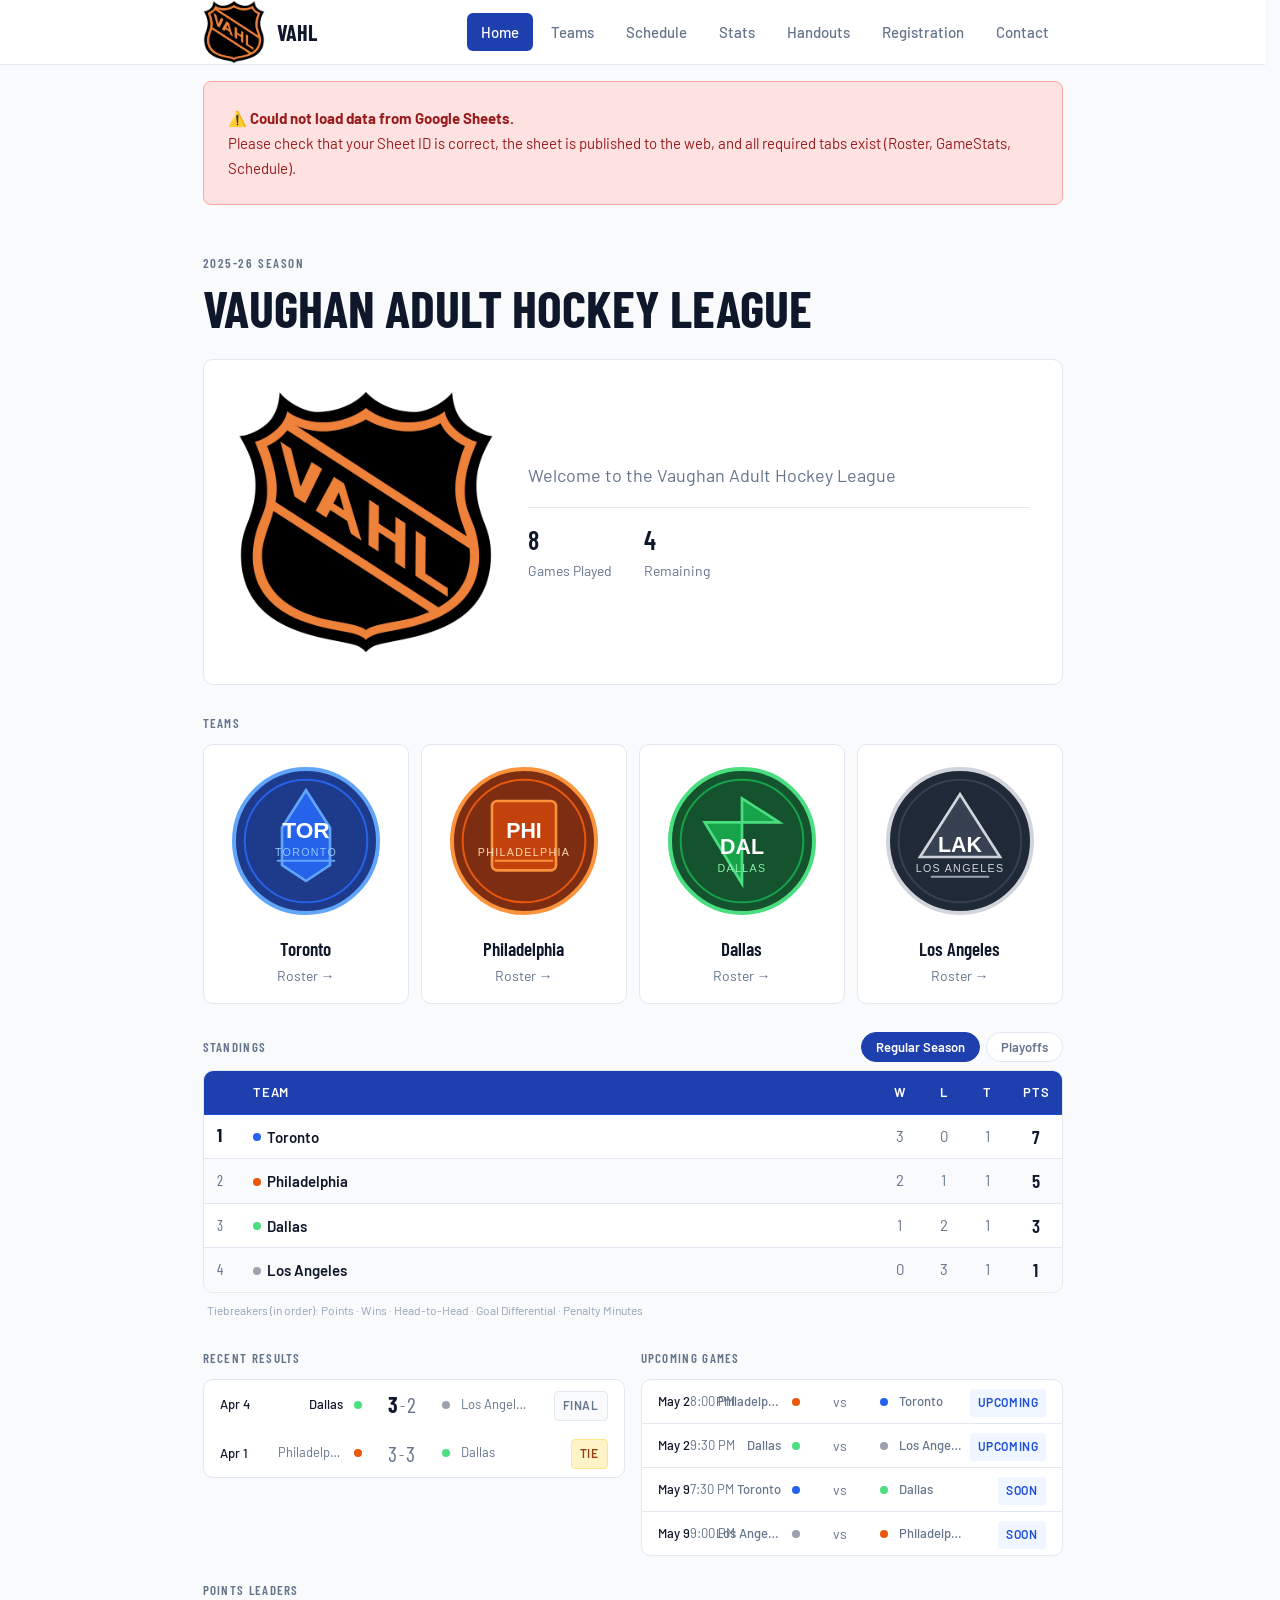
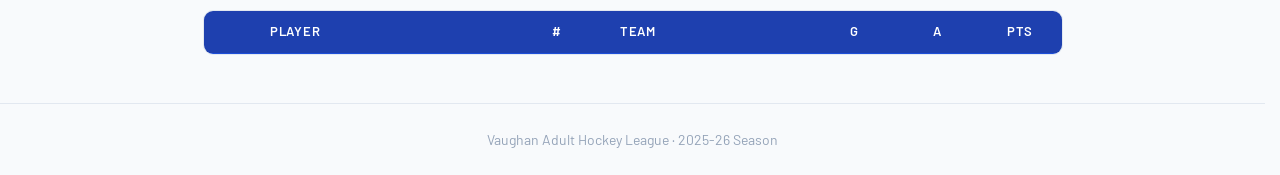
<file: index.html>
<!DOCTYPE html>
<html lang="en">
<head>
  <meta charset="UTF-8"/>
  <meta name="viewport" content="width=device-width, initial-scale=1.0"/>
  <title>Vaughan Adult Hockey League</title>
    <link rel="icon" type="image/x-icon" href="favicon.ico"/>
  <link rel="icon" type="image/png" sizes="32x32" href="icons/icon-32x32.png"/>
  <link rel="icon" type="image/png" sizes="16x16" href="icons/icon-16x16.png"/>
  <link rel="apple-touch-icon" sizes="180x180" href="icons/icon-180x180.png"/>
  <link rel="apple-touch-icon" sizes="167x167" href="icons/icon-167x167.png"/>
  <link rel="apple-touch-icon" sizes="152x152" href="icons/icon-152x152.png"/>
  <link rel="apple-touch-icon" sizes="120x120" href="icons/icon-120x120.png"/>
  <link rel="manifest" href="site.webmanifest"/>
  <meta name="theme-color" content="#1e40af"/>
  <!-- SEO Meta Tags -->
  <meta name="description" content="Official website of the Vaughan Adult Hockey League (VAHL) — standings, stats, schedules, rosters, and more."/>
  <meta name="keywords" content="Vaughan Adult Hockey League, VAHL, adult hockey, hockey league, Vaughan, Ontario, hockey standings, hockey stats, hockey schedule"/>
  <meta name="author" content="Vaughan Adult Hockey League"/>
  <meta name="robots" content="index, follow"/>

  <!-- Open Graph / Social Media -->
  <meta property="og:type" content="website"/>
  <meta property="og:site_name" content="Vaughan Adult Hockey League"/>
  <meta property="og:title" content="Vaughan Adult Hockey League"/>
  <meta property="og:description" content="Official website of the Vaughan Adult Hockey League (VAHL) — standings, stats, schedules, rosters, and more."/>
  <meta property="og:image" content="https://vaughan-adult-hockey-league.github.io/logos/vahl-logo.svg"/>
  <meta property="og:url" content="https://vaughan-adult-hockey-league.github.io/index.html"/>

  <!-- Twitter Card -->
  <meta name="twitter:card" content="summary"/>
  <meta name="twitter:title" content="Vaughan Adult Hockey League"/>
  <meta name="twitter:description" content="Official website of the Vaughan Adult Hockey League (VAHL) — standings, stats, schedules, rosters, and more."/>
  <meta name="twitter:image" content="https://vaughan-adult-hockey-league.github.io/logos/vahl-logo.svg"/>

  <!-- Canonical URL -->
  <link rel="canonical" href="https://vaughan-adult-hockey-league.github.io/index.html"/>
  <meta name="msapplication-TileColor" content="#1e40af"/>
  <meta name="msapplication-TileImage" content="icons/icon-144x144.png"/>
  <link rel="stylesheet" href="css/style.css"/>
  <script>
    // vahl_awards_show_inline
    // Synchronously hide Awards link ONLY if explicitly set to '0'
    // If '1' → stays visible. If null (first load) → stays visible, applyAwardsVisibility will correct if needed
    if (sessionStorage.getItem('vahl_awards_show') === '0') {
      document.addEventListener('DOMContentLoaded', function() {
        var link = document.getElementById('awards-nav-link');
        if (link) link.style.display = 'none';
      });
    }
  </script>

</head>
<body>

<nav class="site-nav">
  <div class="container nav-inner">
    <a class="nav-logo" href="index.html">
      <img src="logos/vahl-logo.svg" alt="VAHL"/>
      VAHL
    </a>
    <button class="nav-burger" onclick="toggleNav()" aria-label="Menu">
      <span></span><span></span><span></span>
    </button>
    <div class="nav-links" id="nav-links">
      <a class="nav-link active" href="index.html">Home</a>
      <a class="nav-link" href="teams.html">Teams</a>
      <a class="nav-link" href="schedule.html">Schedule</a>
      <a class="nav-link" href="stats.html">Stats</a>
      <a class="nav-link" id="awards-nav-link" href="awards.html"><span style="display:inline-flex;align-items:center;gap:4px;">🏆 Awards</span></a>
      <a class="nav-link" href="handouts.html">Handouts</a>
      <a class="nav-link" href="registration.html">Registration</a>
      <a class="nav-link" href="contact.html">Contact</a>
    </div>
  </div>
</nav>

<main class="container">
  <div class="page-header">
    <p class="eyebrow"><span class="season-label">VAHL Season</span><script>(function(){var s=sessionStorage.getItem('vahl_season_label');if(s){var els=document.querySelectorAll('.season-label');els[els.length-1].textContent=s;}})()</script></p>
    <h1 class="hero-league-name">VAUGHAN ADULT HOCKEY LEAGUE</h1>
  </div>

  <div class="hero-block" style="display:flex;align-items:center;gap:2rem;flex-wrap:wrap;">
    <img src="logos/vahl-logo.svg" alt="VAHL Logo" style="width:260px;height:260px;flex-shrink:0;"/>
    <div style="flex:1;min-width:200px;">
      <p style="font-size:18px;color:var(--text-muted);margin-bottom:1rem;">Welcome to the Vaughan Adult Hockey League</p>
      <div class="hero-meta" style="margin-top:0;padding-top:1rem;border-top:1px solid var(--border);">
        <div class="hero-meta-item"><strong id="stat-gp">–</strong><span>Games Played</span></div>
        <div class="hero-meta-item"><strong id="stat-remaining">–</strong><span>Remaining</span></div>
      </div>
    </div>
  </div>

  <!-- ANNOUNCEMENT BANNER -->
  <div id="announcement-banner" style="display:none;margin-bottom:1.5rem;"></div>

  <!-- TEAM GRID -->
  <p class="section-label" style="margin-top:1.75rem;">Teams</p>
  <div style="display:grid;grid-template-columns:repeat(4,1fr);gap:0.75rem;margin-bottom:1.75rem;" id="teams-grid"></div>

  <!-- STANDINGS -->
  <div style="display:flex;align-items:center;justify-content:space-between;flex-wrap:wrap;gap:0.5rem;margin-bottom:0.5rem;">
    <p class="section-label" style="margin:0;">Standings</p>
    <div class="season-toggle" style="margin:0;" id="home-season-toggle">
      <button class="s-btn active" onclick="setHomeSeason('regular',this)">Regular Season</button>
      <button class="s-btn" onclick="setHomeSeason('playoff',this)">Playoffs</button>
    </div>
  </div>
  <div class="standings-card" style="margin-bottom:0.5rem;">
    <table class="data-table" style="width:100%;">
      <thead id="standings-head">
        <tr>
          <th class="left" style="width:36px;"></th>
          <th class="left">Team</th>
          <th style="width:44px;">W</th>
          <th style="width:44px;">L</th>
          <th style="width:44px;">T</th>
          <th style="width:52px;">PTS</th>
        </tr>
      </thead>
      <tbody id="standings-body"></tbody>
    </table>
  </div>
  <p id="tiebreaker-text" style="font-size:12px;color:var(--text-faint);margin-bottom:1.75rem;padding:0 0.25rem;">
    Tiebreakers (in order): Points · Wins · Head-to-Head · Goal Differential · Penalty Minutes
  </p>

  <!-- RESULTS + UPCOMING -->
  <div class="two-col">
    <div>
      <p class="section-label">Recent Results</p>
      <div class="card" id="recent-results"></div>
    </div>
    <div>
      <p class="section-label">Upcoming Games</p>
      <div class="card" id="upcoming-games"></div>
    </div>
  </div>

  <!-- POINTS LEADERS -->
  <div style="display:flex;align-items:center;justify-content:space-between;flex-wrap:wrap;gap:0.5rem;margin-bottom:0.5rem;">
    <p class="section-label" style="margin:0;">Points Leaders</p>
  </div>
  <div class="card" style="margin-bottom:2rem;overflow-x:auto;">
    <table class="data-table" style="min-width:420px;">
      <thead>
        <tr>
          <th class="left" style="width:28px;"></th>
          <th class="left" style="width:150px;">Player</th>
          <th class="left" style="width:36px;">#</th>
          <th class="left" style="width:110px;">Team</th>
          <th style="width:44px;">G</th>
          <th style="width:44px;">A</th>
          <th style="width:44px;">PTS</th>
        </tr>
      </thead>
      <tbody id="leaders-body"></tbody>
    </table>
  </div>
</main>

<footer class="site-footer">
  <div class="container">Vaughan Adult Hockey League · <span class="season-label">VAHL Season</span><script>(function(){var s=sessionStorage.getItem('vahl_season_label');if(s){var els=document.querySelectorAll('.season-label');els[els.length-1].textContent=s;}})()</script></div>
</footer>

<script src="js/data.js"></script>
<script>
function toggleNav() {
  document.getElementById('nav-links').classList.toggle('open');
}

function teamLogo(team) {
  const map = { 'Toronto':'toronto','Philadelphia':'philadelphia','Los Angeles':'losangeles','Dallas':'dallas' };
  return `logos/${map[team]}.svg`;
}


  function shortDate(d) {
    if (!d) return d;
    // Remove ", YYYY" or " YYYY" from end
    return String(d).replace(/,?\s*\d{4}$/, '').trim();
  }

let _homeData = null;
let _homeSeason = 'regular';
let _roundRobin = {};

function setHomeSeason(type, btn) {
  _homeSeason = type;
  document.querySelectorAll('#home-season-toggle .s-btn').forEach(b => {
    b.className = 's-btn' + (b === btn ? (type === 'playoff' ? ' active-playoff' : ' active') : '');
  });
  const tb = document.getElementById('tiebreaker-text');
  if (tb) {
    tb.textContent = type === 'playoff'
      ? 'Tiebreakers (in order): Points Won in Round Robin · Wins · Head-to-Head · Goal Differential · Penalty Minutes'
      : 'Tiebreakers (in order): Points · Wins · Head-to-Head · Goal Differential · Penalty Minutes';
  }
  renderHomeStandings();
  renderHomeLeaders();
}

function renderHomeStandings() {
  const { roster, gameStats, schedule } = _homeData;
  const teams = buildTeams(schedule, _homeSeason);
  const skaterRoster = (roster||[]).filter(p => (p.Pos||"").toUpperCase() !== "G");
  const skaters = aggregateSkaters(skaterRoster, gameStats, schedule, _homeSeason);
  const goalieRoster = (roster||[]).filter(p => (p.Pos||"").toUpperCase() === "G");
  const goalies = aggregateGoalies(goalieRoster, gameStats, schedule, _homeSeason);
  const isPlayoff = _homeSeason === 'playoff';

  // For playoffs, sort by RPTS then W then PTS; for regular use standingsSort
  let sorted;
  if (isPlayoff && Object.keys(_roundRobin).length) {
    sorted = [...teams].map(t => ({
      ...t,
      RPTS: Number(_roundRobin[t.Team] || 0),
      DIFF: (t.GF||0) - (t.GA||0),
    })).sort((a,b) => b.RPTS - a.RPTS || b.W - a.W || b.PTS - a.PTS || b.DIFF - a.DIFF);
  } else {
    sorted = standingsSort(teams, schedule, skaters, goalies);
  }

  // Update standings table header for playoff RPTS column
  const standingsHead = document.getElementById('standings-head');
  if (standingsHead) {
    standingsHead.innerHTML = isPlayoff
      ? `<tr>
          <th class="left" style="width:36px;"></th>
          <th class="left">Team</th>
          <th style="width:44px;">W</th>
          <th style="width:44px;">L</th>
          <th style="width:44px;">T</th>
          <th style="width:68px;padding-right:1rem;" title="Round Robin Points">RR PTS</th>
        </tr>`
      : `<tr>
          <th class="left" style="width:36px;"></th>
          <th class="left">Team</th>
          <th style="width:44px;">W</th>
          <th style="width:44px;">L</th>
          <th style="width:44px;">T</th>
          <th style="width:52px;">PTS</th>
        </tr>`;
  }

  document.getElementById('standings-body').innerHTML = sorted.map((t,i) => {
    const rpts = Number(_roundRobin[t.Team] || 0);
    return `<tr>
      <td class="left"><span class="rank-num ${i===0?'rank-1':''}">${i+1}</span></td>
      <td class="left"><a href="roster.html?team=${encodeURIComponent(t.Team)}" style="display:inline-flex;align-items:center;color:var(--text);text-decoration:none;font-weight:600;" onmouseover="this.style.color='#1e40af'" onmouseout="this.style.color='var(--text)'">${teamDot(t.Team)}${t.Team}</a></td>
      <td>${t.W}</td><td>${t.L}</td><td>${t.T ?? 0}</td>
      ${isPlayoff ? `<td style="padding-right:1rem;"><span class="stat-hi">${rpts}</span></td>` : `<td><span class="stat-hi">${t.PTS}</span></td>`}
    </tr>`;
  }).join('');
}

function renderHomeLeaders() {
  const { roster, gameStats, schedule } = _homeData;
  const skaterRoster = (roster||[]).filter(p => (p.Pos||"").toUpperCase() !== "G");
  const skaters = aggregateSkaters(skaterRoster, gameStats, schedule, _homeSeason);
  const topSkaters = [...skaters].sort((a,b) => {
    if (Number(b.PTS||0) !== Number(a.PTS||0)) return Number(b.PTS||0) - Number(a.PTS||0);
    if (Number(b.G||0) !== Number(a.G||0)) return Number(b.G||0) - Number(a.G||0);
    return Number(a.PIM||0) - Number(b.PIM||0);
  }).slice(0,5);
  document.getElementById('leaders-body').innerHTML = topSkaters.map((p,i) => `
    <tr style="${i%2===1?'background:var(--bg);':''}">
      <td class="left" style="padding-top:0.3rem;padding-bottom:0.3rem;"><span class="${i===0?'rank-1':'rank-num'}">${i+1}</span></td>
      <td class="left" style="padding-top:0.3rem;padding-bottom:0.3rem;"><a href="player.html?name=${encodeURIComponent(p.Name)}&team=${encodeURIComponent(p.Team)}" style="font-weight:500;color:var(--text);text-decoration:none;" onmouseover="this.style.color='#1e40af'" onmouseout="this.style.color='var(--text)'">${p.Name}</a></td>
      <td class="left" style="padding-top:0.3rem;padding-bottom:0.3rem;"><span class="jersey-num">${p.Jersey||'–'}</span></td>
      <td class="left" style="padding-top:0.3rem;padding-bottom:0.3rem;font-size:13px;"><a href="roster.html?team=${encodeURIComponent(p.Team)}" style="display:inline-flex;align-items:center;gap:5px;color:var(--text);text-decoration:none;" onmouseover="this.style.color='#1e40af'" onmouseout="this.style.color='var(--text)'">${teamDot(p.Team)}${p.Team}</a></td>
      <td style="padding-top:0.3rem;padding-bottom:0.3rem;">${p.G}</td>
      <td style="padding-top:0.3rem;padding-bottom:0.3rem;">${p.A}</td>
      <td style="padding-top:0.3rem;padding-bottom:0.3rem;"><span class="stat-hi">${p.PTS}</span></td>
    </tr>
  `).join('');
}

async function init() {
  const [data, announcement] = await Promise.all([loadData(), fetchAnnouncement()]);
  applyAwardsVisibility(data);
  _homeData = data;
  _roundRobin = data.roundRobin || {};

  // Show announcement if present
  if (announcement.text) {
    const banner = document.getElementById('announcement-banner');
    const fontSize = Number(announcement.fontSize) || 15;
    const align = ['left','center','right'].includes(announcement.align) ? announcement.align : 'left';
    // Convert \n literal in sheet text to <br> for line breaks
    const formattedText = announcement.text.replace(/\\n/g, '<br>').replace(/\n/g, '<br>');
    const imgHtml = announcement.image
      ? `<img src="images/${announcement.image}" alt="Announcement" class="announcement-img" onerror="this.style.display='none'"/>`
      : '';
    banner.innerHTML = `
      <div style="background:var(--surface);border:1px solid var(--border);border-radius:var(--radius);padding:1.25rem 1.5rem;">
        <p style="font-size:${fontSize}px;color:var(--text);margin:0;line-height:1.6;text-align:${align};">${formattedText}</p>
        ${imgHtml}
      </div>`;
    banner.style.display = '';
  }

  const { teams, skaters, schedule } = data;

  // Played / remaining
  const played = schedule.filter(g => g.Status !== 'Upcoming').length;
  const remaining = schedule.filter(g => g.Status === 'Upcoming').length;
  document.getElementById('stat-gp').textContent = played;
  document.getElementById('stat-remaining').textContent = remaining;

  // Team grid (always all games)
  const sorted = standingsSort(teams, schedule, data.skaters, data.goalies);
  document.getElementById('teams-grid').innerHTML = sorted.map(t => `
    <a href="roster.html?team=${encodeURIComponent(t.Team)}" style="text-decoration:none;">
      <div style="background:var(--surface);border:1px solid var(--border);border-radius:var(--radius);padding:1rem;text-align:center;transition:border-color 0.15s;" onmouseover="this.style.borderColor='#94a3b8'" onmouseout="this.style.borderColor='var(--border)'">
        <img src="${teamLogo(t.Team)}" alt="${t.Team}" style="width:160px;height:160px;margin:0 auto 0.75rem;display:block;"/>
        <div style="font-family:'Barlow Condensed',sans-serif;font-size:19px;font-weight:600;">${t.Team}</div>
        <div style="font-size:14px;color:var(--text-muted);">Roster →</div>
      </div>
    </a>
  `).join('');

  // Standings and leaders (filtered by season type)
  renderHomeStandings();
  renderHomeLeaders();

  // Recent results
  const playedGames = schedule.filter(g => g.Status !== 'Upcoming');
  const seenDates = [];
  playedGames.forEach(g => { if (!seenDates.includes(g.Date)) seenDates.push(g.Date); });
  const lastTwoDates = seenDates.slice(-2);
  const results = playedGames.filter(g => lastTwoDates.includes(g.Date));
  document.getElementById('recent-results').innerHTML = results.map(g => {
    const isTie = g.Status === 'Tie' || (Number(g.HomeScore) === Number(g.AwayScore) && g.HomeScore !== '');
    const awayWin = !isTie && Number(g.AwayScore) > Number(g.HomeScore);
    const homeWin = !isTie && Number(g.HomeScore) > Number(g.AwayScore);
    const boxUrl = `boxscore.html?date=${encodeURIComponent(g.Date)}&home=${encodeURIComponent(g.Home)}&away=${encodeURIComponent(g.Away)}`;
    const dot = (team, side) => `<span style="width:8px;height:8px;border-radius:50%;background:${TEAM_COLORS[team]?.primary || '#999'};display:inline-block;margin-${side}:6px;flex-shrink:0;"></span>`;
    return `<a href="${boxUrl}" style="text-decoration:none;display:block;" class="game-row-link">
      <div class="game-row" style="cursor:pointer;">
        <div class="game-date-col"><strong>${shortDate(g.Date)}</strong></div>
        <div class="game-team-col away"><span class="${awayWin?'winner':'loser'}" style="font-size:13px;">${g.Away}</span>${dot(g.Away,'left')}</div>
        <div class="game-score"><span class="${awayWin?'winner':'loser'}">${g.AwayScore}</span><span class="score-sep">–</span><span class="${homeWin?'winner':'loser'}">${g.HomeScore}</span></div>
        <div class="game-team-col">${dot(g.Home,'right')}<span class="${homeWin?'winner':'loser'}" style="font-size:13px;">${g.Home}</span></div>
        <div class="game-status"><span class="badge badge-${isTie?'tie':'final'}">${isTie?'Tie':g.Status}</span></div>
      </div>
    </a>`;
  }).join('');

  // Upcoming
  const upcoming = schedule.filter(g => g.Status === 'Upcoming').slice(0,4);
  const firstDate = upcoming.length ? upcoming[0].Date : null;
  document.getElementById('upcoming-games').innerHTML = upcoming.map((g) => {
    const dot = (team, side) => `<span style="width:8px;height:8px;border-radius:50%;background:${TEAM_COLORS[team]?.primary || '#999'};display:inline-block;margin-${side}:6px;flex-shrink:0;"></span>`;
    return `<div class="game-row">
      <div class="game-date-col"><strong>${shortDate(g.Date)}</strong>${g.Time}</div>
      <div class="game-team-col away"><a href="roster.html?team=${encodeURIComponent(g.Away)}" style="font-size:13px;color:var(--text-muted);text-decoration:none;" onmouseover="this.style.color='#1e40af'" onmouseout="this.style.color='var(--text-muted)'">${g.Away}</a>${dot(g.Away,'left')}</div>
      <div class="game-score" style="font-size:14px;color:var(--text-muted);font-weight:400;font-family:'Barlow',sans-serif;">vs</div>
      <div class="game-team-col">${dot(g.Home,'right')}<a href="roster.html?team=${encodeURIComponent(g.Home)}" style="font-size:13px;color:var(--text-muted);text-decoration:none;" onmouseover="this.style.color='#1e40af'" onmouseout="this.style.color='var(--text-muted)'">${g.Home}</a></div>
      <div class="game-status"><span class="badge badge-upcoming">${g.Date === firstDate ? 'Upcoming' : 'Soon'}</span></div>
    </div>`;
  }).join('');
}

init();

  // Apply dynamic season label from Google Sheet
  fetchSeason().then(s => {
    const label = s + ' Season';
    document.querySelectorAll('.season-label').forEach(el => el.textContent = label);
  });

</script>
</body>
</html>
</file>
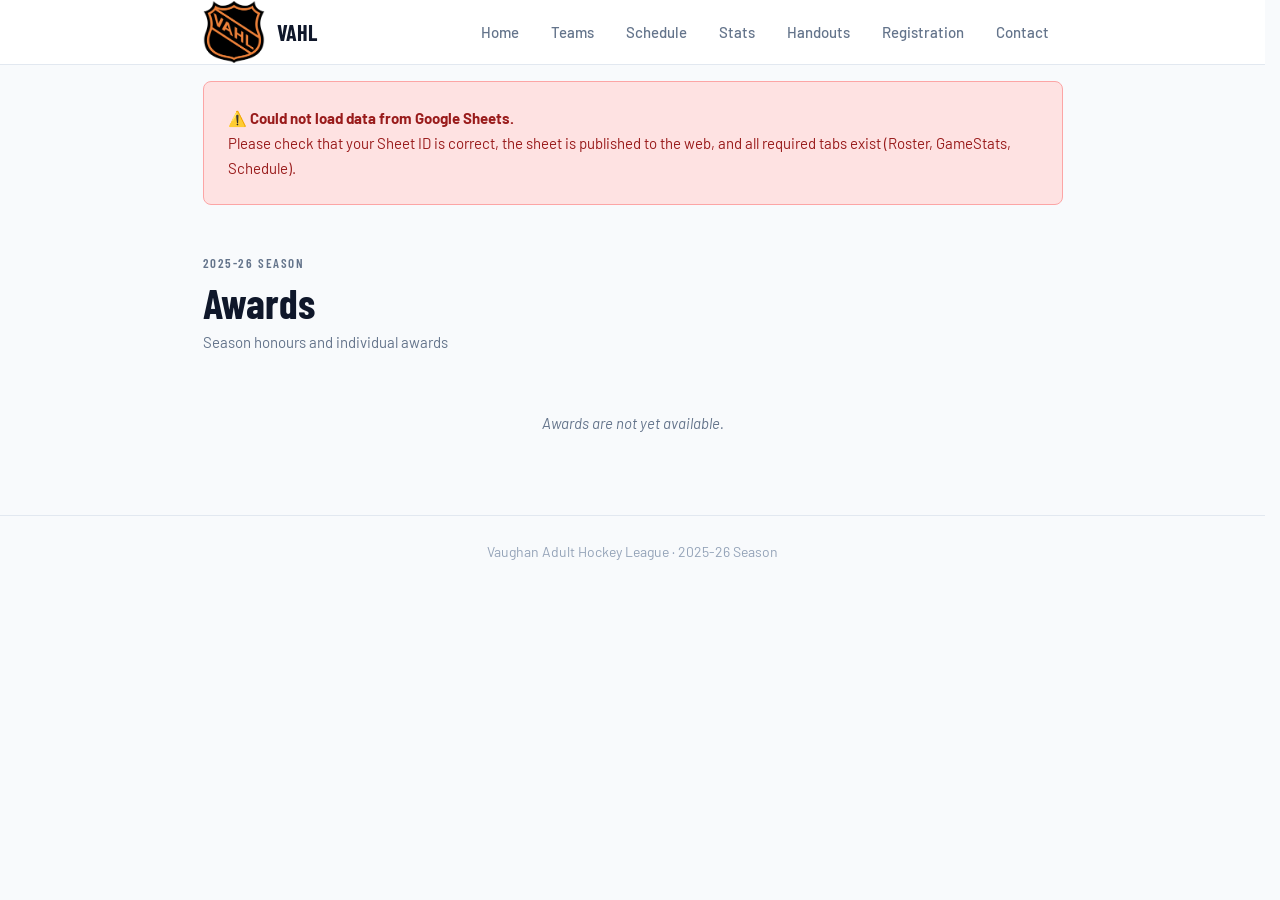
<file: awards.html>
<!DOCTYPE html>
<html lang="en">
<head>
  <meta charset="UTF-8"/>
  <meta name="viewport" content="width=device-width, initial-scale=1.0"/>
  <title>Awards — VAHL</title>
  <link rel="icon" type="image/x-icon" href="favicon.ico"/>
  <link rel="icon" type="image/png" sizes="32x32" href="icons/icon-32x32.png"/>
  <link rel="icon" type="image/png" sizes="16x16" href="icons/icon-16x16.png"/>
  <link rel="apple-touch-icon" sizes="180x180" href="icons/icon-180x180.png"/>
  <link rel="manifest" href="site.webmanifest"/>
  <meta name="theme-color" content="#1e40af"/>
  <!-- SEO Meta Tags -->
  <meta name="description" content="Season and playoff awards for the Vaughan Adult Hockey League — trophies, top scorers, and more."/>
  <meta name="keywords" content="Vaughan Adult Hockey League, VAHL, adult hockey, hockey league, Vaughan, Ontario, hockey standings, hockey stats, hockey schedule"/>
  <meta name="author" content="Vaughan Adult Hockey League"/>
  <meta name="robots" content="index, follow"/>

  <!-- Open Graph / Social Media -->
  <meta property="og:type" content="website"/>
  <meta property="og:site_name" content="Vaughan Adult Hockey League"/>
  <meta property="og:title" content="Awards — Vaughan Adult Hockey League"/>
  <meta property="og:description" content="Season and playoff awards for the Vaughan Adult Hockey League — trophies, top scorers, and more."/>
  <meta property="og:image" content="https://vaughan-adult-hockey-league.github.io/logos/vahl-logo.svg"/>
  <meta property="og:url" content="https://vaughan-adult-hockey-league.github.io/awards.html"/>

  <!-- Twitter Card -->
  <meta name="twitter:card" content="summary"/>
  <meta name="twitter:title" content="Awards — Vaughan Adult Hockey League"/>
  <meta name="twitter:description" content="Season and playoff awards for the Vaughan Adult Hockey League — trophies, top scorers, and more."/>
  <meta name="twitter:image" content="https://vaughan-adult-hockey-league.github.io/logos/vahl-logo.svg"/>

  <!-- Canonical URL -->
  <link rel="canonical" href="https://vaughan-adult-hockey-league.github.io/awards.html"/>
  <link rel="stylesheet" href="css/style.css"/>
  <style>
    .award-card {
      background: var(--surface);
      border: 1px solid var(--border);
      border-radius: var(--radius);
      padding: 1.5rem;
      margin-bottom: 1.25rem;
      display: flex;
      align-items: flex-start;
      gap: 1.25rem;
    }
    .award-icon {
      font-size: 36px;
      flex-shrink: 0;
      line-height: 1;
      margin-top: 2px;
    }
    .award-body { flex: 1; min-width: 0; }
    .award-name {
      font-family: 'Barlow Condensed', sans-serif;
      font-size: 20px;
      font-weight: 700;
      color: var(--text);
      margin-bottom: 2px;
    }
    .award-desc {
      font-size: 13px;
      color: var(--text-muted);
      margin-bottom: 0.75rem;
    }
    .award-winner {
      font-family: 'Barlow Condensed', sans-serif;
      font-size: 28px;
      font-weight: 700;
      color: #1e40af;
      line-height: 1.1;
    }
    .award-winner-sub {
      font-size: 13px;
      color: var(--text-muted);
      margin-top: 3px;
    }
    .award-winner a {
      color: #1e40af;
      text-decoration: none;
    }
    .award-winner a:hover { text-decoration: underline; }
    .award-team-dot {
      display: inline-block;
      width: 10px;
      height: 10px;
      border-radius: 50%;
      margin-right: 6px;
      vertical-align: middle;
      flex-shrink: 0;
    }
    .lady-byng-list {
      display: flex;
      flex-wrap: wrap;
      gap: 8px;
      margin-top: 4px;
    }
    .lady-byng-player {
      background: #eff6ff;
      border: 1px solid #bfdbfe;
      border-radius: 20px;
      padding: 4px 12px;
      font-size: 13px;
      font-weight: 500;
      color: #1e40af;
    }
    .not-available {
      color: var(--text-muted);
      font-size: 15px;
      font-style: italic;
      padding: 2rem 0;
      text-align: center;
    }
    @media (max-width: 640px) {
      .award-card { flex-direction: column; gap: 0.75rem; }
      .award-icon { font-size: 28px; }
      .award-winner { font-size: 22px; }
    }
  </style>

</head>
<body>

<nav class="site-nav">
  <div class="container nav-inner">
    <a class="nav-logo" href="index.html"><img src="logos/vahl-logo.svg" alt="VAHL"/>VAHL</a>
    <button class="nav-burger" onclick="toggleNav()" aria-label="Menu"><span></span><span></span><span></span></button>
    <div class="nav-links" id="nav-links">
      <a class="nav-link" href="index.html">Home</a>
      <a class="nav-link" href="teams.html">Teams</a>
      <a class="nav-link" href="schedule.html">Schedule</a>
      <a class="nav-link" href="stats.html">Stats</a>
      <a class="nav-link active" id="awards-nav-link" href="awards.html"><span style="display:inline-flex;align-items:center;gap:4px;">🏆 Awards</span></a>
      <a class="nav-link" href="handouts.html">Handouts</a>
      <a class="nav-link" href="registration.html">Registration</a>
      <a class="nav-link" href="contact.html">Contact</a>
    </div>
  </div>
</nav>

<main class="container">
  <div class="page-header">
    <p class="eyebrow"><span class="season-label">2025-26 Season</span><script>(function(){var s=sessionStorage.getItem('vahl_season_label');if(s){var els=document.querySelectorAll('.season-label');els[els.length-1].textContent=s;}})()</script></p>
    <h1 class="page-title">Awards</h1>
    <p class="page-sub">Season honours and individual awards</p>
  </div>

  <div id="loading" style="padding:2rem 0;color:var(--text-muted);">Loading awards data…</div>
  <div id="content" style="display:none;">

    <!-- SEASON TOGGLE -->
    <div class="season-toggle" id="awards-toggle">
      <button class="s-btn active" onclick="setAwardsSeason('regular',this)">Regular Season</button>
      <button class="s-btn" onclick="setAwardsSeason('playoff',this)">Playoffs</button>
    </div>

    <!-- REGULAR SEASON AWARDS -->
    <div id="regular-awards"></div>

    <!-- PLAYOFF AWARDS -->
    <div id="playoff-awards" style="display:none;"></div>

  </div>
  <div id="no-data" style="display:none;" class="not-available">Awards are not yet available.</div>
</main>

<footer class="site-footer">
  <div class="container">Vaughan Adult Hockey League · <span class="season-label">2025-26 Season</span><script>(function(){var s=sessionStorage.getItem('vahl_season_label');if(s){var els=document.querySelectorAll('.season-label');els[els.length-1].textContent=s;}})()</script></div>
</footer>

<script src="js/data.js"></script>
<script>
function toggleNav() { document.getElementById('nav-links').classList.toggle('open'); }

let _awardsData = null;
let _awardsSeason = 'regular';

function setAwardsSeason(type, btn) {
  _awardsSeason = type;
  document.querySelectorAll('#awards-toggle .s-btn').forEach(b => {
    b.className = 's-btn' + (b === btn ? (type === 'playoff' ? ' active-playoff' : ' active') : '');
  });
  document.getElementById('regular-awards').style.display = type === 'regular' ? '' : 'none';
  document.getElementById('playoff-awards').style.display  = type === 'playoff'  ? '' : 'none';
}

function playerLink(name, team) {
  return `<a href="player.html?name=${encodeURIComponent(name)}&team=${encodeURIComponent(team)}">${name}</a>`;
}

function teamDotHtml(team) {
  const color = TEAM_COLORS[team]?.primary || '#999';
  return `<span class="award-team-dot" style="background:${color};"></span>`;
}

function awardCard(icon, name, desc, winnerHtml, subHtml) {
  return `
    <div class="award-card">
      <div class="award-icon">${icon}</div>
      <div class="award-body">
        <div class="award-name">${name}</div>
        <div class="award-desc">${desc}</div>
        <div class="award-winner">${winnerHtml}</div>
        ${subHtml ? `<div class="award-winner-sub">${subHtml}</div>` : ''}
      </div>
    </div>`;
}

function buildRegularAwards(data) {
  const { roster, gameStats, schedule } = data;

  const skaterRoster = (roster||[]).filter(p => (p.Pos||"").toUpperCase() !== "G");
  const skaters = aggregateSkaters(skaterRoster, gameStats, schedule, 'regular');
  const goalieRoster = (roster||[]).filter(p => (p.Pos||"").toUpperCase() === "G");
  const goalies = aggregateGoalies(goalieRoster, gameStats, schedule, 'regular');
  const teams   = buildTeams(schedule, 'regular');
  const sorted  = standingsSort(teams, schedule, skaters, goalies);

  let html = '';

  // 1. President's Trophy — 1st place team
  const first = sorted[0];
  if (first) {
    html += awardCard('🏆', "President's Trophy",
      'Awarded to the team that finishes first overall in the regular season standings.',
      `${teamDotHtml(first.Team)}<a href="roster.html?team=${encodeURIComponent(first.Team)}">${first.Team}</a>`,
      `${first.W}W · ${first.L}L · ${first.T}T · ${first.PTS} pts`
    );
  }

  // Helper: render one or more winners
  function winnersHtml(winners, statLine) {
    if (winners.length === 1) {
      const p = winners[0];
      return { winner: `${teamDotHtml(p.Team)}${playerLink(p.Name, p.Team)}`, sub: statLine(p) };
    }
    const winnerStr = winners.map(p =>
      `<div style="margin-bottom:4px;">${teamDotHtml(p.Team)}${playerLink(p.Name, p.Team)}<span style="font-size:13px;color:var(--text-muted);margin-left:6px;">${statLine(p)}</span></div>`
    ).join('');
    return { winner: winnerStr, sub: 'Tied award — shared by ' + winners.length + ' players' };
  }

  // Helper: apply PIM tiebreaker then return all still-tied players
  function breakTieByPIM(candidates) {
    const minPIM = Math.min(...candidates.map(p => Number(p.PIM || 0)));
    return candidates.filter(p => Number(p.PIM || 0) === minPIM);
  }

  // 2. Maurice "Rocket" Richard Trophy — Most goals, tiebreaker: fewest PIM
  const sortedGoals = [...skaters].sort((a,b) => b.G - a.G);
  const topGoalsVal = sortedGoals[0]?.G || 0;
  const topGoalsTied = sortedGoals.filter(p => p.G === topGoalsVal && topGoalsVal > 0);
  const topGoalsWinners = breakTieByPIM(topGoalsTied);
  if (topGoalsWinners.length) {
    const w = winnersHtml(topGoalsWinners, p => `${p.G}G · ${p.PIM} PIM · ${p.Team}`);
    html += awardCard('🎯', 'Maurice "Rocket" Richard Trophy',
      'Awarded to the player(s) with the most goals. Tiebreaker: fewest penalty minutes.',
      w.winner, w.sub);
  }

  // 3. Art Ross Trophy — Most points, tiebreaker: most goals then fewest PIM
  const sortedPts = [...skaters].sort((a,b) => b.PTS - a.PTS);
  const topPtsVal = sortedPts[0]?.PTS || 0;
  const topPtsTied = sortedPts.filter(p => p.PTS === topPtsVal && topPtsVal > 0);
  // Tiebreaker 1: most goals
  const topPtsMaxG = Math.max(...topPtsTied.map(p => p.G));
  const topPtsAfterG = topPtsTied.filter(p => p.G === topPtsMaxG);
  // Tiebreaker 2: fewest PIM
  const topPtsWinners = breakTieByPIM(topPtsAfterG);
  if (topPtsWinners.length) {
    const w = winnersHtml(topPtsWinners, p => `${p.PTS} pts (${p.G}G + ${p.A}A) · ${p.PIM} PIM · ${p.Team}`);
    html += awardCard('📊', 'Art Ross Trophy',
      'Awarded to the player(s) with the most points. Tiebreaker: most goals, then fewest penalty minutes.',
      w.winner, w.sub);
  }

  // 4. James Norris Memorial Trophy — D-man most points, tiebreaker: most goals then fewest PIM
  const defencemen = skaters.filter(p => p.Pos === 'D');
  const sortedDef = [...defencemen].sort((a,b) => b.PTS - a.PTS);
  const topDefVal = sortedDef[0]?.PTS || 0;
  const topDefTied = sortedDef.filter(p => p.PTS === topDefVal && topDefVal > 0);
  const topDefMaxG = Math.max(...topDefTied.map(p => p.G));
  const topDefAfterG = topDefTied.filter(p => p.G === topDefMaxG);
  const topDefWinners = breakTieByPIM(topDefAfterG);
  if (topDefWinners.length) {
    const w = winnersHtml(topDefWinners, p => `${p.PTS} pts (${p.G}G + ${p.A}A) · ${p.PIM} PIM · Defence · ${p.Team}`);
    html += awardCard('🛡️', 'James Norris Memorial Trophy',
      'Awarded to the defenceman(s) with the most points. Tiebreaker: most goals, then fewest penalty minutes.',
      w.winner, w.sub);
  } else {
    html += awardCard('🛡️', 'James Norris Memorial Trophy',
      'Awarded to the defenceman with the most points in the regular season.',
      '<span style="color:var(--text-muted);">No defencemen found in roster</span>', '');
  }

  // 5. Vezina Trophy — Lowest GAA (min 12 GP), tiebreaker: W then SO then fewest PIM
  // GAA is compared rounded to 2 decimal places to avoid float precision issues
  // (e.g. 59/20=2.9500 and 56/19=2.9473 both display as 2.95 but differ as floats)
  const eligibleGoalies = goalies.filter(g => (g.W + g.L + g.T) >= 12);
  if (eligibleGoalies.length === 0) {
    html += awardCard('🥅', 'Vezina Trophy',
      'Awarded to the goalie with the lowest GAA (minimum 12 games played). Tiebreaker: most wins, most shutouts, fewest PIM.',
      '<span style="color:var(--text-muted);">No goalies have played the minimum 12 games yet</span>', '');
  } else {
    const sortedGoalies = [...eligibleGoalies].sort((a,b) => {
      const aGAA = Math.round(a.GAA * 100);
      const bGAA = Math.round(b.GAA * 100);
      if (aGAA !== bGAA) return aGAA - bGAA;
      if (b.W !== a.W) return b.W - a.W;
      if (b.SO !== a.SO) return b.SO - a.SO;
      return Number(a.PIM||0) - Number(b.PIM||0);
    });
    const topGAA = Math.round(sortedGoalies[0].GAA * 100);
    let vezinaWinners = sortedGoalies.filter(g => Math.round(g.GAA * 100) === topGAA);
    if (vezinaWinners.length > 1) {
      const maxW = Math.max(...vezinaWinners.map(g => g.W));
      vezinaWinners = vezinaWinners.filter(g => g.W === maxW);
    }
    if (vezinaWinners.length > 1) {
      const maxSO = Math.max(...vezinaWinners.map(g => g.SO));
      vezinaWinners = vezinaWinners.filter(g => g.SO === maxSO);
    }
    if (vezinaWinners.length > 1) {
      const minPIM = Math.min(...vezinaWinners.map(g => Number(g.PIM||0)));
      vezinaWinners = vezinaWinners.filter(g => Number(g.PIM||0) === minPIM);
    }
    if (vezinaWinners.length === 1) {
      const g = vezinaWinners[0];
      html += awardCard('🥅', 'Vezina Trophy',
        'Awarded to the goalie with the lowest GAA (minimum 12 games played). Tiebreaker: most wins, most shutouts, fewest PIM.',
        `${teamDotHtml(g.Team)}<a href="player.html?name=${encodeURIComponent(g.Name)}&team=${encodeURIComponent(g.Team)}&type=goalie">${g.Name}</a>`,
        `${g.GAA.toFixed(2)} GAA · ${g.W}W · ${g.SO} SO · ${g.Team}`
      );
    } else {
      const winnerStr = vezinaWinners.map(g =>
        `<div style="margin-bottom:4px;">${teamDotHtml(g.Team)}<a href="player.html?name=${encodeURIComponent(g.Name)}&team=${encodeURIComponent(g.Team)}&type=goalie">${g.Name}</a><span style="font-size:13px;color:var(--text-muted);margin-left:6px;">${g.GAA.toFixed(2)} GAA · ${g.W}W · ${g.SO} SO · ${g.Team}</span></div>`
      ).join('');
      html += awardCard('🥅', 'Vezina Trophy',
        'Awarded to the goalie with the lowest GAA (minimum 12 games played). Tiebreaker: most wins, most shutouts, fewest PIM.',
        winnerStr, 'Tied award — shared by ' + vezinaWinners.length + ' goalies'
      );
    }
  }

  // 6. Lady Byng — All players with 0 PIM
  const ladyByng = [...skaters].filter(p => Number(p.PIM) === 0 && (p.G > 0 || p.A > 0))
    .sort((a,b) => b.PTS - a.PTS || a.Name.localeCompare(b.Name));
  const ladyByngAll = [...skaters].filter(p => Number(p.PIM) === 0)
    .sort((a,b) => b.PTS - a.PTS || a.Name.localeCompare(b.Name));
  const listed = ladyByngAll.length > 0 ? ladyByngAll : [];
  const ladyByngHtml = listed.length > 0
    ? `<div class="lady-byng-list">${listed.map(p =>
        `<span class="lady-byng-player">${teamDotHtml(p.Team)}${p.Name}</span>`
      ).join('')}</div>`
    : '<span style="color:var(--text-muted);">No players with zero penalty minutes</span>';

  html += awardCard('🤝', 'Lady Byng Trophy',
    'Awarded to all players who played the regular season with zero penalty minutes.',
    ladyByngHtml,
    listed.length > 0 ? `${listed.length} player${listed.length !== 1 ? 's' : ''} with 0 PIM this season` : ''
  );

  document.getElementById('regular-awards').innerHTML = html;
}

async function buildPlayoffAwards(data, rrData) {
  const { roster, gameStats, schedule } = data;

  const playoffGames = schedule.filter(g => Number(g.Playoff||0) === 1);
  const allPlayoffPlayed = playoffGames.length > 0 && playoffGames.every(g => g.Status !== 'Upcoming');

  if (!allPlayoffPlayed) {
    document.getElementById('playoff-awards').innerHTML =
      '<p class="not-available">Playoff awards will be available once all playoff games have been played.</p>';
    return;
  }

  let html = '';

  // Fetch champion from Misc tab
  let champTeam = await fetchChampion();

  // 1. VAHL Champions
  if (champTeam) {
    html += awardCard('🏒', 'VAHL Champions',
      'Awarded to the team that wins the championship final.',
      `${teamDotHtml(champTeam)}<a href="roster.html?team=${encodeURIComponent(champTeam)}">${champTeam}</a>`,
      'VAHL Champions'
    );
  } else {
    html += awardCard('🏒', 'VAHL Champions',
      'Awarded to the team that wins the championship final.',
      '<span style="color:var(--text-muted);">Not yet determined — update Champions tab in Google Sheet</span>', '');
  }

  // 2. Conn Smythe — Most playoff points, tiebreaker: most goals then fewest PIM
  const playoffSkaters = aggregateSkaters(roster, gameStats, schedule, 'playoff');
  const sortedConn = [...playoffSkaters].sort((a,b) => b.PTS - a.PTS);
  const connVal = sortedConn[0]?.PTS || 0;
  const connTied = sortedConn.filter(p => p.PTS === connVal && connVal > 0);
  const connMaxG = connTied.length ? Math.max(...connTied.map(p => p.G)) : 0;
  const connAfterG = connTied.filter(p => p.G === connMaxG);
  const connMinPIM = connAfterG.length ? Math.min(...connAfterG.map(p => Number(p.PIM||0))) : 0;
  const connWinners = connAfterG.filter(p => Number(p.PIM||0) === connMinPIM);
  if (connWinners.length) {
    const w = connWinners.length === 1
      ? { winner: `${teamDotHtml(connWinners[0].Team)}${playerLink(connWinners[0].Name, connWinners[0].Team)}`,
          sub: `${connWinners[0].PTS} playoff pts (${connWinners[0].G}G + ${connWinners[0].A}A) · ${connWinners[0].PIM} PIM · ${connWinners[0].Team}` }
      : { winner: connWinners.map(p => `<div style="margin-bottom:4px;">${teamDotHtml(p.Team)}${playerLink(p.Name, p.Team)}<span style="font-size:13px;color:var(--text-muted);margin-left:6px;">${p.PTS} pts (${p.G}G + ${p.A}A) · ${p.PIM} PIM · ${p.Team}</span></div>`).join(''),
          sub: 'Tied award — shared by ' + connWinners.length + ' players' };
    html += awardCard('🌟', 'Conn Smythe Trophy',
      'Awarded to the most valuable player of the playoffs with the most points. Tiebreaker: most goals, then fewest penalty minutes.',
      w.winner, w.sub);
  } else {
    html += awardCard('🌟', 'Conn Smythe Trophy',
      'Awarded to the most valuable player of the playoffs.',
      '<span style="color:var(--text-muted);">No playoff stats recorded yet</span>', '');
  }

  // 3. Prince of Wales — 1st in Round Robin (most RRPTS)
  if (rrData && Object.keys(rrData).length) {
    const rrSorted = Object.entries(rrData)
      .map(([team, pts]) => ({ team, pts: Number(pts) }))
      .sort((a,b) => b.pts - a.pts);
    const wales = rrSorted[0];
    if (wales) {
      html += awardCard('👑', 'Prince of Wales Trophy',
        'Awarded to the team that finishes first in the round robin standings.',
        `${teamDotHtml(wales.team)}<a href="roster.html?team=${encodeURIComponent(wales.team)}">${wales.team}</a>`,
        `${wales.pts} round robin pts`
      );
    }
  } else {
    html += awardCard('👑', 'Prince of Wales Trophy',
      'Awarded to the team that finishes first in the round robin standings.',
      '<span style="color:var(--text-muted);">Round Robin points not yet available</span>', '');
  }

  document.getElementById('playoff-awards').innerHTML = html;
}

async function init() {
  try {
    const data = await loadData();
  applyAwardsVisibility(data);
  const rrData = data.roundRobin || {};
    _awardsData = data;

    const { schedule } = data;
    const regularGames = schedule.filter(g => Number(g.Playoff||0) === 0);
    const regularDone  = regularGames.length > 0 && regularGames.every(g => g.Status !== 'Upcoming');

    document.getElementById('loading').style.display = 'none';

    if (!regularDone) {
      document.getElementById('no-data').style.display = '';
      return;
    }

    document.getElementById('content').style.display = '';
    buildRegularAwards(data);
    await buildPlayoffAwards(data, rrData);

    // Show/hide playoff toggle based on whether any playoff games exist
    const playoffGames = schedule.filter(g => Number(g.Playoff||0) === 1);
    if (playoffGames.length === 0) {
      document.getElementById('awards-toggle').style.display = 'none';
    }

  } catch(e) {
    console.error('Awards error:', e);
    document.getElementById('loading').style.display = 'none';
    document.getElementById('no-data').style.display = '';
  } finally {
    const loadingEl = document.getElementById('loading');
    if (loadingEl) loadingEl.style.display = 'none';
  }

  // Apply season label
  fetchSeason().then(s => {
    const label = s + ' Season';
    document.querySelectorAll('.season-label').forEach(el => el.textContent = label);
  });
}

init();
</script>
</body>
</html>
</file>
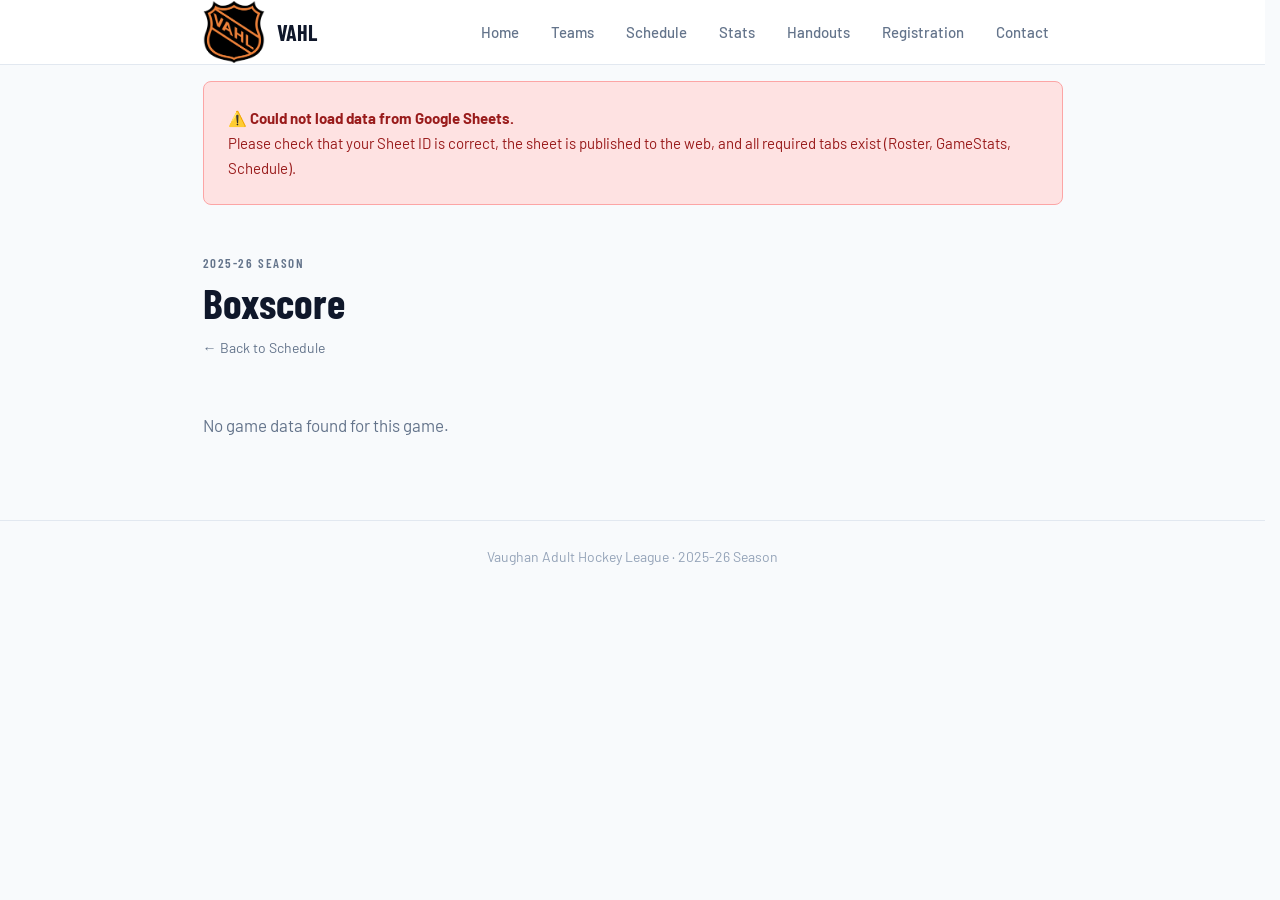
<file: boxscore.html>
<!DOCTYPE html>
<html lang="en">
<head>
  <meta charset="UTF-8"/>
  <meta name="viewport" content="width=device-width, initial-scale=1.0"/>
  <title>Boxscore — VAHL</title>
  <link rel="icon" type="image/x-icon" href="favicon.ico"/>
  <link rel="icon" type="image/png" sizes="32x32" href="icons/icon-32x32.png"/>
  <link rel="icon" type="image/png" sizes="16x16" href="icons/icon-16x16.png"/>
  <link rel="apple-touch-icon" sizes="180x180" href="icons/icon-180x180.png"/>
  <link rel="manifest" href="site.webmanifest"/>
  <meta name="theme-color" content="#1e40af"/>
  <!-- SEO Meta Tags -->
  <meta name="description" content="Full game boxscore with skater and goalie stats for Vaughan Adult Hockey League games."/>
  <meta name="keywords" content="Vaughan Adult Hockey League, VAHL, adult hockey, hockey league, Vaughan, Ontario, hockey standings, hockey stats, hockey schedule"/>
  <meta name="author" content="Vaughan Adult Hockey League"/>
  <meta name="robots" content="index, follow"/>

  <!-- Open Graph / Social Media -->
  <meta property="og:type" content="website"/>
  <meta property="og:site_name" content="Vaughan Adult Hockey League"/>
  <meta property="og:title" content="Boxscore — Vaughan Adult Hockey League"/>
  <meta property="og:description" content="Full game boxscore with skater and goalie stats for Vaughan Adult Hockey League games."/>
  <meta property="og:image" content="https://vaughan-adult-hockey-league.github.io/logos/vahl-logo.svg"/>
  <meta property="og:url" content="https://vaughan-adult-hockey-league.github.io/boxscore.html"/>

  <!-- Twitter Card -->
  <meta name="twitter:card" content="summary"/>
  <meta name="twitter:title" content="Boxscore — Vaughan Adult Hockey League"/>
  <meta name="twitter:description" content="Full game boxscore with skater and goalie stats for Vaughan Adult Hockey League games."/>
  <meta name="twitter:image" content="https://vaughan-adult-hockey-league.github.io/logos/vahl-logo.svg"/>

  <!-- Canonical URL -->
  <link rel="canonical" href="https://vaughan-adult-hockey-league.github.io/boxscore.html"/>
  <link rel="stylesheet" href="css/style.css"/>
  <style>
    .box-header {
      background: var(--surface);
      border: 1px solid var(--border);
      border-radius: var(--radius);
      padding: 1.5rem;
      margin-bottom: 1.5rem;
      display: flex;
      align-items: center;
      justify-content: space-between;
      gap: 1rem;
      flex-wrap: wrap;
    }
    .box-team {
      display: flex;
      flex-direction: column;
      align-items: center;
      gap: 0.5rem;
      flex: 1;
      min-width: 120px;
    }
    .box-team img { width: 80px; height: 80px; }
    .box-team-name {
      font-family: 'Barlow Condensed', sans-serif;
      font-size: 20px;
      font-weight: 700;
      text-align: center;
    }
    .box-score-center {
      display: flex;
      flex-direction: column;
      align-items: center;
      gap: 0.25rem;
      flex-shrink: 0;
    }
    .box-score {
      font-family: 'Barlow Condensed', sans-serif;
      font-size: 52px;
      font-weight: 700;
      line-height: 1;
      display: flex;
      align-items: center;
      gap: 12px;
    }
    .box-score-sep { color: var(--text-muted); font-size: 36px; font-weight: 300; }
    .box-meta { font-size: 13px; color: var(--text-muted); text-align: center; }
    .box-status {
      font-family: 'Barlow Condensed', sans-serif;
      font-size: 14px;
      font-weight: 700;
      letter-spacing: 0.08em;
      text-transform: uppercase;
      color: var(--text-muted);
    }
    .box-section { margin-bottom: 2rem; }
    .box-section-title {
      display: flex;
      align-items: center;
      gap: 8px;
      font-family: 'Barlow Condensed', sans-serif;
      font-size: 16px;
      font-weight: 700;
      letter-spacing: 0.08em;
      text-transform: uppercase;
      color: var(--text-muted);
      margin-bottom: 0.5rem;
    }
    .box-team-dot {
      width: 10px;
      height: 10px;
      border-radius: 50%;
      display: inline-block;
      flex-shrink: 0;
    }
    .winner-team { color: var(--text); }
    .loser-team  { color: var(--text-muted); }
    @media (max-width: 640px) {
      .box-header { flex-direction: column; align-items: center; }
      .box-score { font-size: 40px; }
      .box-team img { width: 60px; height: 60px; }
    }
  </style>
  <script>
    // vahl_awards_show_inline
    // Synchronously hide Awards link ONLY if explicitly set to '0'
    // If '1' → stays visible. If null (first load) → stays visible, applyAwardsVisibility will correct if needed
    if (sessionStorage.getItem('vahl_awards_show') === '0') {
      document.addEventListener('DOMContentLoaded', function() {
        var link = document.getElementById('awards-nav-link');
        if (link) link.style.display = 'none';
      });
    }
  </script>

</head>
<body>

<nav class="site-nav">
  <div class="container nav-inner">
    <a class="nav-logo" href="index.html"><img src="logos/vahl-logo.svg" alt="VAHL"/>VAHL</a>
    <button class="nav-burger" onclick="toggleNav()" aria-label="Menu"><span></span><span></span><span></span></button>
    <div class="nav-links" id="nav-links">
      <a class="nav-link" href="index.html">Home</a>
      <a class="nav-link" href="teams.html">Teams</a>
      <a class="nav-link" href="schedule.html">Schedule</a>
      <a class="nav-link" href="stats.html">Stats</a>
      <a class="nav-link" id="awards-nav-link" href="awards.html"><span style="display:inline-flex;align-items:center;gap:4px;">🏆 Awards</span></a>
      <a class="nav-link" href="handouts.html">Handouts</a>
      <a class="nav-link" href="registration.html">Registration</a>
      <a class="nav-link" href="contact.html">Contact</a>
    </div>
  </div>
</nav>

<main class="container">
  <div class="page-header" style="padding-bottom:0.5rem;">
    <p class="eyebrow"><span class="season-label">VAHL Season</span><script>(function(){var s=sessionStorage.getItem('vahl_season_label');if(s){var els=document.querySelectorAll('.season-label');els[els.length-1].textContent=s;}})()</script></p>
    <h1 class="page-title" id="page-title">Boxscore</h1>
  </div>

  <a class="back-link" href="schedule.html" style="display:inline-flex;align-items:center;gap:6px;font-size:14px;color:var(--text-muted);text-decoration:none;margin-bottom:1.25rem;" onmouseover="this.style.color='#1e40af'" onmouseout="this.style.color='var(--text-muted)'">← Back to Schedule</a>

  <div id="loading" style="padding:2rem 0;color:var(--text-muted);">Loading game data…</div>
  <div id="content" style="display:none;">

    <!-- GAME HEADER -->
    <div class="box-header" id="box-header"></div>

    <!-- AWAY TEAM SKATERS -->
    <div class="box-section" id="away-skaters-section">
      <div class="box-section-title" id="away-skaters-title"></div>
      <div class="card" style="overflow-x:auto;">
        <table class="data-table" style="min-width:380px;">
          <thead>
            <tr>
              <th class="left" style="width:36px;">#</th>
              <th class="left">Player</th>
              <th style="width:44px;">G</th>
              <th style="width:44px;">A</th>
              <th style="width:44px;">PTS</th>
              <th style="width:44px;">PIM</th>
            </tr>
          </thead>
          <tbody id="away-skaters-body"></tbody>
          <tfoot id="away-skaters-foot"></tfoot>
        </table>
      </div>
    </div>

    <!-- HOME TEAM SKATERS -->
    <div class="box-section" id="home-skaters-section">
      <div class="box-section-title" id="home-skaters-title"></div>
      <div class="card" style="overflow-x:auto;">
        <table class="data-table" style="min-width:380px;">
          <thead>
            <tr>
              <th class="left" style="width:36px;">#</th>
              <th class="left">Player</th>
              <th style="width:44px;">G</th>
              <th style="width:44px;">A</th>
              <th style="width:44px;">PTS</th>
              <th style="width:44px;">PIM</th>
            </tr>
          </thead>
          <tbody id="home-skaters-body"></tbody>
          <tfoot id="home-skaters-foot"></tfoot>
        </table>
      </div>
    </div>

    <!-- GOALTENDERS -->
    <div class="box-section">
      <div class="box-section-title">🥅 Goaltenders</div>
      <div class="card" style="overflow-x:auto;">
        <table class="data-table" style="min-width:480px;">
          <thead>
            <tr>
              <th class="left" style="width:36px;">#</th>
              <th class="left" style="width:160px;">Goalie</th>
              <th class="left" style="width:120px;">Team</th>
              <th style="width:44px;">Dec</th>
              <th style="width:44px;">GA</th>
              <th style="width:52px;">GAA</th>
              <th style="width:44px;">SO</th>
              <th style="width:44px;">PIM</th>
            </tr>
          </thead>
          <tbody id="goalies-body"></tbody>
        </table>
      </div>
    </div>

  </div>
  <div id="no-data" style="display:none;padding:2rem 0;color:var(--text-muted);">No game data found for this game.</div>
</main>

<footer class="site-footer">
  <div class="container">Vaughan Adult Hockey League · <span class="season-label">VAHL Season</span><script>(function(){var s=sessionStorage.getItem('vahl_season_label');if(s){var els=document.querySelectorAll('.season-label');els[els.length-1].textContent=s;}})()</script></div>
</footer>

<script src="js/data.js"></script>
<script>
function toggleNav() { document.getElementById('nav-links').classList.toggle('open'); }

const params = new URLSearchParams(window.location.search);
const gameDate = params.get('date') || '';
const gameHome = params.get('home') || '';
const gameAway = params.get('away') || '';

function teamLogo(team) {
  const logos = { 'Toronto':'logos/toronto.svg','Philadelphia':'logos/philadelphia.svg','Los Angeles':'logos/losangeles.svg','Dallas':'logos/dallas.svg' };
  return logos[team] || 'logos/vahl-logo.svg';
}

function skatersTable(players, bodyId, footId, teamColor) {
  const sorted = [...players].sort((a,b) => {
    const bPts = Number(b.G||0)+Number(b.A||0);
    const aPts = Number(a.G||0)+Number(a.A||0);
    return bPts - aPts;
  });
  const totG = sorted.reduce((s,p)=>s+Number(p.G||0),0);
  const totA = sorted.reduce((s,p)=>s+Number(p.A||0),0);
  const totPIM = sorted.reduce((s,p)=>s+Number(p.PIM||0),0);

  document.getElementById(bodyId).innerHTML = sorted.map(p => {
    const g=Number(p.G||0), a=Number(p.A||0), pts=g+a, pim=Number(p.PIM||0);
    return `<tr>
      <td class="left"><span class="jersey-num">${p.Jersey||'–'}</span></td>
      <td class="left"><a href="player.html?name=${encodeURIComponent(p.Player||p.Name)}&team=${encodeURIComponent(p.Team)}" style="font-weight:500;color:var(--text);text-decoration:none;" onmouseover="this.style.color='#1e40af'" onmouseout="this.style.color='var(--text)'">${p.Player||p.Name}</a></td>
      <td>${g>0?`<span class="stat-hi">${g}</span>`:g}</td>
      <td>${a>0?`<span class="stat-hi">${a}</span>`:a}</td>
      <td>${pts>0?`<span class="stat-hi">${pts}</span>`:pts}</td>
      <td>${pim>0?`<span style="color:#dc2626;font-weight:600;">${pim}</span>`:pim}</td>
    </tr>`;
  }).join('');

  document.getElementById(footId).innerHTML = `
    <tr style="background:#eff6ff;">
      <td class="left" colspan="2" style="padding:0.4rem 0.85rem;font-size:14px;font-weight:700;text-transform:uppercase;letter-spacing:0.06em;color:#1e40af;">Total</td>
      <td style="padding:0.4rem 0.85rem;font-family:'Barlow Condensed',sans-serif;font-size:20px;font-weight:700;text-align:center;color:#1e40af;">${totG}</td>
      <td style="padding:0.4rem 0.85rem;font-family:'Barlow Condensed',sans-serif;font-size:20px;font-weight:700;text-align:center;color:#1e40af;">${totA}</td>
      <td style="padding:0.4rem 0.85rem;font-family:'Barlow Condensed',sans-serif;font-size:20px;font-weight:700;text-align:center;color:#1e40af;">${totG+totA}</td>
      <td style="padding:0.4rem 0.85rem;font-family:'Barlow Condensed',sans-serif;font-size:20px;font-weight:700;text-align:center;color:#1e40af;">${totPIM}</td>
    </tr>`;
}

async function init() {
  try {
    const data = await loadData();
    applyAwardsVisibility(data);
  applyAwardsVisibility(data);
    const { gameStats, roster, schedule } = data;
    const goalieRoster = (roster||[]).filter(p => (p.Pos||'').toUpperCase() === 'G');

    // Find the game in schedule
    const game = schedule.find(g =>
      normaliseDate(g.Date) === normaliseDate(gameDate) &&
      g.Home === gameHome && g.Away === gameAway
    );

    document.getElementById('loading').style.display = 'none';

    if (!game) {
      document.getElementById('no-data').style.display = '';
      return;
    }

    document.title = `${gameAway} @ ${gameHome} — VAHL`;
    document.getElementById('page-title').textContent = `${gameAway} @ ${gameHome}`;

    const isTie = game.Status === 'Tie';
    const homeScore = Number(game.HomeScore);
    const awayScore = Number(game.AwayScore);
    const homeWin = !isTie && homeScore > awayScore;
    const awayWin = !isTie && awayScore > homeScore;

    // Game header
    const homeColor = TEAM_COLORS[gameHome]?.primary || '#1e40af';
    const awayColor = TEAM_COLORS[gameAway]?.primary || '#999';
    document.getElementById('box-header').innerHTML = `
      <div class="box-team">
        <a href="roster.html?team=${encodeURIComponent(gameAway)}"><img src="${teamLogo(gameAway)}" alt="${gameAway}"/></a>
        <div class="box-team-name ${awayWin?'winner-team':'loser-team'}">${gameAway}</div>
        <div style="font-size:12px;color:var(--text-muted);">Away</div>
      </div>
      <div class="box-score-center">
        <div class="box-meta">${normaliseDate(game.Date)} · ${(game.Time||'').replace(/^.*1899.*$/i,'').trim() || game.Time || ''}</div>
        <div class="box-score">
          <span class="${awayWin?'winner-team':'loser-team'}">${game.AwayScore}</span>
          <span class="box-score-sep">–</span>
          <span class="${homeWin?'winner-team':'loser-team'}">${game.HomeScore}</span>
        </div>
        <div class="box-status">${game.Status}${game.Playoff === '1' ? ' · Playoff' : ''}</div>
      </div>
      <div class="box-team">
        <a href="roster.html?team=${encodeURIComponent(gameHome)}"><img src="${teamLogo(gameHome)}" alt="${gameHome}"/></a>
        <div class="box-team-name ${homeWin?'winner-team':'loser-team'}">${gameHome}</div>
        <div style="font-size:12px;color:var(--text-muted);">Home</div>
      </div>`;

    // Normalise the game date for matching
    const normGameDate = normaliseDate(gameDate);

    // Filter game stats for this game
    const awaySkaters = gameStats.filter(r => {
      const d = normaliseDate(r.Date || r.GameDate || Object.values(r).find(v=>String(v).match(/[A-Z][a-z]{2}\s+\d/))||'');
      return d === normGameDate && (r.Team||r.team) === gameAway;
    });
    const homeSkaters = gameStats.filter(r => {
      const d = normaliseDate(r.Date || r.GameDate || Object.values(r).find(v=>String(v).match(/[A-Z][a-z]{2}\s+\d/))||'');
      return d === normGameDate && (r.Team||r.team) === gameHome;
    });

    // Enrich with jersey numbers from roster
    const rosterMap = {};
    (roster||[]).forEach(p => { rosterMap[`${p.Name}|${p.Team}`] = p; });
    const enrich = rows => rows.map(r => {
      const name = r.Player || r.Name || '';
      const team = r.Team || r.team || '';
      const rp = rosterMap[`${name}|${team}`] || {};
      return { ...r, Player: name, Team: team, Jersey: r.Jersey || rp.Jersey || '–' };
    });

    // Section titles
    document.getElementById('away-skaters-title').innerHTML =
      `<span class="box-team-dot" style="background:${awayColor};"></span>${gameAway} Skaters`;
    document.getElementById('home-skaters-title').innerHTML =
      `<span class="box-team-dot" style="background:${homeColor};"></span>${gameHome} Skaters`;

    skatersTable(enrich(awaySkaters), 'away-skaters-body', 'away-skaters-foot', awayColor);
    skatersTable(enrich(homeSkaters), 'home-skaters-body', 'home-skaters-foot', homeColor);

    // Derive per-game goalie stats from Schedule + GoalieRoster
    // Build goalie map — non-rental takes priority over rental
    const goalieRosterMap = {};
    (goalieRoster||[]).forEach(g => {
      const existing = goalieRosterMap[g.Team];
      const gIsRental = (g.Name||'').toLowerCase().includes('rental');
      // Only overwrite if current slot is empty or existing is a rental being replaced by a real goalie
      if (!existing || (!gIsRental && (existing.Name||'').toLowerCase().includes('rental'))) {
        goalieRosterMap[g.Team] = g;
      }
    });

    // Build GameStats goalie lookup for this game
    const gsGameGoalie = {};
    gameStats.filter(r => {
      const d = normaliseDate(r.Date || r.GameDate || '');
      return (r.Pos||'').toUpperCase() === 'G' && d === normGameDate;
    }).forEach(r => { gsGameGoalie[r.Team||r.team||''] = r.Player||r.Name||''; });

    const sortedGoalies = [gameAway, gameHome].map(team => {
      // Use GameStats goalie name if available, otherwise fall back to roster
      const gsName = gsGameGoalie[team];
      const gr = gsName
        ? (goalieRoster||[]).find(g => g.Name === gsName && g.Team === team) || goalieRosterMap[team]
        : goalieRosterMap[team];
      if (!gr) return null;
      const goalieName = gsName || gr.Name;
      const isHome = team === gameHome;
      const myScore = isHome ? homeScore : awayScore;
      const oppScore = isHome ? awayScore : homeScore;
      const isTie = homeScore === awayScore;
      const dec = isTie ? 'T' : myScore > oppScore ? 'W' : 'L';
      const ga = oppScore;
      const so = oppScore === 0 ? 1 : 0;
      // PIM from GameStats rows with Pos=G for this team+date
      const pim = gameStats.filter(r => {
        const pos = (r.Pos||'').toUpperCase();
        const d = normaliseDate(r.Date || r.GameDate || '');
        return pos === 'G' && r.Team === team && d === normGameDate;
      }).reduce((s,r) => s + Number(r.PIM||0), 0);
      return { name: goalieName, team, jersey: gr.Jersey || '–', dec, ga, so, pim };
    }).filter(Boolean);

    document.getElementById('goalies-body').innerHTML = sortedGoalies.map(g => {
      const decColor = g.dec==='W'?'#16a34a':g.dec==='L'?'#dc2626':'#d97706';
      const tColor = TEAM_COLORS[g.team]?.primary || '#999';
      return `<tr>
        <td class="left"><span class="jersey-num">${g.jersey}</span></td>
        <td class="left"><a href="player.html?name=${encodeURIComponent(g.name)}&team=${encodeURIComponent(g.team)}&type=goalie" style="font-weight:500;color:var(--text);text-decoration:none;" onmouseover="this.style.color='#1e40af'" onmouseout="this.style.color='var(--text)'">${g.name}</a></td>
        <td class="left"><span style="display:inline-flex;align-items:center;gap:5px;font-size:13px;"><span style="width:8px;height:8px;border-radius:50%;background:${tColor};display:inline-block;"></span>${g.team}</span></td>
        <td><span style="font-weight:700;color:${decColor};">${g.dec}</span></td>
        <td>${g.ga}</td>
        <td><span class="stat-hi">${g.ga}.00</span></td>
        <td>${g.so>0?`<span class="stat-hi">${g.so}</span>`:g.so}</td>
        <td>${g.pim>0?`<span style="color:#dc2626;font-weight:600;">${g.pim}</span>`:g.pim}</td>
      </tr>`;
    }).join('') || '<tr><td colspan="8" style="text-align:center;color:var(--text-muted);padding:1.5rem;">No goalie data for this game.</td></tr>';

    const hasAnyData = awaySkaters.length || homeSkaters.length || sortedGoalies.length;
    if (!hasAnyData) {
      document.getElementById('no-data').style.display = '';
    } else {
      document.getElementById('content').style.display = '';
    }

  } catch(e) {
    console.error('Boxscore error:', e);
    document.getElementById('loading').style.display = 'none';
    document.getElementById('no-data').style.display = '';
  }
}

init();

  // Apply dynamic season label from Google Sheet
  fetchSeason().then(s => {
    const label = s + ' Season';
    document.querySelectorAll('.season-label').forEach(el => el.textContent = label);
  });

</script>
</body>
</html>
</file>
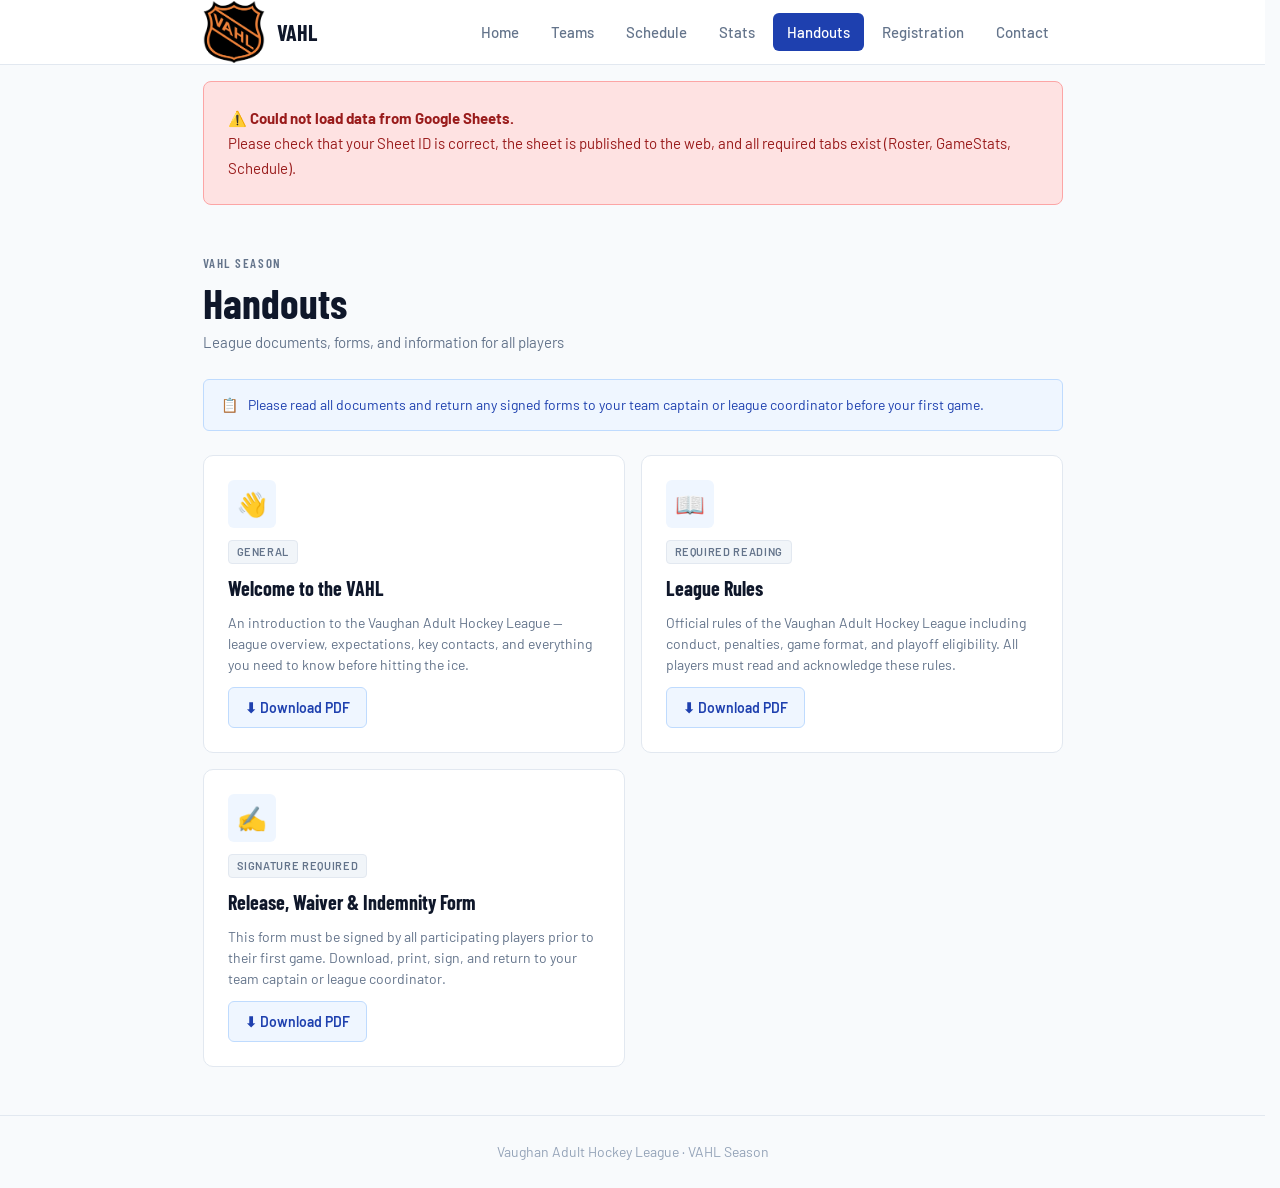
<file: handouts.html>
<!DOCTYPE html>
<html lang="en">
<head>
  <meta charset="UTF-8"/>
  <meta name="viewport" content="width=device-width, initial-scale=1.0"/>
  <title>Handouts — VAHL</title>
    <link rel="icon" type="image/x-icon" href="favicon.ico"/>
  <link rel="icon" type="image/png" sizes="32x32" href="icons/icon-32x32.png"/>
  <link rel="icon" type="image/png" sizes="16x16" href="icons/icon-16x16.png"/>
  <link rel="apple-touch-icon" sizes="180x180" href="icons/icon-180x180.png"/>
  <link rel="apple-touch-icon" sizes="167x167" href="icons/icon-167x167.png"/>
  <link rel="apple-touch-icon" sizes="152x152" href="icons/icon-152x152.png"/>
  <link rel="apple-touch-icon" sizes="120x120" href="icons/icon-120x120.png"/>
  <link rel="manifest" href="site.webmanifest"/>
  <meta name="theme-color" content="#1e40af"/>
  <!-- SEO Meta Tags -->
  <meta name="description" content="League documents, forms, waivers, and player information for VAHL members."/>
  <meta name="keywords" content="Vaughan Adult Hockey League, VAHL, adult hockey, hockey league, Vaughan, Ontario, hockey standings, hockey stats, hockey schedule"/>
  <meta name="author" content="Vaughan Adult Hockey League"/>
  <meta name="robots" content="index, follow"/>

  <!-- Open Graph / Social Media -->
  <meta property="og:type" content="website"/>
  <meta property="og:site_name" content="Vaughan Adult Hockey League"/>
  <meta property="og:title" content="Handouts — Vaughan Adult Hockey League"/>
  <meta property="og:description" content="League documents, forms, waivers, and player information for VAHL members."/>
  <meta property="og:image" content="https://vaughan-adult-hockey-league.github.io/logos/vahl-logo.svg"/>
  <meta property="og:url" content="https://vaughan-adult-hockey-league.github.io/handouts.html"/>

  <!-- Twitter Card -->
  <meta name="twitter:card" content="summary"/>
  <meta name="twitter:title" content="Handouts — Vaughan Adult Hockey League"/>
  <meta name="twitter:description" content="League documents, forms, waivers, and player information for VAHL members."/>
  <meta name="twitter:image" content="https://vaughan-adult-hockey-league.github.io/logos/vahl-logo.svg"/>

  <!-- Canonical URL -->
  <link rel="canonical" href="https://vaughan-adult-hockey-league.github.io/handouts.html"/>
  <meta name="msapplication-TileColor" content="#1e40af"/>
  <meta name="msapplication-TileImage" content="icons/icon-144x144.png"/>
  <link rel="stylesheet" href="css/style.css"/>
  <style>
    .handouts-grid {
      display: grid;
      grid-template-columns: repeat(2, 1fr);
      gap: 1rem;
      margin-bottom: 2rem;
    }
    @media (max-width: 640px) {
      .handouts-grid { grid-template-columns: 1fr; }
    }
    .handout-card {
      background: var(--surface);
      border: 1px solid var(--border);
      border-radius: var(--radius);
      padding: 1.5rem;
      display: flex;
      flex-direction: column;
      gap: 0.75rem;
      transition: border-color 0.15s, box-shadow 0.15s;
    }
    .handout-card:hover {
      border-color: #93c5fd;
      box-shadow: 0 2px 12px rgba(30,64,175,0.07);
    }
    .handout-icon {
      width: 48px;
      height: 48px;
      background: #eff6ff;
      border-radius: var(--radius-sm);
      display: flex;
      align-items: center;
      justify-content: center;
      font-size: 24px;
      flex-shrink: 0;
    }
    .handout-title {
      font-family: 'Barlow Condensed', sans-serif;
      font-size: 20px;
      font-weight: 700;
      color: var(--text);
      line-height: 1.2;
    }
    .handout-desc {
      font-size: 14px;
      color: var(--text-muted);
      line-height: 1.5;
      flex: 1;
    }
    .handout-btn {
      display: inline-flex;
      align-items: center;
      gap: 6px;
      font-size: 14px;
      font-weight: 600;
      font-family: 'Barlow', sans-serif;
      color: #1e40af;
      background: #eff6ff;
      border: 1px solid #bfdbfe;
      border-radius: var(--radius-sm);
      padding: 8px 16px;
      cursor: pointer;
      text-decoration: none;
      transition: background 0.15s, border-color 0.15s;
      align-self: flex-start;
    }
    .handout-btn:hover {
      background: #dbeafe;
      border-color: #93c5fd;
    }
    .handout-tag {
      display: inline-block;
      font-size: 11px;
      font-weight: 600;
      letter-spacing: 0.06em;
      text-transform: uppercase;
      padding: 2px 8px;
      border-radius: 4px;
      background: #f1f5f9;
      color: var(--text-muted);
      border: 1px solid var(--border);
      align-self: flex-start;
    }
    .notice {
      background: #eff6ff;
      border: 1px solid #bfdbfe;
      border-radius: var(--radius-sm);
      padding: 0.85rem 1.1rem;
      font-size: 14px;
      color: #1e40af;
      margin-bottom: 1.5rem;
      display: flex;
      align-items: flex-start;
      gap: 0.6rem;
    }
  </style>
  <script>
    // vahl_awards_show_inline
    // Synchronously hide Awards link ONLY if explicitly set to '0'
    // If '1' → stays visible. If null (first load) → stays visible, applyAwardsVisibility will correct if needed
    if (sessionStorage.getItem('vahl_awards_show') === '0') {
      document.addEventListener('DOMContentLoaded', function() {
        var link = document.getElementById('awards-nav-link');
        if (link) link.style.display = 'none';
      });
    }
  </script>

</head>
<body>

<nav class="site-nav">
  <div class="container nav-inner">
    <a class="nav-logo" href="index.html"><img src="logos/vahl-logo.svg" alt="VAHL"/>VAHL</a>
    <button class="nav-burger" onclick="toggleNav()" aria-label="Menu"><span></span><span></span><span></span></button>
    <div class="nav-links" id="nav-links">
      <a class="nav-link" href="index.html">Home</a>
      <a class="nav-link" href="teams.html">Teams</a>
      <a class="nav-link" href="schedule.html">Schedule</a>
      <a class="nav-link" href="stats.html">Stats</a>
      <a class="nav-link" id="awards-nav-link" href="awards.html"><span style="display:inline-flex;align-items:center;gap:4px;">🏆 Awards</span></a>
      <a class="nav-link active" href="handouts.html">Handouts</a>
      <a class="nav-link" href="registration.html">Registration</a>
      <a class="nav-link" href="contact.html">Contact</a>
    </div>
  </div>
</nav>

<main class="container">
  <div class="page-header">
    <p class="eyebrow"><span class="season-label">VAHL Season</span><script>(function(){var s=sessionStorage.getItem('vahl_season_label');if(s){var els=document.querySelectorAll('.season-label');els[els.length-1].textContent=s;}})()</script></p>
    <h1 class="page-title">Handouts</h1>
    <p class="page-sub">League documents, forms, and information for all players</p>
  </div>

  <div class="notice">
    <span>📋</span>
    <span>Please read all documents and return any signed forms to your team captain or league coordinator before your first game.</span>
  </div>

  <div class="handouts-grid">

    <!-- Welcome -->
    <div class="handout-card">
      <div class="handout-icon">👋</div>
      <span class="handout-tag">General</span>
      <div class="handout-title">Welcome to the VAHL</div>
      <p class="handout-desc">An introduction to the Vaughan Adult Hockey League — league overview, expectations, key contacts, and everything you need to know before hitting the ice.</p>
      <a href="handouts/vahl-welcome.pdf" class="handout-btn" target="_blank">
        ⬇ Download PDF
      </a>
    </div>

    <!-- Rules -->
    <div class="handout-card">
      <div class="handout-icon">📖</div>
      <span class="handout-tag">Required Reading</span>
      <div class="handout-title">League Rules</div>
      <p class="handout-desc">Official rules of the Vaughan Adult Hockey League including conduct, penalties, game format, and playoff eligibility. All players must read and acknowledge these rules.</p>
      <a href="handouts/vahl-rules.pdf" class="handout-btn" target="_blank">
        ⬇ Download PDF
      </a>
    </div>

    <!-- Waiver & Release -->
    <div class="handout-card">
      <div class="handout-icon">✍️</div>
      <span class="handout-tag">Signature Required</span>
      <div class="handout-title">Release, Waiver &amp; Indemnity Form</div>
      <p class="handout-desc">This form must be signed by all participating players prior to their first game. Download, print, sign, and return to your team captain or league coordinator.</p>
      <a href="handouts/vahl-waiver.pdf" class="handout-btn" target="_blank">
        ⬇ Download PDF
      </a>
    </div>

  </div>
</main>

<footer class="site-footer">
  <div class="container">Vaughan Adult Hockey League · <span class="season-label">VAHL Season</span><script>(function(){var s=sessionStorage.getItem('vahl_season_label');if(s){var els=document.querySelectorAll('.season-label');els[els.length-1].textContent=s;}})()</script></div>
</footer>

<script>
function toggleNav() {
  document.getElementById('nav-links').classList.toggle('open');
}

</script>
<script src="js/data.js"></script>
<script>

  // Awards visibility
  loadData().then(data => applyAwardsVisibility(data));
</script>
</body>
</html>
</file>
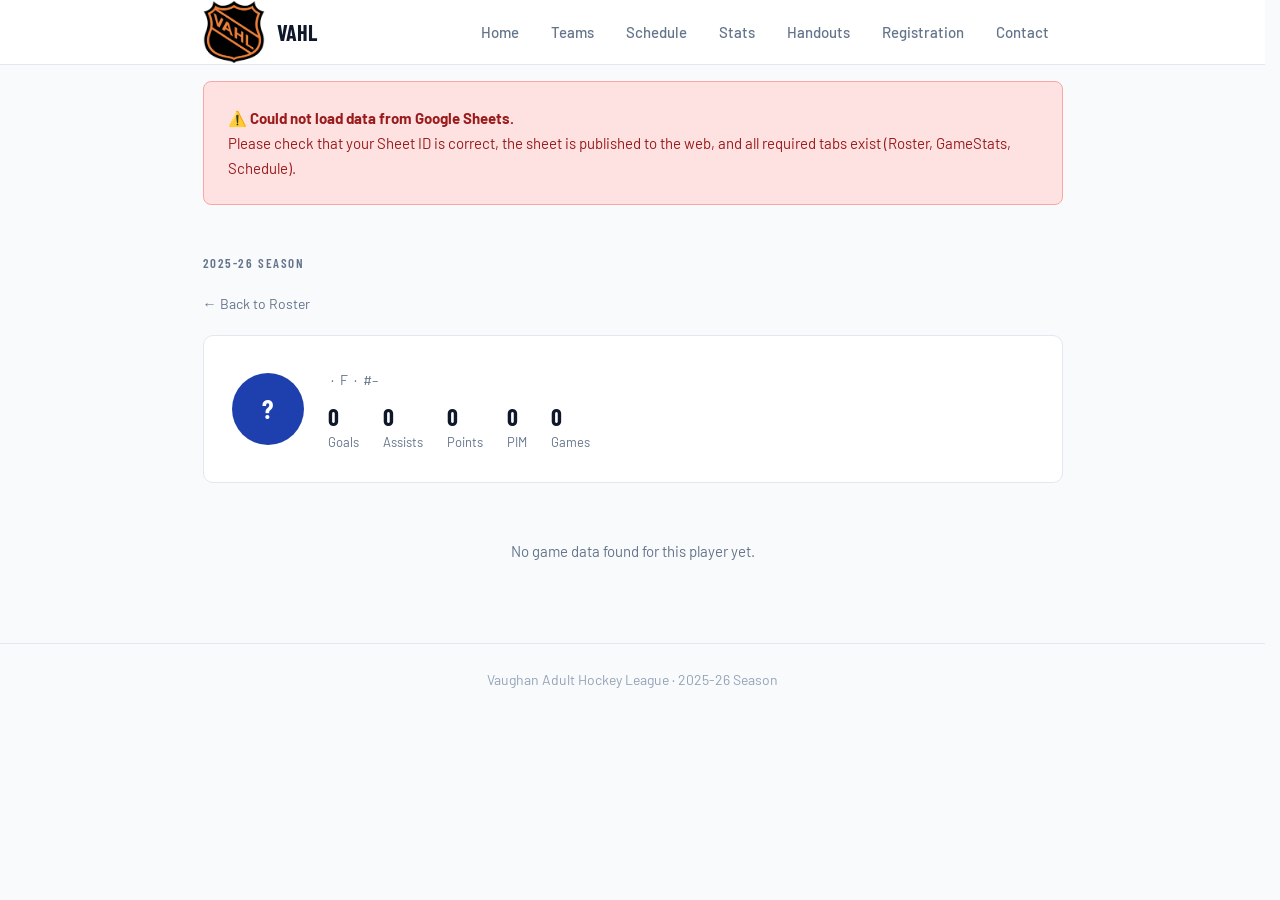
<file: player.html>
<!DOCTYPE html>
<html lang="en">
<head>
  <meta charset="UTF-8"/>
  <meta name="viewport" content="width=device-width, initial-scale=1.0"/>
  <title>Player Profile — VAHL</title>
    <link rel="icon" type="image/x-icon" href="favicon.ico"/>
  <link rel="icon" type="image/png" sizes="32x32" href="icons/icon-32x32.png"/>
  <link rel="icon" type="image/png" sizes="16x16" href="icons/icon-16x16.png"/>
  <link rel="apple-touch-icon" sizes="180x180" href="icons/icon-180x180.png"/>
  <link rel="apple-touch-icon" sizes="167x167" href="icons/icon-167x167.png"/>
  <link rel="apple-touch-icon" sizes="152x152" href="icons/icon-152x152.png"/>
  <link rel="apple-touch-icon" sizes="120x120" href="icons/icon-120x120.png"/>
  <link rel="manifest" href="site.webmanifest"/>
  <meta name="theme-color" content="#1e40af"/>
  <!-- SEO Meta Tags -->
  <meta name="description" content="Individual player stats, game log, goals, assists, and penalty minutes for VAHL players."/>
  <meta name="keywords" content="Vaughan Adult Hockey League, VAHL, adult hockey, hockey league, Vaughan, Ontario, hockey standings, hockey stats, hockey schedule"/>
  <meta name="author" content="Vaughan Adult Hockey League"/>
  <meta name="robots" content="index, follow"/>

  <!-- Open Graph / Social Media -->
  <meta property="og:type" content="website"/>
  <meta property="og:site_name" content="Vaughan Adult Hockey League"/>
  <meta property="og:title" content="Player Profile — Vaughan Adult Hockey League"/>
  <meta property="og:description" content="Individual player stats, game log, goals, assists, and penalty minutes for VAHL players."/>
  <meta property="og:image" content="https://vaughan-adult-hockey-league.github.io/logos/vahl-logo.svg"/>
  <meta property="og:url" content="https://vaughan-adult-hockey-league.github.io/player.html"/>

  <!-- Twitter Card -->
  <meta name="twitter:card" content="summary"/>
  <meta name="twitter:title" content="Player Profile — Vaughan Adult Hockey League"/>
  <meta name="twitter:description" content="Individual player stats, game log, goals, assists, and penalty minutes for VAHL players."/>
  <meta name="twitter:image" content="https://vaughan-adult-hockey-league.github.io/logos/vahl-logo.svg"/>

  <!-- Canonical URL -->
  <link rel="canonical" href="https://vaughan-adult-hockey-league.github.io/player.html"/>
  <meta name="msapplication-TileColor" content="#1e40af"/>
  <meta name="msapplication-TileImage" content="icons/icon-144x144.png"/>
  <link rel="stylesheet" href="css/style.css"/>
  <style>
    .player-hero {
      background: var(--surface);
      border: 1px solid var(--border);
      border-radius: var(--radius);
      padding: 1.75rem;
      display: flex;
      align-items: center;
      gap: 1.5rem;
      margin-bottom: 1.5rem;
      flex-wrap: wrap;
    }
    .player-avatar {
      width: 72px;
      height: 72px;
      border-radius: 50%;
      display: flex;
      align-items: center;
      justify-content: center;
      font-family: 'Barlow Condensed', sans-serif;
      font-size: 26px;
      font-weight: 700;
      flex-shrink: 0;
      color: #fff;
    }
    .player-hero-name {
      font-family: 'Barlow Condensed', sans-serif;
      font-size: 32px;
      font-weight: 700;
      line-height: 1.1;
      margin-bottom: 4px;
    }
    .player-hero-sub {
      font-size: 14px;
      color: var(--text-muted);
      margin-bottom: 0.75rem;
    }
    .player-hero-stats {
      display: flex;
      gap: 1.5rem;
      flex-wrap: wrap;
    }
    .phs { font-size: 13px; color: var(--text-muted); }
    .phs strong {
      display: block;
      font-family: 'Barlow Condensed', sans-serif;
      font-size: 24px;
      font-weight: 700;
      color: var(--text);
      line-height: 1.2;
    }
    .back-link {
      display: inline-flex;
      align-items: center;
      gap: 6px;
      font-size: 14px;
      color: var(--text-muted);
      text-decoration: none;
      margin-bottom: 1.25rem;
      transition: color 0.15s;
    }
    .back-link:hover { color: #1e40af; }
    .no-games {
      padding: 2rem;
      text-align: center;
      color: var(--text-muted);
      font-size: 15px;
    }
    .season-summary {
      background: #eff6ff;
      border: 1px solid #bfdbfe;
      border-radius: var(--radius);
      padding: 1rem 1.25rem;
      margin-bottom: 1.5rem;
      font-size: 14px;
      color: #1e40af;
    }
  </style>
  <script>
    // vahl_awards_show_inline
    // Synchronously hide Awards link ONLY if explicitly set to '0'
    // If '1' → stays visible. If null (first load) → stays visible, applyAwardsVisibility will correct if needed
    if (sessionStorage.getItem('vahl_awards_show') === '0') {
      document.addEventListener('DOMContentLoaded', function() {
        var link = document.getElementById('awards-nav-link');
        if (link) link.style.display = 'none';
      });
    }
  </script>

</head>
<body>

<nav class="site-nav">
  <div class="container nav-inner">
    <a class="nav-logo" href="index.html"><img src="logos/vahl-logo.svg" alt="VAHL"/>VAHL</a>
    <button class="nav-burger" onclick="toggleNav()" aria-label="Menu"><span></span><span></span><span></span></button>
    <div class="nav-links" id="nav-links">
      <a class="nav-link" href="index.html">Home</a>
      <a class="nav-link" href="teams.html">Teams</a>
      <a class="nav-link" href="schedule.html">Schedule</a>
      <a class="nav-link" href="stats.html">Stats</a>
      <a class="nav-link" id="awards-nav-link" href="awards.html"><span style="display:inline-flex;align-items:center;gap:4px;">🏆 Awards</span></a>
      <a class="nav-link" href="handouts.html">Handouts</a>
      <a class="nav-link" href="registration.html">Registration</a>
      <a class="nav-link" href="contact.html">Contact</a>
    </div>
  </div>
</nav>

<main class="container">
  <div class="page-header" style="padding-bottom:0.5rem;">
    <p class="eyebrow"><span class="season-label">VAHL Season</span><script>(function(){var s=sessionStorage.getItem('vahl_season_label');if(s){var els=document.querySelectorAll('.season-label');els[els.length-1].textContent=s;}})()</script></p>
    <h1 class="page-title" id="page-title">Player Profile</h1>
  </div>

  <a class="back-link" id="back-link" href="roster.html">← Back to Roster</a>

  <div id="player-hero" class="player-hero" style="display:none;"></div>
  <div id="loading" style="padding:1.5rem 0;color:var(--text-muted);">Loading player data…</div>

  <!-- Skater game log -->
  <div id="skater-section" style="display:none;">
    <div style="display:flex;align-items:center;justify-content:space-between;flex-wrap:wrap;gap:0.5rem;margin-bottom:0.5rem;">
      <p class="section-label" style="margin:0;">Season game log</p>
      <div class="season-toggle" style="margin:0;" id="player-season-toggle">
        <button class="s-btn active" onclick="setPlayerSeason('regular',this)">Regular Season</button>
        <button class="s-btn" onclick="setPlayerSeason('playoff',this)">Playoffs</button>
        <button class="s-btn" onclick="setPlayerSeason('all',this)">Combined</button>
      </div>
    </div>
    <div class="card" style="overflow-x:auto;margin-bottom:2rem;">
      <table class="data-table" style="min-width:420px;">
        <thead>
          <tr>
            <th class="left" style="width:80px;">Date</th>
            <th class="left" style="width:80px;">Home</th>
            <th style="width:24px;font-size:11px;color:var(--color-text-secondary);">vs</th>
            <th class="left" style="width:80px;">Away</th>
            <th style="width:48px;">G</th>
            <th style="width:48px;">A</th>
            <th style="width:48px;">PTS</th>
            <th style="width:48px;">PIM</th>
          </tr>
        </thead>
        <tbody id="skater-gamelog"></tbody>
        <tfoot id="skater-totals"></tfoot>
      </table>
    </div>
  </div>

  <!-- Goalie game log -->
  <div id="goalie-section" style="display:none;">
    <div style="display:flex;align-items:center;justify-content:space-between;flex-wrap:wrap;gap:0.5rem;margin-bottom:0.5rem;">
      <p class="section-label" style="margin:0;">Season game log</p>
      <div class="season-toggle" style="margin:0;" id="player-season-toggle">
        <button class="s-btn active" onclick="setPlayerSeason('regular',this)">Regular Season</button>
        <button class="s-btn" onclick="setPlayerSeason('playoff',this)">Playoffs</button>
        <button class="s-btn" onclick="setPlayerSeason('all',this)">Combined</button>
      </div>
    </div>
    <div class="card" style="overflow-x:auto;margin-bottom:2rem;">
      <table class="data-table" style="min-width:480px;">
        <thead>
          <tr>
            <th class="left" style="width:80px;">Date</th>
            <th class="left" style="width:80px;">Home</th>
            <th style="width:24px;font-size:11px;">vs</th>
            <th class="left" style="width:80px;">Away</th>
            <th style="width:44px;">Result</th>
            <th style="width:44px;">GA</th>
            <th style="width:52px;">GAA</th>
            <th style="width:44px;">SO</th>
            <th style="width:44px;">PIM</th>
          </tr>
        </thead>
        <tbody id="goalie-gamelog"></tbody>
        <tfoot id="goalie-totals"></tfoot>
      </table>
    </div>
  </div>

  <div id="no-data" style="display:none;" class="no-games">No game data found for this player yet.</div>
</main>

<footer class="site-footer">
  <div class="container">Vaughan Adult Hockey League · <span class="season-label">VAHL Season</span><script>(function(){var s=sessionStorage.getItem('vahl_season_label');if(s){var els=document.querySelectorAll('.season-label');els[els.length-1].textContent=s;}})()</script></div>
</footer>

<script src="js/data.js"></script>
<script>
function toggleNav() { document.getElementById('nav-links').classList.toggle('open'); }

// Read URL params
const params  = new URLSearchParams(window.location.search);
const pName   = params.get('name')  || '';
const pTeam   = params.get('team')  || '';
const pType   = params.get('type')  || 'skater'; // 'skater' or 'goalie'

// Update back link to return to the correct team roster
document.getElementById('back-link').href = `roster.html?team=${encodeURIComponent(pTeam)}`;

function resultBadge(w, l, t) {
  if (Number(w)) return '<span style="color:#16a34a;font-weight:700;">W</span>';
  if (Number(l)) return '<span style="color:#dc2626;font-weight:700;">L</span>';
  if (Number(t)) return '<span style="color:#d97706;font-weight:700;">T</span>';
  return '–';
}

function totalsRow(cols, vals) {
  const cells = cols.map((v, i) =>
    `<td style="padding:0.4rem 0.85rem;font-family:'Barlow Condensed',sans-serif;font-size:20px;font-weight:700;text-align:${i < 4 ? 'left' : 'center'};color:#1e40af;">${v}</td>`
  ).join('');
  return `<tr style="background:#eff6ff;">${cells}</tr>`;
}


function normDate(val) { return normaliseDate(val); }
function getDate(r) { return r.Date || r.GameDate || r["Game Date"] || r.date || ""; }

let _playerRawGames = [];
let _playerRawGoalieGames = [];
let _playerScheduleLookup = {};
let _playerSeason = 'regular';
let _playerIsGoalie = false;

function setPlayerSeason(type, btn) {
  _playerSeason = type;
  document.querySelectorAll('.season-toggle .s-btn').forEach(b => {
    b.className = 's-btn' + (b === btn ? (type === 'playoff' ? ' active-playoff' : type === 'all' ? ' active-combined' : ' active') : '');
  });
  if (_playerIsGoalie) renderGoalieLog();
  else renderSkaterLog();
}

function filterGames(games) {
  if (_playerSeason === 'all') return games;
  return games.filter(r => {
    const dateRaw = r.Date || r.GameDate || r['Game Date'] || '';
    const dateStr = normDate(dateRaw);
    const team = r.Team || r.team || pTeam;
    const gameInfo = _playerScheduleLookup[`${dateStr}|${team}`] || {};
    const isPlayoff = gameInfo.playoff === true;
    return _playerSeason === 'playoff' ? isPlayoff : !isPlayoff;
  });
}

async function init() {
  let gameStats = [], roster = [], goalieRoster = [];

  try {
    const data = await loadData();
    applyAwardsVisibility(data);
  applyAwardsVisibility(data);
    gameStats    = data.gameStats    || [];
    roster       = data.roster       || [];
    goalieRoster = roster.filter(p => (p.Pos||'').toUpperCase() === 'G');

    (data.schedule || []).filter(g => g.Status !== 'Upcoming').forEach(g => {
      const d = normDate(g.Date);
      const isPlayoff = Number(g.Playoff || 0) === 1;
      _playerScheduleLookup[`${d}|${g.Home}`] = { home: g.Home, away: g.Away, playoff: isPlayoff };
      _playerScheduleLookup[`${d}|${g.Away}`] = { home: g.Home, away: g.Away, playoff: isPlayoff };
    });
  } catch(e) {
    console.warn('Player: error loading data', e);
  } finally {
    // Guarantee loading always hides no matter what
    const loadingEl = document.getElementById('loading');
    if (loadingEl) loadingEl.style.display = 'none';
  }

  // ── SKATER ──────────────────────────────────────────────────
  if (pType !== 'goalie') {
    // Rental goalies don't have a skater profile
    if (pName.toLowerCase().includes('rental')) {
      document.getElementById('no-data').style.display = '';
      return;
    }
    _playerIsGoalie = false;
    _playerRawGames = gameStats.filter(r =>
      (r.Player || r.Name || '') === pName && (r.Team || '') === pTeam
    ).sort((a,b) => String(getDate(a)).localeCompare(String(getDate(b))));

    const info = roster.find(r => r.Name === pName && r.Team === pTeam) || {};
    const allGames = _playerRawGames;
    const totG   = allGames.reduce((s,r) => s + Number(r.G  ||0), 0);
    const totA   = allGames.reduce((s,r) => s + Number(r.A  ||0), 0);
    const totPTS = totG + totA;
    const totPIM = allGames.reduce((s,r) => s + Number(r.PIM||0), 0);

    const color = TEAM_COLORS[pTeam]?.primary || '#1e40af';
    document.title = `${pName} — VAHL`;
    document.getElementById('page-title').textContent = pName;
    document.getElementById('player-hero').style.display = '';
    document.getElementById('player-hero').innerHTML = `
      <div class="player-avatar" style="background:${color};">
        ${(info.Jersey || '?')}
      </div>
      <div style="flex:1;">
        <div class="player-hero-name">${pName}</div>
        <div class="player-hero-sub">
          ${pTeam} &nbsp;·&nbsp; ${info.Pos || 'F'} &nbsp;·&nbsp; #${info.Jersey || '–'}
        </div>
        <div class="player-hero-stats">
          <div class="phs"><strong>${totG}</strong>Goals</div>
          <div class="phs"><strong>${totA}</strong>Assists</div>
          <div class="phs"><strong>${totPTS}</strong>Points</div>
          <div class="phs"><strong>${totPIM}</strong>PIM</div>
          <div class="phs"><strong>${allGames.length}</strong>Games</div>
        </div>
      </div>`;

    if (!allGames.length) {
      document.getElementById('no-data').style.display = '';
      return;
    }
    document.getElementById('skater-section').style.display = '';
    renderSkaterLog();

  // ── GOALIE ──────────────────────────────────────────────────
  } else {
    _playerIsGoalie = true;

    // Build goalie game log from Schedule (source of truth)
    const schedule = data.schedule || [];
    const goaliePIMMap = {};
    // Build PIM lookup from GameStats Pos=G rows
    gameStats.filter(r => (r.Pos||'').toUpperCase() === 'G' && (r.Player||r.Name||'') === pName && (r.Team||r.team||'') === pTeam)
      .forEach(r => {
        const d = normDate(r.Date || r.GameDate || '');
        goaliePIMMap[d] = (goaliePIMMap[d] || 0) + Number(r.PIM || 0);
      });

    // Each played game this goalie's team played = one game log row
    _playerRawGoalieGames = schedule
      .filter(g => g.Status !== 'Upcoming' && g.HomeScore !== '' && g.AwayScore !== '' &&
                   (g.Home === pTeam || g.Away === pTeam))
      .map(g => {
        const hs = Number(g.HomeScore), as = Number(g.AwayScore);
        const isHome = g.Home === pTeam;
        const myScore = isHome ? hs : as;
        const oppScore = isHome ? as : hs;
        const isTie = hs === as;
        const d = normDate(g.Date);
        return {
          Date: g.Date,
          Team: pTeam,
          W: (!isTie && myScore > oppScore) ? 1 : 0,
          L: (!isTie && myScore < oppScore) ? 1 : 0,
          T: isTie ? 1 : 0,
          GA: oppScore,
          SO: oppScore === 0 ? 1 : 0,
          PIM: goaliePIMMap[d] || 0,
          Playoff: g.Playoff || '0',
        };
      })
      .sort((a,b) => String(a.Date).localeCompare(String(b.Date)));

    const info = goalieRoster.find(r => r.Name === pName && r.Team === pTeam) || {};
    const allGames = _playerRawGoalieGames;
    const totW   = allGames.reduce((s,r) => s + r.W, 0);
    const totL   = allGames.reduce((s,r) => s + r.L, 0);
    const totT   = allGames.reduce((s,r) => s + r.T, 0);
    const totGA  = allGames.reduce((s,r) => s + r.GA, 0);
    const totSO  = allGames.reduce((s,r) => s + r.SO, 0);
    const totGP  = totW + totL + totT;
    const totGAA = totGP > 0 ? (totGA / totGP).toFixed(2) : '0.00';

    const color = TEAM_COLORS[pTeam]?.primary || '#1e40af';
    document.title = `${pName} — VAHL`;
    document.getElementById('page-title').textContent = pName;
    document.getElementById('player-hero').style.display = '';
    document.getElementById('player-hero').innerHTML = `
      <div class="player-avatar" style="background:${color};">
        ${info.Jersey || '?'}
      </div>
      <div style="flex:1;">
        <div class="player-hero-name">${pName}</div>
        <div class="player-hero-sub">
          ${pTeam} &nbsp;·&nbsp; Goalie &nbsp;·&nbsp; #${info.Jersey || '–'}
        </div>
        <div class="player-hero-stats">
          <div class="phs"><strong>${totW}</strong>Wins</div>
          <div class="phs"><strong>${totL}</strong>Losses</div>
          <div class="phs"><strong>${totT}</strong>Ties</div>
          <div class="phs"><strong>${totGA}</strong>GA</div>
          <div class="phs"><strong>${totGAA}</strong>GAA</div>
          <div class="phs"><strong>${totSO}</strong>SO</div>
        </div>
      </div>`;

    if (!allGames.length) {
      document.getElementById('no-data').style.display = '';
      return;
    }
    document.getElementById('goalie-section').style.display = '';
    renderGoalieLog();
  }
}

function renderSkaterLog() {
  const games = filterGames(_playerRawGames);
  const totG   = games.reduce((s,r) => s + Number(r.G  ||0), 0);
  const totA   = games.reduce((s,r) => s + Number(r.A  ||0), 0);
  const totPTS = totG + totA;
  const totPIM = games.reduce((s,r) => s + Number(r.PIM||0), 0);

  if (!games.length) {
    document.getElementById('skater-gamelog').innerHTML = '<tr><td colspan="8" style="text-align:center;color:var(--text-muted);padding:1.5rem;">No ' + _playerSeason + ' season games found.</td></tr>';
    document.getElementById('skater-totals').innerHTML = '';
    return;
  }

  document.getElementById('skater-gamelog').innerHTML = games.map(r => {
    const g = Number(r.G||0), a = Number(r.A||0), pts = g+a, pim = Number(r.PIM||0);
    const dateStr = normDate(getDate(r));
    const gameInfo = _playerScheduleLookup[`${dateStr}|${pTeam}`] || {};
    const home = gameInfo.home || pTeam;
    const away = gameInfo.away || '–';
    const teamCell = (t) => t === '–' ? '–' : `
      <a href="roster.html?team=${encodeURIComponent(t)}" style="display:inline-flex;align-items:center;gap:5px;font-size:14px;color:var(--text);text-decoration:none;" onmouseover="this.style.color='#1e40af'" onmouseout="this.style.color='var(--text)'">
        <span style="width:8px;height:8px;border-radius:50%;background:${TEAM_COLORS[t]?.primary||'#999'};display:inline-block;flex-shrink:0;"></span>${t}
      </a>`;
    return `<tr>
      <td class="left" style="font-size:14px;">${dateStr}</td>
      <td class="left">${teamCell(home)}</td>
      <td style="font-size:12px;color:var(--text-muted);">vs</td>
      <td class="left">${teamCell(away)}</td>
      <td>${g > 0 ? `<span class="stat-hi">${g}</span>` : g}</td>
      <td>${a > 0 ? `<span class="stat-hi">${a}</span>` : a}</td>
      <td>${pts > 0 ? `<span class="stat-hi">${pts}</span>` : pts}</td>
      <td>${pim > 0 ? `<span style="color:#dc2626;font-weight:600;">${pim}</span>` : pim}</td>
    </tr>`;
  }).join('');

  document.getElementById('skater-totals').innerHTML = `
    <tr style="background:#eff6ff;">
      <td class="left" colspan="4" style="padding:0.4rem 0.85rem;font-size:14px;font-weight:700;letter-spacing:0.06em;text-transform:uppercase;color:#1e40af;">Season Totals</td>
      <td style="padding:0.4rem 0.85rem;font-family:'Barlow Condensed',sans-serif;font-size:20px;font-weight:700;text-align:center;color:#1e40af;">${totG}</td>
      <td style="padding:0.4rem 0.85rem;font-family:'Barlow Condensed',sans-serif;font-size:20px;font-weight:700;text-align:center;color:#1e40af;">${totA}</td>
      <td style="padding:0.4rem 0.85rem;font-family:'Barlow Condensed',sans-serif;font-size:20px;font-weight:700;text-align:center;color:#1e40af;">${totPTS}</td>
      <td style="padding:0.4rem 0.85rem;font-family:'Barlow Condensed',sans-serif;font-size:20px;font-weight:700;text-align:center;color:#1e40af;">${totPIM}</td>
    </tr>`;
}

function renderGoalieLog() {
  const games = filterGames(_playerRawGoalieGames);
  const totW   = games.reduce((s,r) => s + Number(r.W  ||0), 0);
  const totL   = games.reduce((s,r) => s + Number(r.L  ||0), 0);
  const totT   = games.reduce((s,r) => s + Number(r.T  ||0), 0);
  const totGA  = games.reduce((s,r) => s + Number(r.GA ||0), 0);
  const totSO  = games.reduce((s,r) => s + Number(r.SO ||0), 0);
  const totPIM = games.reduce((s,r) => s + Number(r.PIM||0), 0);
  const totGP  = totW + totL + totT;
  const totGAA = totGP > 0 ? (totGA / totGP).toFixed(2) : '0.00';

  if (!games.length) {
    document.getElementById('goalie-gamelog').innerHTML = '<tr><td colspan="9" style="text-align:center;color:var(--text-muted);padding:1.5rem;">No ' + _playerSeason + ' season games found.</td></tr>';
    document.getElementById('goalie-totals').innerHTML = '';
    return;
  }

  document.getElementById('goalie-gamelog').innerHTML = games.map(r => {
    const ga = Number(r.GA||0), so = Number(r.SO||0), pim = Number(r.PIM||0);
    const gp = Number(r.W||0) + Number(r.L||0) + Number(r.T||0);
    const gaa = gp > 0 ? (ga / gp).toFixed(2) : '–';
    const dateStr = normDate(getDate(r));
    const gameInfo = _playerScheduleLookup[`${dateStr}|${pTeam}`] || {};
    const home = gameInfo.home || pTeam;
    const away = gameInfo.away || '–';
    const teamCell = (t) => t === '–' ? '–' : `
      <a href="roster.html?team=${encodeURIComponent(t)}" style="display:inline-flex;align-items:center;gap:5px;font-size:14px;color:var(--text);text-decoration:none;" onmouseover="this.style.color='#1e40af'" onmouseout="this.style.color='var(--text)'">
        <span style="width:8px;height:8px;border-radius:50%;background:${TEAM_COLORS[t]?.primary||'#999'};display:inline-block;flex-shrink:0;"></span>${t}
      </a>`;
    return `<tr>
      <td class="left" style="font-size:14px;">${dateStr}</td>
      <td class="left">${teamCell(home)}</td>
      <td style="font-size:12px;color:var(--text-muted);">vs</td>
      <td class="left">${teamCell(away)}</td>
      <td>${resultBadge(r.W, r.L, r.T)}</td>
      <td>${ga}</td>
      <td><span class="stat-hi">${gaa}</span></td>
      <td>${so > 0 ? `<span class="stat-hi">${so}</span>` : so}</td>
      <td>${pim > 0 ? `<span style="color:#dc2626;font-weight:600;">${pim}</span>` : pim}</td>
    </tr>`;
  }).join('');

  document.getElementById('goalie-totals').innerHTML = `
    <tr style="background:#eff6ff;">
      <td class="left" colspan="4" style="padding:0.4rem 0.85rem;font-size:14px;font-weight:700;letter-spacing:0.06em;text-transform:uppercase;color:#1e40af;">Season Totals</td>
      <td style="padding:0.4rem 0.85rem;font-family:'Barlow Condensed',sans-serif;font-size:20px;font-weight:700;text-align:center;color:#1e40af;">${totW}W ${totL}L${totT>0?' '+totT+'T':''}</td>
      <td style="padding:0.4rem 0.85rem;font-family:'Barlow Condensed',sans-serif;font-size:20px;font-weight:700;text-align:center;color:#1e40af;">${totGA}</td>
      <td style="padding:0.4rem 0.85rem;font-family:'Barlow Condensed',sans-serif;font-size:20px;font-weight:700;text-align:center;color:#1e40af;">${totGAA}</td>
      <td style="padding:0.4rem 0.85rem;font-family:'Barlow Condensed',sans-serif;font-size:20px;font-weight:700;text-align:center;color:#1e40af;">${totSO}</td>
      <td style="padding:0.4rem 0.85rem;font-family:'Barlow Condensed',sans-serif;font-size:20px;font-weight:700;text-align:center;color:#1e40af;">${totPIM}</td>
    </tr>`;
}

init();

  // Apply dynamic season label from Google Sheet
  fetchSeason().then(s => {
    const label = s + ' Season';
    document.querySelectorAll('.season-label').forEach(el => el.textContent = label);
  });

</script>
</body>
</html>
</file>
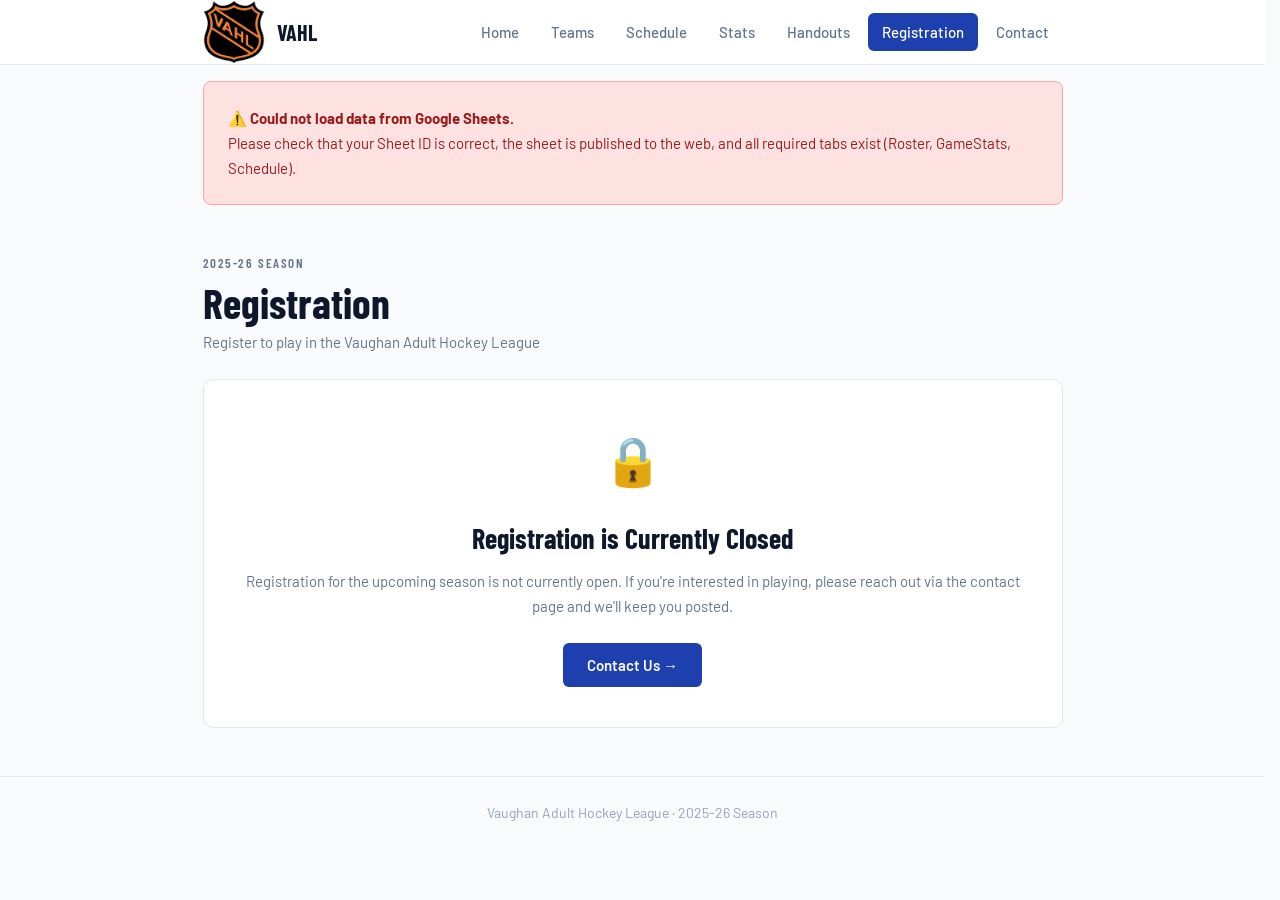
<file: registration.html>
<!DOCTYPE html>
<html lang="en">
<head>
  <meta charset="UTF-8"/>
  <meta name="viewport" content="width=device-width, initial-scale=1.0"/>
  <title>Registration — VAHL</title>
    <link rel="icon" type="image/x-icon" href="favicon.ico"/>
  <link rel="icon" type="image/png" sizes="32x32" href="icons/icon-32x32.png"/>
  <link rel="icon" type="image/png" sizes="16x16" href="icons/icon-16x16.png"/>
  <link rel="apple-touch-icon" sizes="180x180" href="icons/icon-180x180.png"/>
  <link rel="apple-touch-icon" sizes="167x167" href="icons/icon-167x167.png"/>
  <link rel="apple-touch-icon" sizes="152x152" href="icons/icon-152x152.png"/>
  <link rel="apple-touch-icon" sizes="120x120" href="icons/icon-120x120.png"/>
  <link rel="manifest" href="site.webmanifest"/>
  <meta name="theme-color" content="#1e40af"/>
  <!-- SEO Meta Tags -->
  <meta name="description" content="Register to play in the Vaughan Adult Hockey League. Join VAHL for the upcoming season."/>
  <meta name="keywords" content="Vaughan Adult Hockey League, VAHL, adult hockey, hockey league, Vaughan, Ontario, hockey standings, hockey stats, hockey schedule"/>
  <meta name="author" content="Vaughan Adult Hockey League"/>
  <meta name="robots" content="index, follow"/>

  <!-- Open Graph / Social Media -->
  <meta property="og:type" content="website"/>
  <meta property="og:site_name" content="Vaughan Adult Hockey League"/>
  <meta property="og:title" content="Registration — Vaughan Adult Hockey League"/>
  <meta property="og:description" content="Register to play in the Vaughan Adult Hockey League. Join VAHL for the upcoming season."/>
  <meta property="og:image" content="https://vaughan-adult-hockey-league.github.io/logos/vahl-logo.svg"/>
  <meta property="og:url" content="https://vaughan-adult-hockey-league.github.io/registration.html"/>

  <!-- Twitter Card -->
  <meta name="twitter:card" content="summary"/>
  <meta name="twitter:title" content="Registration — Vaughan Adult Hockey League"/>
  <meta name="twitter:description" content="Register to play in the Vaughan Adult Hockey League. Join VAHL for the upcoming season."/>
  <meta name="twitter:image" content="https://vaughan-adult-hockey-league.github.io/logos/vahl-logo.svg"/>

  <!-- Canonical URL -->
  <link rel="canonical" href="https://vaughan-adult-hockey-league.github.io/registration.html"/>
  <meta name="msapplication-TileColor" content="#1e40af"/>
  <meta name="msapplication-TileImage" content="icons/icon-144x144.png"/>
  <link rel="stylesheet" href="css/style.css"/>
  <style>
    .reg-layout {
      display: grid;
      grid-template-columns: 1fr 1fr;
      gap: 1.5rem;
      margin-bottom: 2rem;
    }
    @media (max-width: 640px) { .reg-layout { grid-template-columns: 1fr; } }

    .form-group { margin-bottom: 1.1rem; }
    .form-group label {
      display: block;
      font-size: 13px;
      font-weight: 600;
      text-transform: uppercase;
      letter-spacing: 0.06em;
      color: var(--text-muted);
      margin-bottom: 0.4rem;
    }
    .form-group input,
    .form-group select {
      width: 100%;
      padding: 0.7rem 0.9rem;
      font-size: 15px;
      font-family: 'Barlow', sans-serif;
      border: 1px solid var(--border);
      border-radius: var(--radius-sm);
      background: var(--surface);
      color: var(--text);
      outline: none;
      transition: border-color 0.15s;
      box-sizing: border-box;
    }
    .form-group input:focus, .form-group select:focus { border-color: #94a3b8; }
    .form-group input.invalid, .form-group select.invalid { border-color: #ef4444; background: #fff5f5; }
    .form-group input.valid, .form-group select.valid { border-color: #22c55e; }
    .field-error { display: block; font-size: 12px; color: #dc2626; margin-top: 4px; min-height: 16px; }

    .submit-btn {
      width: 100%;
      padding: 0.85rem;
      font-size: 16px;
      font-weight: 600;
      font-family: 'Barlow', sans-serif;
      background: #1e40af;
      color: #fff;
      border: none;
      border-radius: var(--radius-sm);
      cursor: pointer;
      transition: opacity 0.15s;
    }
    .submit-btn:hover { opacity: 0.88; }
    .submit-btn:disabled { opacity: 0.5; cursor: not-allowed; }

    .status-msg {
      display: none;
      padding: 0.85rem 1rem;
      border-radius: var(--radius-sm);
      font-size: 14px;
      font-weight: 500;
      margin-top: 0.75rem;
      text-align: center;
    }
    .status-msg.success { background: #d1fae5; color: #065f46; border: 1px solid #6ee7b7; display: block; }
    .status-msg.error   { background: #fee2e2; color: #991b1b; border: 1px solid #fca5a5; display: block; }

    .info-card {
      background: var(--surface);
      border: 1px solid var(--border);
      border-radius: var(--radius);
      overflow: hidden;
      margin-bottom: 1rem;
    }
    .info-card-header {
      background: #eff6ff;
      border-bottom: 1px solid #bfdbfe;
      padding: 0.65rem 1.1rem;
      font-family: 'Barlow Condensed', sans-serif;
      font-size: 13px;
      font-weight: 600;
      letter-spacing: 0.1em;
      text-transform: uppercase;
      color: #1e40af;
    }
    .info-card-body { padding: 1.1rem; font-size: 15px; line-height: 1.6; }
    .info-row { display: flex; gap: 0.85rem; align-items: flex-start; margin-bottom: 0.9rem; }
    .info-row:last-child { margin-bottom: 0; }
    .info-icon { font-size: 18px; flex-shrink: 0; margin-top: 2px; }
    .info-label { font-size: 12px; font-weight: 600; text-transform: uppercase; letter-spacing: 0.06em; color: var(--text-muted); margin-bottom: 2px; }
    .info-val { color: var(--text); }
    .etransfer-addr {
      font-family: 'Barlow Condensed', sans-serif;
      font-size: 18px;
      font-weight: 700;
      color: #1e40af;
      word-break: break-all;
    }
    .fee-badge {
      display: inline-block;
      background: #1e40af;
      color: #fff;
      font-family: 'Barlow Condensed', sans-serif;
      font-size: 22px;
      font-weight: 700;
      padding: 4px 14px;
      border-radius: var(--radius-sm);
      margin-top: 4px;
    }

    /* Closed / loading states */
    .reg-closed {
      background: var(--surface);
      border: 1px solid var(--border);
      border-radius: var(--radius);
      padding: 2.5rem 2rem;
      text-align: center;
      margin-bottom: 2rem;
    }
    .reg-closed-icon { font-size: 48px; margin-bottom: 1rem; }
    .reg-closed-title {
      font-family: 'Barlow Condensed', sans-serif;
      font-size: 28px;
      font-weight: 700;
      margin-bottom: 0.5rem;
    }
    .reg-closed-sub { font-size: 15px; color: var(--text-muted); margin-bottom: 1.5rem; }
    .reg-contact-btn {
      display: inline-block;
      background: #1e40af;
      color: #fff;
      font-size: 15px;
      font-weight: 600;
      font-family: 'Barlow', sans-serif;
      padding: 10px 24px;
      border-radius: var(--radius-sm);
      text-decoration: none;
      transition: opacity 0.15s;
    }
    .reg-contact-btn:hover { opacity: 0.88; }

    .window-badge {
      display: inline-flex;
      align-items: center;
      gap: 6px;
      background: #d1fae5;
      color: #065f46;
      border: 1px solid #6ee7b7;
      border-radius: var(--radius-sm);
      font-size: 13px;
      font-weight: 600;
      padding: 5px 12px;
      margin-bottom: 1.25rem;
    }
  </style>
  <script>
    // vahl_awards_show_inline
    // Synchronously hide Awards link ONLY if explicitly set to '0'
    // If '1' → stays visible. If null (first load) → stays visible, applyAwardsVisibility will correct if needed
    if (sessionStorage.getItem('vahl_awards_show') === '0') {
      document.addEventListener('DOMContentLoaded', function() {
        var link = document.getElementById('awards-nav-link');
        if (link) link.style.display = 'none';
      });
    }
  </script>

</head>
<body>

<nav class="site-nav">
  <div class="container nav-inner">
    <a class="nav-logo" href="index.html"><img src="logos/vahl-logo.svg" alt="VAHL"/>VAHL</a>
    <button class="nav-burger" onclick="toggleNav()" aria-label="Menu"><span></span><span></span><span></span></button>
    <div class="nav-links" id="nav-links">
      <a class="nav-link" href="index.html">Home</a>
      <a class="nav-link" href="teams.html">Teams</a>
      <a class="nav-link" href="schedule.html">Schedule</a>
      <a class="nav-link" href="stats.html">Stats</a>
      <a class="nav-link" id="awards-nav-link" href="awards.html"><span style="display:inline-flex;align-items:center;gap:4px;">🏆 Awards</span></a>
      <a class="nav-link" href="handouts.html">Handouts</a>
      <a class="nav-link active" href="registration.html">Registration</a>
      <a class="nav-link" href="contact.html">Contact</a>
    </div>
  </div>
</nav>

<main class="container">
  <div class="page-header">
    <p class="eyebrow"><span class="season-label">VAHL Season</span><script>(function(){var s=sessionStorage.getItem('vahl_season_label');if(s){var els=document.querySelectorAll('.season-label');els[els.length-1].textContent=s;}})()</script></p>
    <h1 class="page-title">Registration</h1>
    <p class="page-sub">Register to play in the Vaughan Adult Hockey League</p>
  </div>

  <!-- Loading state -->
  <div id="reg-loading" style="padding:2rem 0;color:var(--text-muted);font-size:15px;">Checking registration window…</div>

  <!-- Closed state (hidden by default) -->
  <div id="reg-closed" style="display:none;">
    <div class="reg-closed">
      <div class="reg-closed-icon">🔒</div>
      <div class="reg-closed-title">Registration is Currently Closed</div>
      <p class="reg-closed-sub" id="reg-closed-msg">Registration for the upcoming season is not currently open. If you're interested in playing next year, please reach out via the contact page and we'll keep you posted.</p>
      <a href="contact.html" class="reg-contact-btn">Contact Us →</a>
    </div>
  </div>

  <!-- Open state (hidden by default) -->
  <div id="reg-open" style="display:none;">
    <div id="reg-window-badge" class="window-badge">✅ Registration open</div>

    <div class="reg-layout">

      <!-- LEFT: FORM -->
      <div>
        <p class="section-label">Player Registration Form</p>
        <div class="card" style="padding:1.25rem;">
          <form id="reg-form" onsubmit="sendRegistration(event)" novalidate>
            <div class="form-group">
              <label for="player_name">Full Name</label>
              <input type="text" id="player_name" name="player_name" placeholder="Jane Smith"/>
              <span class="field-error" id="err-name"></span>
            </div>
            <div class="form-group">
              <label for="player_email">Email Address</label>
              <input type="email" id="player_email" name="player_email" placeholder="jane@example.com"/>
              <span class="field-error" id="err-email"></span>
            </div>
            <div class="form-group">
              <label for="player_phone">Phone Number</label>
              <input type="tel" id="player_phone" name="player_phone" placeholder="416-555-0100"/>
              <span class="field-error" id="err-phone"></span>
            </div>
            <div class="form-group">
              <label for="player_address">Home Address</label>
              <input type="text" id="player_address" name="player_address" placeholder="123 Main St, Vaughan, ON"/>
              <span class="field-error" id="err-address"></span>
            </div>
            <div class="form-group">
              <label for="player_age">Age</label>
              <input type="number" id="player_age" name="player_age" placeholder="e.g. 34" min="18" max="99"/>
              <span class="field-error" id="err-age"></span>
            </div>
            <div class="form-group">
              <label for="player_pos">Position</label>
              <select id="player_pos" name="player_pos">
                <option value="">Select a position…</option>
                <option value="Forward">Forward</option>
                <option value="Defence">Defence</option>
                <option value="Goalie">Goalie</option>
              </select>
              <span class="field-error" id="err-pos"></span>
            </div>
            <div class="form-group">
              <label for="player_note">Additional Notes <span style="font-weight:400;text-transform:none;letter-spacing:0;">(optional)</span></label>
              <input type="text" id="player_note" name="player_note" placeholder="e.g. returning player, skill level, etc."/>
            </div>
            <!-- Honeypot — hidden from real users, catches bots -->
            <div style="display:none;" aria-hidden="true">
              <label for="_hp">Leave this blank</label>
              <input type="text" id="_hp" name="_hp" tabindex="-1" autocomplete="off"/>
            </div>

            <!-- Privacy Notice -->
            <p style="font-size:12px;color:var(--text-muted);line-height:1.6;margin-bottom:1rem;padding:0.75rem;background:var(--bg);border-radius:var(--radius);border:1px solid var(--border);">
              🔒 Your personal information is collected for VAHL league administration purposes only and will not be shared with third parties. It is stored securely and accessible only to league organizers.
            </p>

            <button type="submit" class="submit-btn" id="reg-submit-btn">Submit Registration</button>
            <div class="status-msg" id="reg-status-msg"></div>
          </form>
        </div>
      </div>

      <!-- RIGHT: INFO -->
      <div>
        <p class="section-label">Registration Info</p>

        <div class="info-card">
          <div class="info-card-header">League Fee</div>
          <div class="info-card-body">
            <div class="info-row">
              <span class="info-icon">💰</span>
              <div>
                <div class="info-label">Season Fee</div>
                <div class="fee-badge">$600</div>
                <div style="font-size:13px;color:var(--text-muted);margin-top:0.5rem;">Per player for the full <span class="season-label">VAHL Season</span><script>(function(){var s=sessionStorage.getItem('vahl_season_label');if(s){var els=document.querySelectorAll('.season-label');els[els.length-1].textContent=s;}})()</script>.</div>
              </div>
            </div>
            <div class="info-row">
              <span class="info-icon">📲</span>
              <div>
                <div class="info-label">Payment Method</div>
                <div class="info-val">Please send your e-transfer to:</div>
                <div class="etransfer-addr">payment.vahl@gmail.com</div>
                <div style="font-size:15px;color:var(--text);margin-top:0.5rem;line-height:1.5;">Use your <strong>full name</strong> as the transfer message. Payment is due within <strong>5 days</strong> of registration.</div>
              </div>
            </div>
          </div>
        </div>

        <div class="info-card">
          <div class="info-card-header">Registration Window</div>
          <div class="info-card-body">
            <div class="info-row">
              <span class="info-icon">📅</span>
              <div>
                <div class="info-label">Open</div>
                <div class="info-val" id="reg-start-display">–</div>
              </div>
            </div>
            <div class="info-row">
              <span class="info-icon">🔒</span>
              <div>
                <div class="info-label">Closes</div>
                <div class="info-val" id="reg-end-display">–</div>
              </div>
            </div>
          </div>
        </div>

        <div class="info-card">
          <div class="info-card-header">Questions?</div>
          <div class="info-card-body" style="font-size:14px;color:var(--text-muted);">
            If you have any questions about registration, fees, or the league, please <a href="contact.html" style="color:#1e40af;">contact us</a> and we'll get back to you as soon as possible.
          </div>
        </div>
      </div>

    </div>
  </div>
</main>

<footer class="site-footer">
  <div class="container">Vaughan Adult Hockey League · <span class="season-label">VAHL Season</span><script>(function(){var s=sessionStorage.getItem('vahl_season_label');if(s){var els=document.querySelectorAll('.season-label');els[els.length-1].textContent=s;}})()</script></div>
</footer>

<script src="js/data.js"></script>
<script>
function toggleNav() { document.getElementById('nav-links').classList.toggle('open'); }

// ── Google Apps Script URL ────────────────────────────────────
// After deploying registration-script.gs, paste your Web App URL here
const APPS_SCRIPT_URL = 'https://script.google.com/macros/s/AKfycbwVLSfSXjOBxXDCVxI69CzQM-Rc0DCYY0m2HWC50mSxsDWUTes0Q_rpUKgBHn0vrIrm/exec';
// ─────────────────────────────────────────────────────────────

// ── PREVIEW MODE ──────────────────────────────────────────────
// Set to true to preview the open registration form locally
// WITHOUT needing the Google Sheet configured.
// Set back to false before uploading to GitHub.
const PREVIEW_MODE = false;
// ─────────────────────────────────────────────────────────────

function formatDate(dateStr) {
  if (!dateStr) return '–';
  const d = new Date(dateStr + 'T00:00:00');
  if (isNaN(d)) return dateStr;
  return d.toLocaleDateString('en-CA', { year:'numeric', month:'long', day:'numeric' });
}

async function init() {
  document.getElementById('reg-loading').style.display = 'none';

  // Preview mode bypasses the sheet entirely
  if (PREVIEW_MODE) {
    document.getElementById('reg-open').style.display = '';
    document.getElementById('reg-window-badge').textContent = '✅ Registration open · Preview mode';
    document.getElementById('reg-start-display').textContent = 'Preview mode';
    document.getElementById('reg-end-display').textContent   = 'Preview mode';
    return;
  }

  const win = await fetchRegistrationWindow();
  const today = new Date();
  today.setHours(0,0,0,0);

  // If sheet not configured, show closed state with generic message
  if (!win || !win.StartDate || !win.EndDate) {
    document.getElementById('reg-closed').style.display = '';
    document.getElementById('reg-closed-msg').textContent =
      'Registration for the upcoming season is not currently open. If you\'re interested in playing, please reach out via the contact page and we\'ll keep you posted.';
    return;
  }

  const start = new Date(win.StartDate + 'T00:00:00');
  const end   = new Date(win.EndDate   + 'T00:00:00');
  const isOpen = today >= start && today <= end;

  if (isOpen) {
    document.getElementById('reg-open').style.display = '';
    document.getElementById('reg-window-badge').textContent =
      `✅ Registration open · Closes ${formatDate(win.EndDate)}`;
    document.getElementById('reg-start-display').textContent = formatDate(win.StartDate);
    document.getElementById('reg-end-display').textContent   = formatDate(win.EndDate);
  } else {
    document.getElementById('reg-closed').style.display = '';
    const isPast = today > end;
    if (isPast) {
      document.getElementById('reg-closed-msg').textContent =
        `Registration for the upcoming season closed on ${formatDate(win.EndDate)}. If you'd like to be considered for next year, please send us a message via the contact page.`;
    } else {
      document.getElementById('reg-closed-msg').textContent =
        `Registration for the upcoming season opens on ${formatDate(win.StartDate)}. Check back then, or send us a message if you have any questions.`;
    }
  }
}

function setFieldState(id, errId, valid, msg) {
  const el = document.getElementById(id);
  const err = document.getElementById(errId);
  el.classList.toggle('invalid', !valid);
  el.classList.toggle('valid', valid);
  if (err) err.textContent = valid ? '' : msg;
  return valid;
}

function clearFieldState(id, errId) {
  const el = document.getElementById(id);
  const err = document.getElementById(errId);
  if (el) { el.classList.remove('invalid', 'valid'); }
  if (err) err.textContent = '';
}

function validateForm() {
  let ok = true;

  // Full Name — required, at least 2 words
  const name = document.getElementById('player_name').value.trim();
  ok = setFieldState('player_name', 'err-name',
    name.length >= 2 && name.includes(' '),
    'Please enter your full first and last name') && ok;

  // Email — required, must look like an email
  const email = document.getElementById('player_email').value.trim();
  ok = setFieldState('player_email', 'err-email',
    /^[^\s@]+@[^\s@]+\.[^\s@]+$/.test(email),
    'Please enter a valid email address') && ok;

  // Phone — required, at least 10 digits
  const phone = document.getElementById('player_phone').value.trim();
  const digits = phone.replace(/\D/g, '');
  ok = setFieldState('player_phone', 'err-phone',
    digits.length >= 10,
    'Please enter a valid phone number (at least 10 digits)') && ok;

  // Address — required, at least 10 characters
  const address = document.getElementById('player_address').value.trim();
  ok = setFieldState('player_address', 'err-address',
    address.length >= 10,
    'Please enter your full home address including city and province') && ok;

  // Age — required, 18–99
  const age = Number(document.getElementById('player_age').value);
  ok = setFieldState('player_age', 'err-age',
    age >= 18 && age <= 99,
    'Please enter a valid age (18–99)') && ok;

  // Position — required, must be selected
  const pos = document.getElementById('player_pos').value;
  ok = setFieldState('player_pos', 'err-pos',
    pos !== '',
    'Please select a position') && ok;

  return ok;
}

// Clear error state as user types or changes a field
['player_name','player_email','player_phone','player_address','player_age','player_pos'].forEach(id => {
  const el = document.getElementById(id);
  if (el) el.addEventListener('input', () => clearFieldState(id, 'err-' + id.replace('player_','')));
  if (el) el.addEventListener('change', () => clearFieldState(id, 'err-' + id.replace('player_','')));
});

async function sendRegistration(e) {
  e.preventDefault();

  // Run validation first — stop if any field fails
  if (!validateForm()) {
    document.getElementById('reg-status-msg').className = 'status-msg';
    document.getElementById('reg-status-msg').textContent = '';
    // Scroll to first error
    const firstInvalid = document.querySelector('.invalid');
    if (firstInvalid) firstInvalid.scrollIntoView({ behavior: 'smooth', block: 'center' });
    return;
  }

  const btn    = document.getElementById('reg-submit-btn');
  const status = document.getElementById('reg-status-msg');
  const form   = document.getElementById('reg-form');

  btn.disabled = true;
  btn.textContent = 'Submitting…';
  status.className = 'status-msg';
  status.textContent = '';

  const payload = {
    _hp:      document.getElementById('_hp')?.value || '',
    name:     document.getElementById('player_name').value,
    email:    document.getElementById('player_email').value,
    phone:    document.getElementById('player_phone').value,
    address:  document.getElementById('player_address').value,
    age:      document.getElementById('player_age').value,
    position: document.getElementById('player_pos').value,
    notes:    document.getElementById('player_note').value,
  };

  try {
    const res = await fetch(APPS_SCRIPT_URL, {
      method: 'POST',
      body: JSON.stringify(payload),
    });
    const result = await res.json();

    if (result.success) {
      status.textContent = '✓ Registration submitted! We\'ll be in touch soon. Please send your e-transfer to payment.vahl@gmail.com.';
      status.className = 'status-msg success';
      form.reset();
      ['player_name','player_email','player_phone','player_address','player_age','player_pos'].forEach(id => clearFieldState(id, 'err-' + id.replace('player_','')));
    } else {
      throw new Error(result.error || 'Unknown error');
    }
  } catch (err) {
    console.error('Submission error:', err);
    status.textContent = '✗ Something went wrong. Please email us at communication.vahl@gmail.com to register manually.';
    status.className = 'status-msg error';
  } finally {
    btn.disabled = false;
    btn.textContent = 'Submit Registration';
  }
}

init();

  // Apply dynamic season label from Google Sheet
  fetchSeason().then(s => {
    const label = s + ' Season';
    document.querySelectorAll('.season-label').forEach(el => el.textContent = label);
  });


  // Replace upcoming placeholder with value from Registration tab
  fetchRegistrationWindow().then(win => {
    const forSeason = win && win['For Season'] ? win['For Season'] : 'upcoming';
    document.body.innerHTML = document.body.innerHTML.replace(/upcoming/g, forSeason);
  });

  // Awards visibility
  loadData().then(data => applyAwardsVisibility(data));
</script>
</body>
</html>
</file>
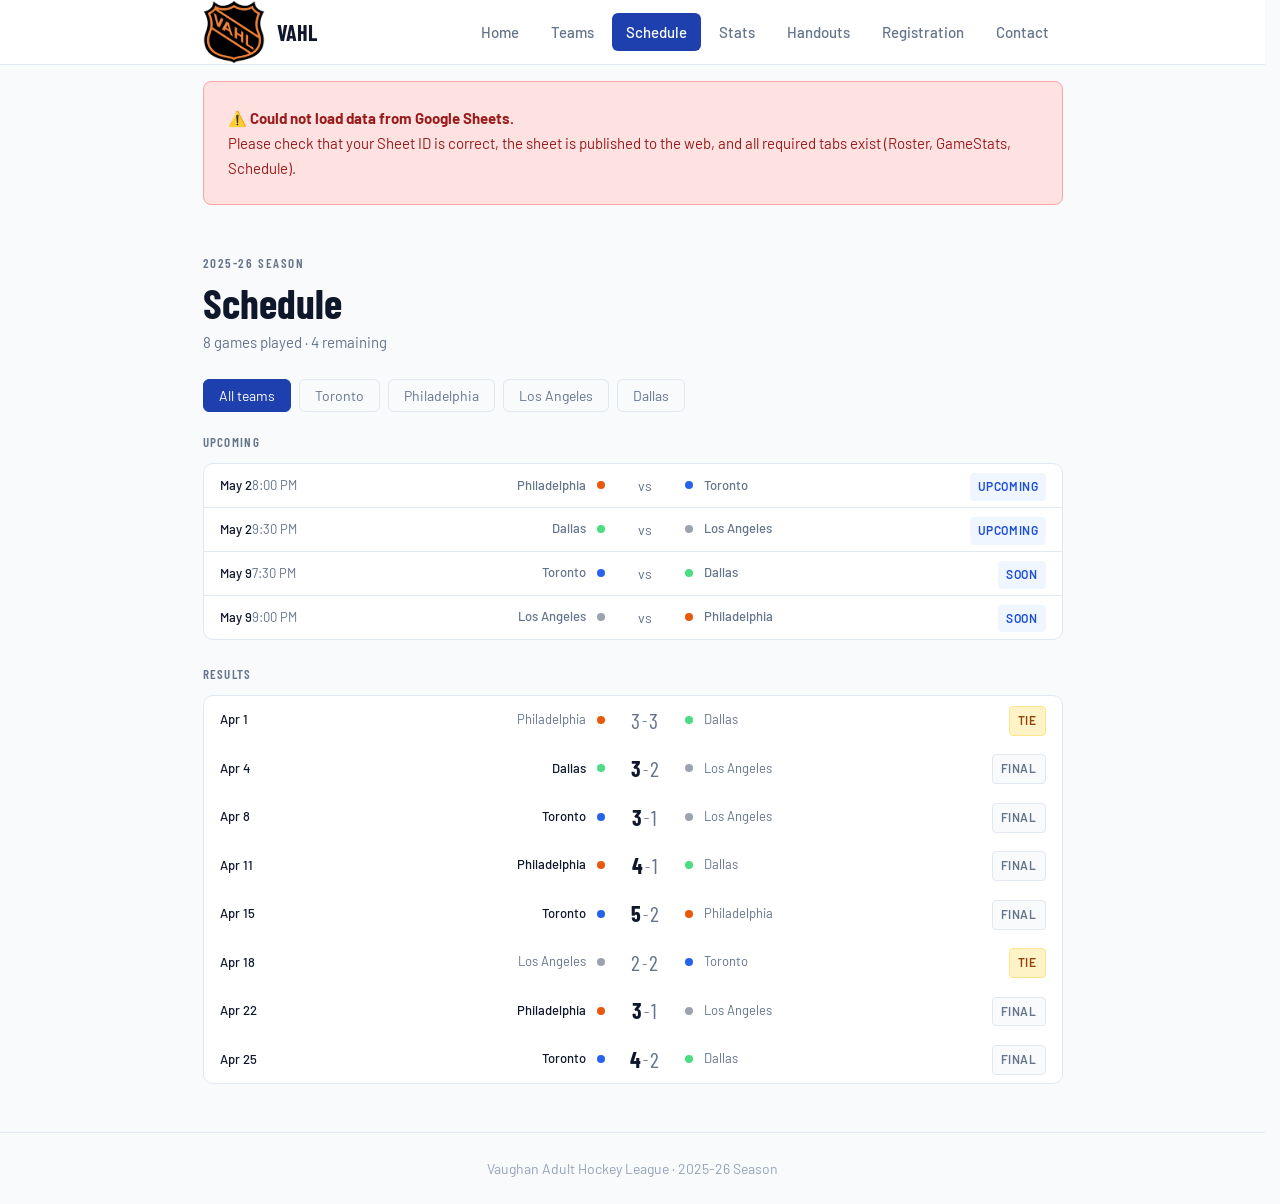
<file: schedule.html>
<!DOCTYPE html>
<html lang="en">
<head>
  <meta charset="UTF-8"/>
  <meta name="viewport" content="width=device-width, initial-scale=1.0"/>
  <title>Schedule — VAHL</title>
    <link rel="icon" type="image/x-icon" href="favicon.ico"/>
  <link rel="icon" type="image/png" sizes="32x32" href="icons/icon-32x32.png"/>
  <link rel="icon" type="image/png" sizes="16x16" href="icons/icon-16x16.png"/>
  <link rel="apple-touch-icon" sizes="180x180" href="icons/icon-180x180.png"/>
  <link rel="apple-touch-icon" sizes="167x167" href="icons/icon-167x167.png"/>
  <link rel="apple-touch-icon" sizes="152x152" href="icons/icon-152x152.png"/>
  <link rel="apple-touch-icon" sizes="120x120" href="icons/icon-120x120.png"/>
  <link rel="manifest" href="site.webmanifest"/>
  <meta name="theme-color" content="#1e40af"/>
  <!-- SEO Meta Tags -->
  <meta name="description" content="Full game schedule and results for the Vaughan Adult Hockey League season."/>
  <meta name="keywords" content="Vaughan Adult Hockey League, VAHL, adult hockey, hockey league, Vaughan, Ontario, hockey standings, hockey stats, hockey schedule"/>
  <meta name="author" content="Vaughan Adult Hockey League"/>
  <meta name="robots" content="index, follow"/>

  <!-- Open Graph / Social Media -->
  <meta property="og:type" content="website"/>
  <meta property="og:site_name" content="Vaughan Adult Hockey League"/>
  <meta property="og:title" content="Schedule — Vaughan Adult Hockey League"/>
  <meta property="og:description" content="Full game schedule and results for the Vaughan Adult Hockey League season."/>
  <meta property="og:image" content="https://vaughan-adult-hockey-league.github.io/logos/vahl-logo.svg"/>
  <meta property="og:url" content="https://vaughan-adult-hockey-league.github.io/schedule.html"/>

  <!-- Twitter Card -->
  <meta name="twitter:card" content="summary"/>
  <meta name="twitter:title" content="Schedule — Vaughan Adult Hockey League"/>
  <meta name="twitter:description" content="Full game schedule and results for the Vaughan Adult Hockey League season."/>
  <meta name="twitter:image" content="https://vaughan-adult-hockey-league.github.io/logos/vahl-logo.svg"/>

  <!-- Canonical URL -->
  <link rel="canonical" href="https://vaughan-adult-hockey-league.github.io/schedule.html"/>
  <meta name="msapplication-TileColor" content="#1e40af"/>
  <meta name="msapplication-TileImage" content="icons/icon-144x144.png"/>
  <link rel="stylesheet" href="css/style.css"/>
  <script>
    // vahl_awards_show_inline
    // Synchronously hide Awards link ONLY if explicitly set to '0'
    // If '1' → stays visible. If null (first load) → stays visible, applyAwardsVisibility will correct if needed
    if (sessionStorage.getItem('vahl_awards_show') === '0') {
      document.addEventListener('DOMContentLoaded', function() {
        var link = document.getElementById('awards-nav-link');
        if (link) link.style.display = 'none';
      });
    }
  </script>

</head>
<body>

<nav class="site-nav">
  <div class="container nav-inner">
    <a class="nav-logo" href="index.html"><img src="logos/vahl-logo.svg" alt="VAHL"/>VAHL</a>
    <button class="nav-burger" onclick="toggleNav()" aria-label="Menu"><span></span><span></span><span></span></button>
    <div class="nav-links" id="nav-links">
      <a class="nav-link" href="index.html">Home</a>
      <a class="nav-link" href="teams.html">Teams</a>
      <a class="nav-link active" href="schedule.html">Schedule</a>
      <a class="nav-link" href="stats.html">Stats</a>
      <a class="nav-link" id="awards-nav-link" href="awards.html"><span style="display:inline-flex;align-items:center;gap:4px;">🏆 Awards</span></a>
      <a class="nav-link" href="handouts.html">Handouts</a>
      <a class="nav-link" href="registration.html">Registration</a>
      <a class="nav-link" href="contact.html">Contact</a>
    </div>
  </div>
</nav>

<main class="container">
  <div class="page-header">
    <p class="eyebrow"><span class="season-label">VAHL Season</span><script>(function(){var s=sessionStorage.getItem('vahl_season_label');if(s){var els=document.querySelectorAll('.season-label');els[els.length-1].textContent=s;}})()</script></p>
    <h1 class="page-title">Schedule</h1>
    <p class="page-sub" id="schedule-sub">Loading…</p>
  </div>

  <div class="filter-row" id="filter-row">
    <button class="f-btn active" onclick="setFilter('All')">All teams</button>
    <button class="f-btn" onclick="setFilter('Toronto')">Toronto</button>
    <button class="f-btn" onclick="setFilter('Philadelphia')">Philadelphia</button>
    <button class="f-btn" onclick="setFilter('Los Angeles')">Los Angeles</button>
    <button class="f-btn" onclick="setFilter('Dallas')">Dallas</button>
  </div>

  <p class="section-label">Upcoming</p>
  <div class="card" style="margin-bottom:1.5rem;" id="upcoming-card"></div>

  <p class="section-label">Results</p>
  <div class="card" id="results-card"></div>
</main>

<footer class="site-footer"><div class="container">Vaughan Adult Hockey League · <span class="season-label">VAHL Season</span><script>(function(){var s=sessionStorage.getItem('vahl_season_label');if(s){var els=document.querySelectorAll('.season-label');els[els.length-1].textContent=s;}})()</script></div></footer>

<script src="js/data.js"></script>
<script>
function toggleNav() { document.getElementById('nav-links').classList.toggle('open'); }

let allGames = [];
let activeFilter = 'All';

const params = new URLSearchParams(window.location.search);
if (params.get('team')) activeFilter = params.get('team');

function shortDate(d) {
    if (!d) return d;
    return String(d).replace(/,?\s*\d{4}$/, '').trim();
  }
  function teamLink(team, cls, muted) {
  const style = muted
    ? `font-size:13px;color:var(--text-muted);text-decoration:none;`
    : `font-size:13px;text-decoration:none;`;
  return `<a href="roster.html?team=${encodeURIComponent(team)}" class="${cls||''}" style="${style}" onmouseover="this.style.color='#1e40af'" onmouseout="this.style.color='${muted?'var(--text-muted)':''}'">${team}</a>`;
}

function gameRow(g, badge) {
  const isUpcoming = g.Status === 'Upcoming';
  const awayWin = !isUpcoming && !( g.Status==='Tie') && Number(g.AwayScore) > Number(g.HomeScore);
  const homeWin = !isUpcoming && !(g.Status==='Tie') && Number(g.HomeScore) > Number(g.AwayScore);
  const awayColor = TEAM_COLORS[g.Away]?.primary || '#999';
  const homeColor = TEAM_COLORS[g.Home]?.primary || '#999';
  const dot = (color, side) => `<span style="width:8px;height:8px;border-radius:50%;background:${color};display:inline-block;margin-${side}:6px;"></span>`;

  if (isUpcoming) {
    return `<div class="game-row schedule-game-row">
      <div class="game-date-col"><strong>${g.Date}</strong>${g.Time}</div>
      <div class="game-team-col away">${teamLink(g.Away,'',true)}${dot(awayColor,'left')}</div>
      <div class="game-score" style="font-size:14px;color:var(--text-muted);font-weight:400;font-family:'Barlow',sans-serif;">vs</div>
      <div class="game-team-col">${dot(homeColor,'right')}${teamLink(g.Home,'',true)}</div>
      <div class="game-status"><span class="badge badge-upcoming">${badge}</span></div>
    </div>`;
  }

  const boxUrl = `boxscore.html?date=${encodeURIComponent(g.Date)}&home=${encodeURIComponent(g.Home)}&away=${encodeURIComponent(g.Away)}`;
  return `<a href="${boxUrl}" style="text-decoration:none;display:block;" class="game-row-link">
    <div class="game-row schedule-game-row" style="cursor:pointer;">
      <div class="game-date-col"><strong>${g.Date}</strong></div>
      <div class="game-team-col away"><span class="${awayWin?'winner':'loser'}" style="font-size:13px;">${g.Away}</span>${dot(awayColor,'left')}</div>
      <div class="game-score"><span class="${awayWin?'winner':'loser'}">${g.AwayScore}</span><span class="score-sep">–</span><span class="${homeWin?'winner':'loser'}">${g.HomeScore}</span></div>
      <div class="game-team-col">${dot(homeColor,'right')}<span class="${homeWin?'winner':'loser'}" style="font-size:13px;">${g.Home}</span></div>
      <div class="game-status"><span class="badge badge-${(g.Status==='Tie'||Number(g.HomeScore)===Number(g.AwayScore))?'tie':'final'}">${(g.Status==='Tie'||Number(g.HomeScore)===Number(g.AwayScore))?'Tie':'Final'}</span></div>
    </div>
  </a>`;
}

function render() {
  const filtered = activeFilter === 'All' ? allGames : allGames.filter(g => g.Home === activeFilter || g.Away === activeFilter);
  const upcoming = filtered.filter(g => g.Status === 'Upcoming');
  const results  = filtered.filter(g => g.Status !== 'Upcoming').reverse();

  // Upcoming/Soon: same date as first = Upcoming, later dates = Soon
  const firstDate = upcoming.length ? upcoming[0].Date : null;
  document.getElementById('upcoming-card').innerHTML = upcoming.length
    ? upcoming.map(g => gameRow(g, g.Date === firstDate ? 'Upcoming' : 'Soon')).join('')
    : '<p style="padding:1rem;color:var(--text-muted);font-size:13px;">No upcoming games.</p>';
  document.getElementById('results-card').innerHTML  = results.length
    ? results.map(g => gameRow(g, '')).join('')
    : '<p style="padding:1rem;color:var(--text-muted);font-size:13px;">No results yet.</p>';

  document.querySelectorAll('#filter-row .f-btn').forEach(btn => {
    btn.classList.toggle('active', btn.textContent.trim().replace(' teams','') === (activeFilter === 'All' ? 'All' : activeFilter) || (btn.textContent.trim() === 'All teams' && activeFilter === 'All'));
  });
}

window.setFilter = function(team) { activeFilter = team; render(); };

async function init() {
  const _sd = await loadData();
  applyAwardsVisibility(_sd);
  const { schedule } = _sd;
  allGames = schedule;
  const played = schedule.filter(g => g.Status !== 'Upcoming').length;
  const remaining = schedule.filter(g => g.Status === 'Upcoming').length;
  document.getElementById('schedule-sub').textContent = `${played} games played · ${remaining} remaining`;
  render();
}
init();

  // Apply dynamic season label from Google Sheet
  fetchSeason().then(s => {
    const label = s + ' Season';
    document.querySelectorAll('.season-label').forEach(el => el.textContent = label);
  });

</script>
</body>
</html>
</file>
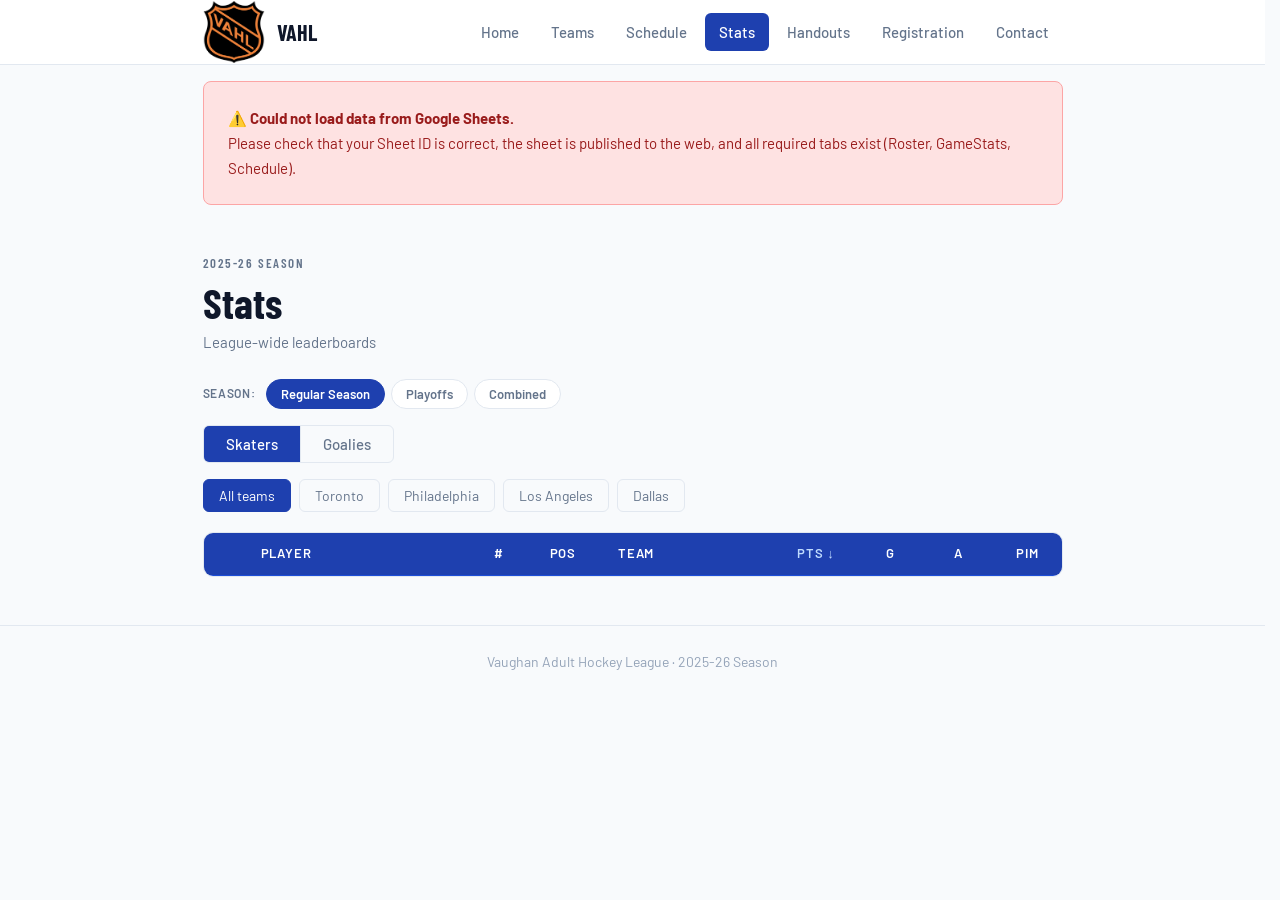
<file: stats.html>
<!DOCTYPE html>
<html lang="en">
<head>
  <meta charset="UTF-8"/>
  <meta name="viewport" content="width=device-width, initial-scale=1.0"/>
  <title>Stats — VAHL</title>
    <link rel="icon" type="image/x-icon" href="favicon.ico"/>
  <link rel="icon" type="image/png" sizes="32x32" href="icons/icon-32x32.png"/>
  <link rel="icon" type="image/png" sizes="16x16" href="icons/icon-16x16.png"/>
  <link rel="apple-touch-icon" sizes="180x180" href="icons/icon-180x180.png"/>
  <link rel="apple-touch-icon" sizes="167x167" href="icons/icon-167x167.png"/>
  <link rel="apple-touch-icon" sizes="152x152" href="icons/icon-152x152.png"/>
  <link rel="apple-touch-icon" sizes="120x120" href="icons/icon-120x120.png"/>
  <link rel="manifest" href="site.webmanifest"/>
  <meta name="theme-color" content="#1e40af"/>
  <!-- SEO Meta Tags -->
  <meta name="description" content="League-wide skater and goalie statistics leaderboards for the Vaughan Adult Hockey League."/>
  <meta name="keywords" content="Vaughan Adult Hockey League, VAHL, adult hockey, hockey league, Vaughan, Ontario, hockey standings, hockey stats, hockey schedule"/>
  <meta name="author" content="Vaughan Adult Hockey League"/>
  <meta name="robots" content="index, follow"/>

  <!-- Open Graph / Social Media -->
  <meta property="og:type" content="website"/>
  <meta property="og:site_name" content="Vaughan Adult Hockey League"/>
  <meta property="og:title" content="Stats — Vaughan Adult Hockey League"/>
  <meta property="og:description" content="League-wide skater and goalie statistics leaderboards for the Vaughan Adult Hockey League."/>
  <meta property="og:image" content="https://vaughan-adult-hockey-league.github.io/logos/vahl-logo.svg"/>
  <meta property="og:url" content="https://vaughan-adult-hockey-league.github.io/stats.html"/>

  <!-- Twitter Card -->
  <meta name="twitter:card" content="summary"/>
  <meta name="twitter:title" content="Stats — Vaughan Adult Hockey League"/>
  <meta name="twitter:description" content="League-wide skater and goalie statistics leaderboards for the Vaughan Adult Hockey League."/>
  <meta name="twitter:image" content="https://vaughan-adult-hockey-league.github.io/logos/vahl-logo.svg"/>

  <!-- Canonical URL -->
  <link rel="canonical" href="https://vaughan-adult-hockey-league.github.io/stats.html"/>
  <meta name="msapplication-TileColor" content="#1e40af"/>
  <meta name="msapplication-TileImage" content="icons/icon-144x144.png"/>
  <link rel="stylesheet" href="css/style.css"/>
  <script>
    // vahl_awards_show_inline
    // Synchronously hide Awards link ONLY if explicitly set to '0'
    // If '1' → stays visible. If null (first load) → stays visible, applyAwardsVisibility will correct if needed
    if (sessionStorage.getItem('vahl_awards_show') === '0') {
      document.addEventListener('DOMContentLoaded', function() {
        var link = document.getElementById('awards-nav-link');
        if (link) link.style.display = 'none';
      });
    }
  </script>

</head>
<body>

<nav class="site-nav">
  <div class="container nav-inner">
    <a class="nav-logo" href="index.html"><img src="logos/vahl-logo.svg" alt="VAHL"/>VAHL</a>
    <button class="nav-burger" onclick="toggleNav()" aria-label="Menu"><span></span><span></span><span></span></button>
    <div class="nav-links" id="nav-links">
      <a class="nav-link" href="index.html">Home</a>
      <a class="nav-link" href="teams.html">Teams</a>
      <a class="nav-link" href="schedule.html">Schedule</a>
      <a class="nav-link active" href="stats.html">Stats</a>
      <a class="nav-link" id="awards-nav-link" href="awards.html"><span style="display:inline-flex;align-items:center;gap:4px;">🏆 Awards</span></a>
      <a class="nav-link" href="handouts.html">Handouts</a>
      <a class="nav-link" href="registration.html">Registration</a>
      <a class="nav-link" href="contact.html">Contact</a>
    </div>
  </div>
</nav>

<main class="container">
  <div class="page-header">
    <p class="eyebrow"><span class="season-label">VAHL Season</span><script>(function(){var s=sessionStorage.getItem('vahl_season_label');if(s){var els=document.querySelectorAll('.season-label');els[els.length-1].textContent=s;}})()</script></p>
    <h1 class="page-title">Stats</h1>
    <p class="page-sub">League-wide leaderboards</p>
  </div>

  <div class="season-toggle" id="stats-season-toggle" style="margin-bottom:1rem;">
    <span class="season-toggle-label">Season:</span>
    <button class="s-btn active" onclick="setStatsSeason('regular',this)">Regular Season</button>
    <button class="s-btn" onclick="setStatsSeason('playoff',this)">Playoffs</button>
    <button class="s-btn" onclick="setStatsSeason('all',this)">Combined</button>
  </div>

  <div class="tab-row">
    <button class="tab-btn active" id="tab-skaters" onclick="switchTab('skaters')">Skaters</button>
    <button class="tab-btn" id="tab-goalies" onclick="switchTab('goalies')">Goalies</button>
  </div>

  <!-- SKATERS -->
  <div id="skaters-section">
    <div class="filter-row" id="skater-filters">
      <button class="f-btn active" onclick="setSkaterFilter('All')">All teams</button>
      <button class="f-btn" onclick="setSkaterFilter('Toronto')">Toronto</button>
      <button class="f-btn" onclick="setSkaterFilter('Philadelphia')">Philadelphia</button>
      <button class="f-btn" onclick="setSkaterFilter('Los Angeles')">Los Angeles</button>
      <button class="f-btn" onclick="setSkaterFilter('Dallas')">Dallas</button>
    </div>
    <div class="card" style="overflow-x:auto;">
      <table class="data-table" id="skaters-table" style="min-width:520px;">
        <thead>
          <tr>
            <th class="left" style="width:28px;"></th>
            <th class="left" style="width:150px;">Player</th>
            <th class="left" style="width:36px;">#</th>
            <th class="left" style="width:44px;" data-col="pos" data-label="Pos">Pos</th>
            <th class="left" style="width:110px;">Team</th>
            <th style="width:52px;" data-col="pts" data-dir="-1" class="sorted">PTS ↓</th>
            <th style="width:44px;" data-col="g" data-label="G">G</th>
            <th style="width:44px;" data-col="a" data-label="A">A</th>
            <th style="width:44px;" data-col="pim" data-label="PIM">PIM</th>
          </tr>
        </thead>
        <tbody id="skaters-body"></tbody>
        <tfoot id="skaters-foot"></tfoot>
      </table>
    </div>
  </div>

  <!-- GOALIES -->
  <div id="goalies-section" style="display:none;">
    <div class="filter-row" id="goalie-filters">
      <button class="f-btn active" onclick="setGoalieFilter('All')">All teams</button>
      <button class="f-btn" onclick="setGoalieFilter('Toronto')">Toronto</button>
      <button class="f-btn" onclick="setGoalieFilter('Philadelphia')">Philadelphia</button>
      <button class="f-btn" onclick="setGoalieFilter('Los Angeles')">Los Angeles</button>
      <button class="f-btn" onclick="setGoalieFilter('Dallas')">Dallas</button>
    </div>
    <div class="card" style="overflow-x:auto;">
      <table class="data-table" id="goalies-table" style="min-width:540px;">
        <thead>
          <tr>
            <th class="left" style="width:28px;"></th>
            <th class="left" style="width:140px;">Player</th>
            <th class="left" style="width:36px;">#</th>
            <th class="left" style="width:110px;">Team</th>
            <th style="width:44px;" data-col="w">W</th>
            <th style="width:44px;" data-col="l">L</th>
            <th style="width:44px;" data-col="t">T</th>
            <th style="width:44px;" data-col="ga">GA</th>
            <th style="width:52px;" data-col="gaa" data-label="GAA" class="sorted">GAA ↓</th>
            <th style="width:44px;" data-col="so">SO</th>
            <th style="width:44px;" data-col="pim" data-label="PIM">PIM</th>
          </tr>
        </thead>
        <tbody id="goalies-body"></tbody>
        <tfoot id="goalies-foot"></tfoot>
      </table>
    </div>
  </div>
</main>

<footer class="site-footer"><div class="container">Vaughan Adult Hockey League · <span class="season-label">VAHL Season</span><script>(function(){var s=sessionStorage.getItem('vahl_season_label');if(s){var els=document.querySelectorAll('.season-label');els[els.length-1].textContent=s;}})()</script></div></footer>

<script src="js/data.js"></script>
<script>
function toggleNav() { document.getElementById('nav-links').classList.toggle('open'); }

let allSkaters = [], allGoalies = [];
let skaterFilter = 'All', goalieFilter = 'All';
let skaterSort = 'pts', skaterDir = 1;
let goalieSort  = 'gaa', goalieDir  = 1;

const POS_ORDER = { 'F': 0, 'D': 1 }; // 0 = forward, 1 = D

function colVal(p, col) {
  if (col === 'pos') return POS_ORDER[p.Pos] ?? 99;
  const map = { pts:'PTS', g:'G', a:'A', pim:'PIM', w:'W', l:'L', t:'T', ga:'GA', gaa:'GAA', so:'SO' };
  return Number(p[map[col]] ?? 0);
}

function renderSkaters() {
  const data = skaterFilter === 'All' ? allSkaters : allSkaters.filter(p => p.Team === skaterFilter);
  const sorted = [...data].sort((a,b) => {
    // G always last regardless of sort
    const aIsG = a.Pos === 'G', bIsG = b.Pos === 'G';
    if (aIsG !== bIsG) return aIsG ? 1 : -1;

    if (skaterSort === 'pos') {
      const aIsD = a.Pos === 'D', bIsD = b.Pos === 'D';
      if (skaterDir === 1) { if (aIsD !== bIsD) return aIsD ? 1 : -1; }
      else                 { if (aIsD !== bIsD) return aIsD ? -1 : 1; }
      return Number(b.PTS||0) - Number(a.PTS||0);
    }

    const av = colVal(a, skaterSort), bv = colVal(b, skaterSort);
    if (av !== bv) return skaterDir * (bv - av);

    // Tiebreakers
    if (skaterSort === 'pts') {
      // PTS tie → most G → fewest PIM
      if (Number(b.G||0) !== Number(a.G||0)) return Number(b.G||0) - Number(a.G||0);
      return Number(a.PIM||0) - Number(b.PIM||0);
    }
    if (skaterSort === 'g' || skaterSort === 'a') {
      // G or A tie → fewest PIM
      return Number(a.PIM||0) - Number(b.PIM||0);
    }
    return 0;
  });
  document.getElementById('skaters-body').innerHTML = sorted.map((p, i) => `
    <tr>
      <td class="left" style="padding-top:0.3rem;padding-bottom:0.3rem;"><span class="${i===0?'rank-1':'rank-num'}">${i+1}</span></td>
      <td class="left" style="padding-top:0.3rem;padding-bottom:0.3rem;"><a href="player.html?name=${encodeURIComponent(p.Name)}&team=${encodeURIComponent(p.Team)}" style="font-weight:500;color:var(--text);text-decoration:none;" onmouseover="this.style.color='#1e40af'" onmouseout="this.style.color='var(--text)'">${p.Name}</a></td>
      <td class="left" style="padding-top:0.3rem;padding-bottom:0.3rem;"><span class="jersey-num">${p.Jersey || '–'}</span></td>
      <td class="left" style="padding-top:0.3rem;padding-bottom:0.3rem;"><span class="pos-badge">${p.Pos || '–'}</span></td>
      <td class="left" style="padding-top:0.3rem;padding-bottom:0.3rem;font-size:13px;">
        <a href="roster.html?team=${encodeURIComponent(p.Team)}" style="display:inline-flex;align-items:center;gap:5px;color:var(--text);text-decoration:none;" onmouseover="this.style.color='#1e40af'" onmouseout="this.style.color='var(--text)'">${teamDot(p.Team)}${p.Team}</a>
      </td>
      <td style="padding-top:0.3rem;padding-bottom:0.3rem;"><span class="${skaterSort==='pts'||skaterSort==='pos'?'stat-hi':''}">${p.PTS}</span></td>
      <td style="padding-top:0.3rem;padding-bottom:0.3rem;"><span class="${skaterSort==='g'?'stat-hi':''}">${p.G}</span></td>
      <td style="padding-top:0.3rem;padding-bottom:0.3rem;"><span class="${skaterSort==='a'?'stat-hi':''}">${p.A}</span></td>
      <td style="padding-top:0.3rem;padding-bottom:0.3rem;"><span class="${skaterSort==='pim'?'stat-hi':''}">${p.PIM}</span></td>
    </tr>`).join('');

  // Totals row — only shown when a team is filtered
  const foot = document.getElementById('skaters-foot');
  if (skaterFilter !== 'All' && sorted.length > 0) {
    const totG   = sorted.reduce((s,p) => s + Number(p.G||0), 0);
    const totA   = sorted.reduce((s,p) => s + Number(p.A||0), 0);
    const totPIM = sorted.reduce((s,p) => s + Number(p.PIM||0), 0);
    foot.innerHTML = `<tr style="background:#eff6ff;">
      <td class="left" colspan="5" style="padding:0.4rem 0.85rem;font-size:14px;font-weight:700;text-transform:uppercase;letter-spacing:0.06em;color:#1e40af;">Total</td>
      <td style="padding:0.4rem 0.85rem;font-family:'Barlow Condensed',sans-serif;font-size:20px;font-weight:700;text-align:center;color:#1e40af;">${totG+totA}</td>
      <td style="padding:0.4rem 0.85rem;font-family:'Barlow Condensed',sans-serif;font-size:20px;font-weight:700;text-align:center;color:#1e40af;">${totG}</td>
      <td style="padding:0.4rem 0.85rem;font-family:'Barlow Condensed',sans-serif;font-size:20px;font-weight:700;text-align:center;color:#1e40af;">${totA}</td>
      <td style="padding:0.4rem 0.85rem;font-family:'Barlow Condensed',sans-serif;font-size:20px;font-weight:700;text-align:center;color:#1e40af;">${totPIM}</td>
    </tr>`;
  } else {
    foot.innerHTML = '';
  }
}

function renderGoalies() {
  const data = goalieFilter === 'All'
    ? allGoalies.filter(p => !(p.Name||'').toLowerCase().includes('rental'))
    : allGoalies.filter(p => p.Team === goalieFilter);
  const sorted = [...data].sort((a,b) => {
    if (goalieSort === 'gaa') {
      // Primary sort: lowest GAA (rounded to 2dp to avoid float precision issues)
      const aGAA = Math.round(a.GAA * 100), bGAA = Math.round(b.GAA * 100);
      if (aGAA !== bGAA) return goalieDir * (aGAA - bGAA);
      // Tiebreakers: most W → most SO → fewest PIM
      if (b.W !== a.W) return Number(b.W||0) - Number(a.W||0);
      if (b.SO !== a.SO) return Number(b.SO||0) - Number(a.SO||0);
      return Number(a.PIM||0) - Number(b.PIM||0);
    }
    const av = colVal(a, goalieSort), bv = colVal(b, goalieSort);
    if (av !== bv) return goalieDir * (bv - av);
    // For all other columns, tiebreaker is GAA
    const aGAA = Math.round(a.GAA * 100), bGAA = Math.round(b.GAA * 100);
    return aGAA - bGAA;
  });
  document.getElementById('goalies-body').innerHTML = sorted.map((p, i) => `
    <tr>
      <td class="left" style="padding-top:0.3rem;padding-bottom:0.3rem;"><span class="${i===0?'rank-1':'rank-num'}">${i+1}</span></td>
      <td class="left" style="padding-top:0.3rem;padding-bottom:0.3rem;"><a href="player.html?name=${encodeURIComponent(p.Name)}&team=${encodeURIComponent(p.Team)}&type=goalie" style="font-weight:500;color:var(--text);text-decoration:none;" onmouseover="this.style.color='#1e40af'" onmouseout="this.style.color='var(--text)'">${p.Name}</a></td>
      <td class="left" style="padding-top:0.3rem;padding-bottom:0.3rem;"><span class="jersey-num">${p.Jersey || '–'}</span></td>
      <td class="left" style="padding-top:0.3rem;padding-bottom:0.3rem;font-size:13px;">
        <a href="roster.html?team=${encodeURIComponent(p.Team)}" style="display:inline-flex;align-items:center;gap:5px;color:var(--text);text-decoration:none;" onmouseover="this.style.color='#1e40af'" onmouseout="this.style.color='var(--text)'">${teamDot(p.Team)}${p.Team}</a>
      </td>
      <td style="padding-top:0.3rem;padding-bottom:0.3rem;">${p.W}</td>
      <td style="padding-top:0.3rem;padding-bottom:0.3rem;">${p.L}</td>
      <td style="padding-top:0.3rem;padding-bottom:0.3rem;">${p.T ?? 0}</td>
      <td style="padding-top:0.3rem;padding-bottom:0.3rem;">${p.GA}</td>
      <td style="padding-top:0.3rem;padding-bottom:0.3rem;"><span class="${goalieSort==='gaa'?'stat-hi':''}">${Number(p.GAA).toFixed(2)}</span></td>
      <td style="padding-top:0.3rem;padding-bottom:0.3rem;"><span class="${goalieSort==='so'?'stat-hi':''}">${p.SO}</span></td>
      <td style="padding-top:0.3rem;padding-bottom:0.3rem;">${p.PIM}</td>
    </tr>`).join('');

  // Totals row — only shown when a team is filtered
  const foot = document.getElementById('goalies-foot');
  if (goalieFilter !== 'All' && sorted.length > 0) {
    const totW   = sorted.reduce((s,p) => s + Number(p.W||0), 0);
    const totL   = sorted.reduce((s,p) => s + Number(p.L||0), 0);
    const totT   = sorted.reduce((s,p) => s + Number(p.T||0), 0);
    const totGA  = sorted.reduce((s,p) => s + Number(p.GA||0), 0);
    const totSO  = sorted.reduce((s,p) => s + Number(p.SO||0), 0);
    const totPIM = sorted.reduce((s,p) => s + Number(p.PIM||0), 0);
    const totGP  = totW + totL + totT;
    const totGAA = totGP > 0 ? (totGA / totGP).toFixed(2) : '0.00';
    const cell = v => `<td style="padding:0.4rem 0.85rem;font-family:'Barlow Condensed',sans-serif;font-size:20px;font-weight:700;text-align:center;color:#1e40af;">${v}</td>`;
    foot.innerHTML = `<tr style="background:#eff6ff;">
      <td class="left" colspan="4" style="padding:0.4rem 0.85rem;font-size:14px;font-weight:700;text-transform:uppercase;letter-spacing:0.06em;color:#1e40af;">Total</td>
      ${cell(totW)}${cell(totL)}${cell(totT)}${cell(totGA)}${cell(totGAA)}${cell(totSO)}${cell(totPIM)}
    </tr>`;
  } else {
    foot.innerHTML = '';
  }
}

// Sortable column headers
document.querySelectorAll('#skaters-table th[data-col]').forEach(th => {
  th.addEventListener('click', () => {
    const col = th.dataset.col;
    const defaultDir = col === 'pos' ? -1 : 1;
    skaterDir = skaterSort === col ? skaterDir * -1 : defaultDir;
    skaterSort = col;
    // Reset ALL headers to their base label (strip any arrow or F/D indicator)
    document.querySelectorAll('#skaters-table th[data-col]').forEach(t => {
      t.classList.remove('sorted');
      t.textContent = t.dataset.label || t.textContent.replace(/ [↑↓]$| F↑$| D↑$/g, '');
      if (!t.dataset.label) t.dataset.label = t.textContent;
    });
    th.classList.add('sorted');
    if (col === 'pos') {
      th.textContent = skaterDir === 1 ? 'Pos F↑' : 'Pos D↑';
    } else {
      th.textContent = (th.dataset.label || col.toUpperCase()) + (skaterDir === 1 ? ' ↓' : ' ↑');
    }
    renderSkaters();
  });
});

document.querySelectorAll('#goalies-table th[data-col]').forEach(th => {
  th.addEventListener('click', () => {
    const col = th.dataset.col;
    const defaultDir = 1;
    goalieDir = goalieSort === col ? goalieDir * -1 : defaultDir;
    goalieSort = col;
    document.querySelectorAll('#goalies-table th').forEach(t => { t.classList.remove('sorted'); t.textContent = t.textContent.replace(/ [↑↓]$/,''); });
    th.classList.add('sorted');
    th.textContent += goalieDir === 1 ? ' ↑' : ' ↓';
    renderGoalies();
  });
});

window.switchTab = function(tab) {
  document.getElementById('skaters-section').style.display = tab==='skaters' ? '' : 'none';
  document.getElementById('goalies-section').style.display = tab==='goalies' ? '' : 'none';
  document.getElementById('tab-skaters').classList.toggle('active', tab==='skaters');
  document.getElementById('tab-goalies').classList.toggle('active', tab==='goalies');
  // Always re-render the tab being switched to so filter is current
  if (tab === 'skaters') renderSkaters();
  else renderGoalies();
};

window.setSkaterFilter = function(team) {
  skaterFilter = team;
  goalieFilter = team; // keep in sync
  document.querySelectorAll('#skater-filters .f-btn').forEach(b => b.classList.toggle('active', b.textContent.trim() === (team==='All'?'All teams':team)));
  document.querySelectorAll('#goalie-filters .f-btn').forEach(b => b.classList.toggle('active', b.textContent.trim() === (team==='All'?'All teams':team)));
  renderSkaters();
};

window.setGoalieFilter = function(team) {
  goalieFilter = team;
  skaterFilter = team; // keep in sync
  document.querySelectorAll('#goalie-filters .f-btn').forEach(b => b.classList.toggle('active', b.textContent.trim() === (team==='All'?'All teams':team)));
  document.querySelectorAll('#skater-filters .f-btn').forEach(b => b.classList.toggle('active', b.textContent.trim() === (team==='All'?'All teams':team)));
  renderGoalies();
};

let _statsData = null;
let _statsSeason = 'regular';

window.setStatsSeason = function(type, btn) {
  _statsSeason = type;
  document.querySelectorAll('#stats-season-toggle .s-btn').forEach(b => {
    b.className = 's-btn' + (b === btn ? (type === 'playoff' ? ' active-playoff' : type === 'all' ? ' active-combined' : ' active') : '');
  });
  const { roster, gameStats, schedule } = _statsData;
  allSkaters = aggregateSkaters(roster, gameStats, schedule, _statsSeason);
  allGoalies = aggregateGoalies((roster||[]).filter(p=>(p.Pos||"").toUpperCase()==="G"), gameStats, schedule, _statsSeason);
  renderSkaters();
  renderGoalies();
};

async function init() {
  const data = await loadData();
  applyAwardsVisibility(data);
  _statsData = data;
  allSkaters = aggregateSkaters(data.roster, data.gameStats, data.schedule, _statsSeason);
  allGoalies = aggregateGoalies((data.roster||[]).filter(p=>(p.Pos||"").toUpperCase()==="G"), data.gameStats, data.schedule, _statsSeason);

  // Check URL param for team pre-filter
  const params = new URLSearchParams(window.location.search);
  const teamParam = params.get('team');
  if (teamParam) {
    skaterFilter = teamParam;
    goalieFilter = teamParam;
    // Highlight the correct team button on load
    document.querySelectorAll('#skater-filters .f-btn').forEach(b =>
      b.classList.toggle('active', b.textContent.trim() === teamParam)
    );
    document.querySelectorAll('#goalie-filters .f-btn').forEach(b =>
      b.classList.toggle('active', b.textContent.trim() === teamParam)
    );
  }

  renderSkaters();
  renderGoalies();
}
init();

  // Apply dynamic season label from Google Sheet
  fetchSeason().then(s => {
    const label = s + ' Season';
    document.querySelectorAll('.season-label').forEach(el => el.textContent = label);
  });

</script>
</body>
</html>
</file>
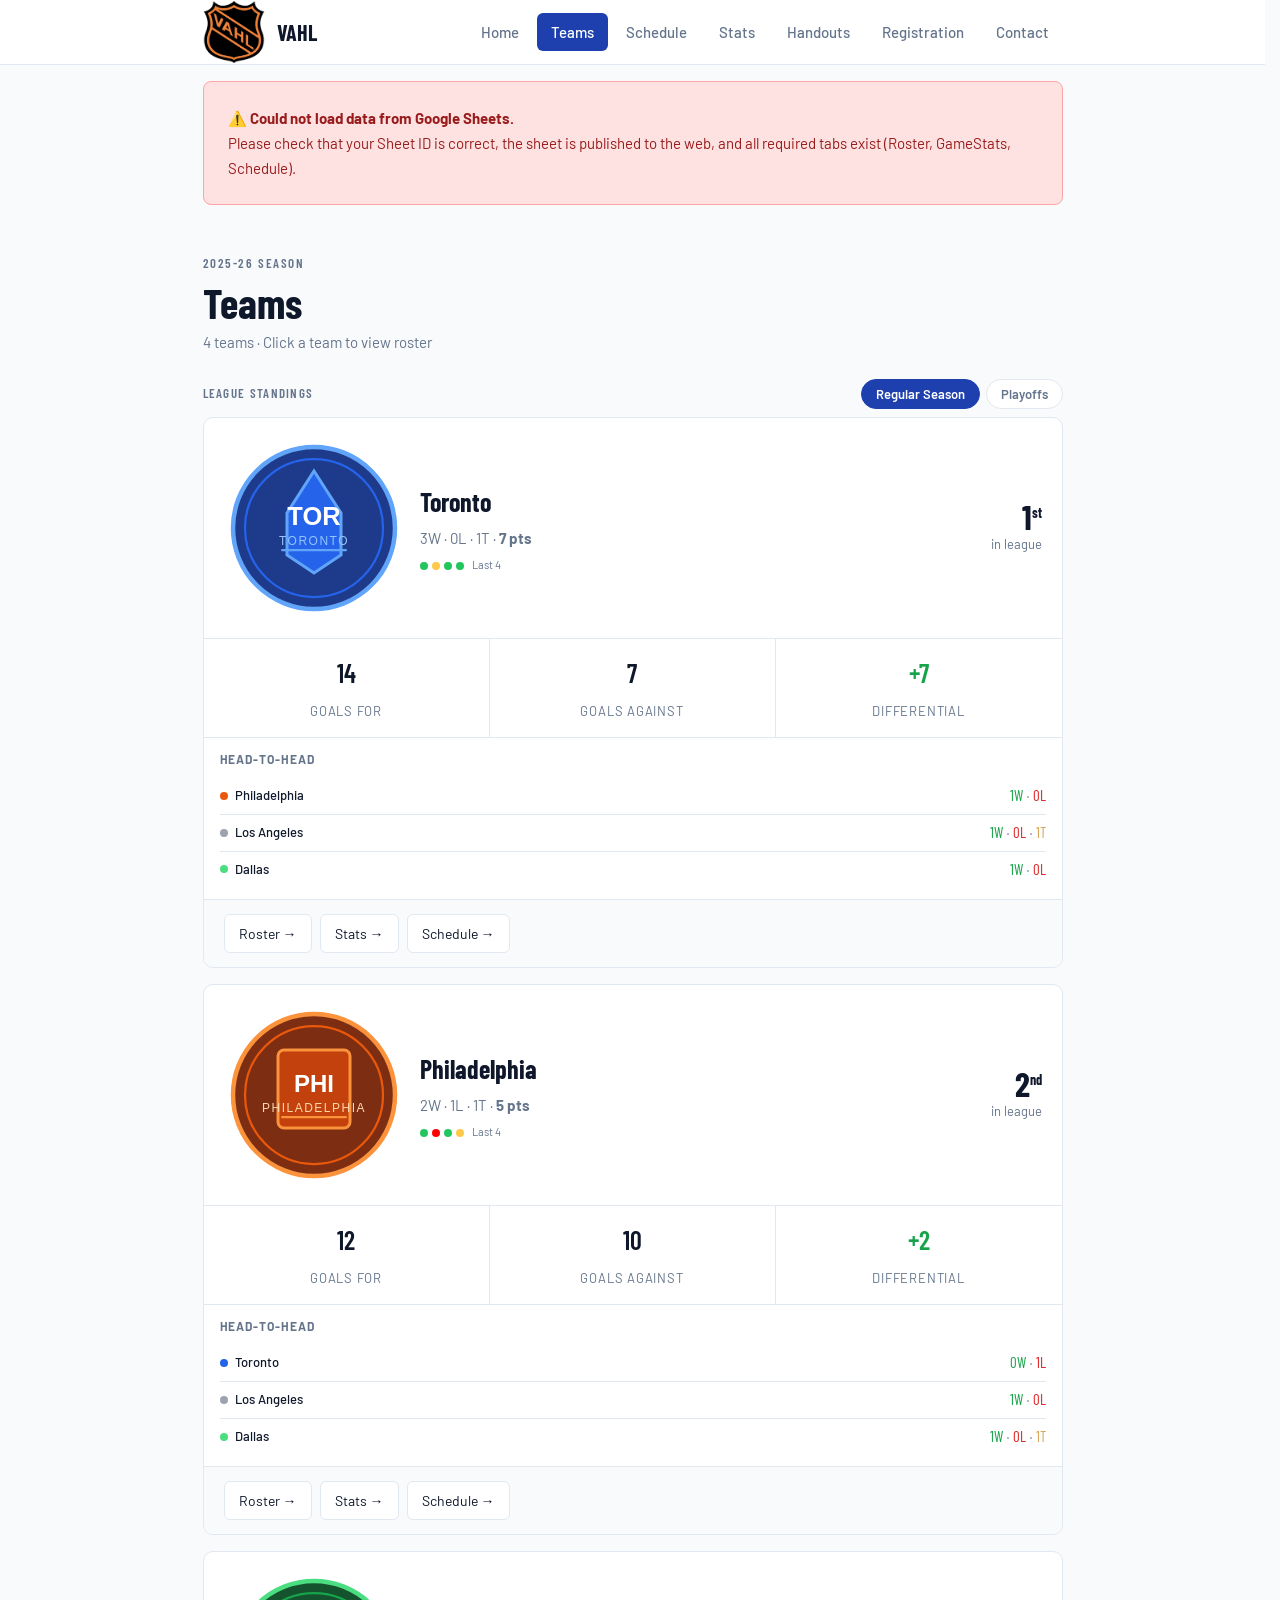
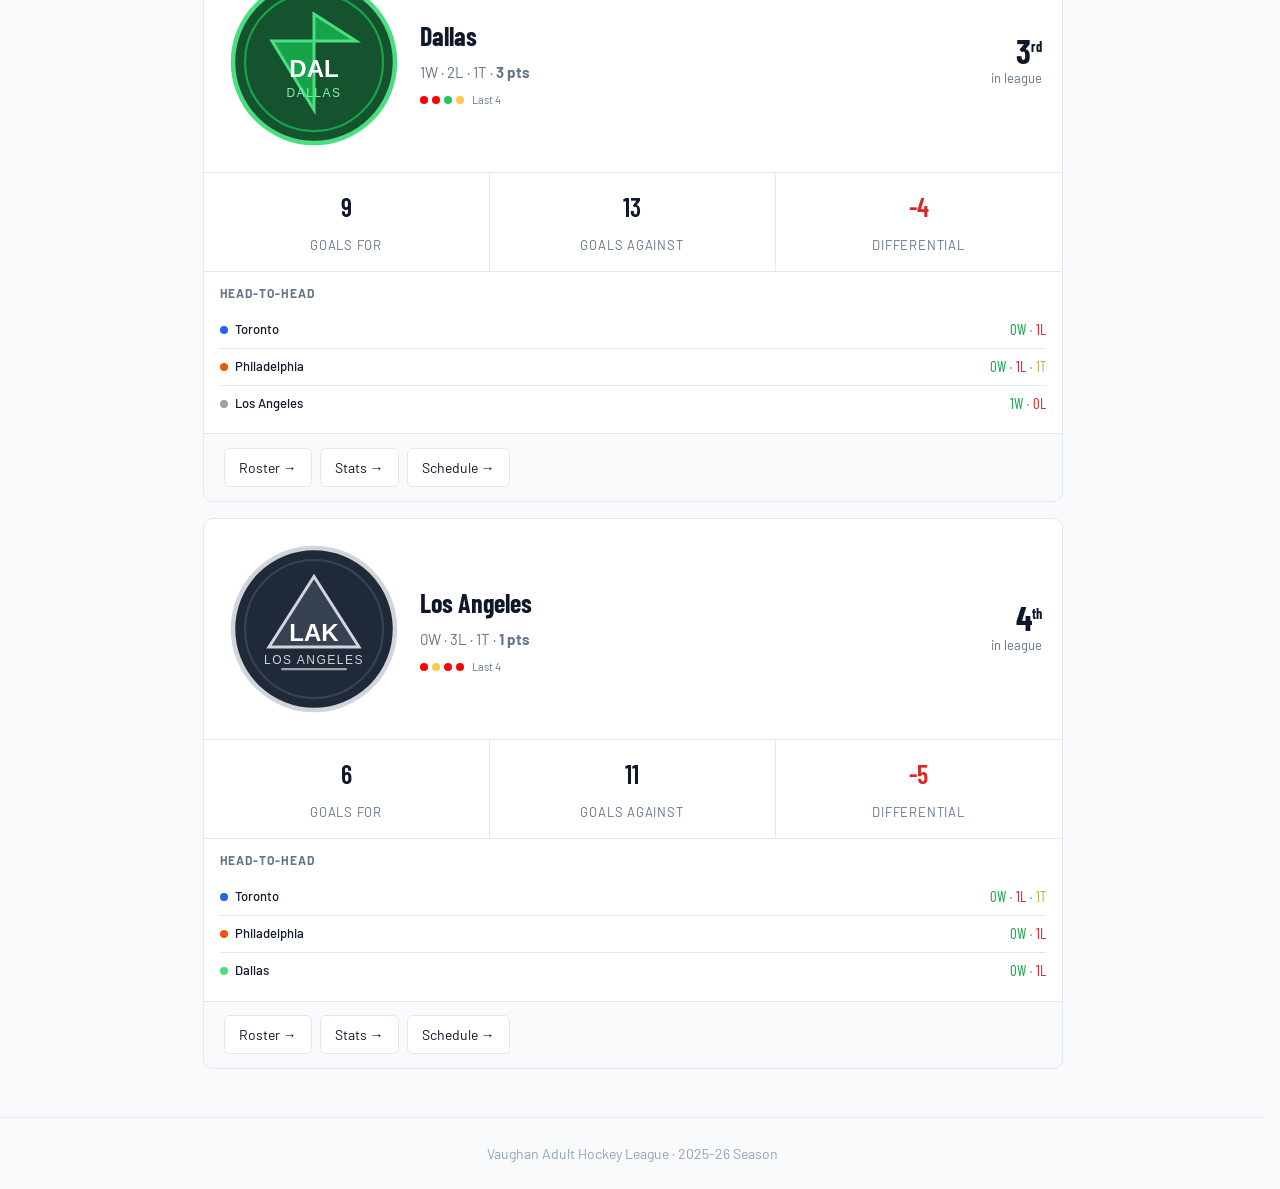
<file: teams.html>
<!DOCTYPE html>
<html lang="en">
<head>
  <meta charset="UTF-8"/>
  <meta name="viewport" content="width=device-width, initial-scale=1.0"/>
  <title>Teams — VAHL</title>
    <link rel="icon" type="image/x-icon" href="favicon.ico"/>
  <link rel="icon" type="image/png" sizes="32x32" href="icons/icon-32x32.png"/>
  <link rel="icon" type="image/png" sizes="16x16" href="icons/icon-16x16.png"/>
  <link rel="apple-touch-icon" sizes="180x180" href="icons/icon-180x180.png"/>
  <link rel="apple-touch-icon" sizes="167x167" href="icons/icon-167x167.png"/>
  <link rel="apple-touch-icon" sizes="152x152" href="icons/icon-152x152.png"/>
  <link rel="apple-touch-icon" sizes="120x120" href="icons/icon-120x120.png"/>
  <link rel="manifest" href="site.webmanifest"/>
  <meta name="theme-color" content="#1e40af"/>
  <!-- SEO Meta Tags -->
  <meta name="description" content="Team standings, records, head-to-head stats, and streaks for all VAHL teams."/>
  <meta name="keywords" content="Vaughan Adult Hockey League, VAHL, adult hockey, hockey league, Vaughan, Ontario, hockey standings, hockey stats, hockey schedule"/>
  <meta name="author" content="Vaughan Adult Hockey League"/>
  <meta name="robots" content="index, follow"/>

  <!-- Open Graph / Social Media -->
  <meta property="og:type" content="website"/>
  <meta property="og:site_name" content="Vaughan Adult Hockey League"/>
  <meta property="og:title" content="Teams — Vaughan Adult Hockey League"/>
  <meta property="og:description" content="Team standings, records, head-to-head stats, and streaks for all VAHL teams."/>
  <meta property="og:image" content="https://vaughan-adult-hockey-league.github.io/logos/vahl-logo.svg"/>
  <meta property="og:url" content="https://vaughan-adult-hockey-league.github.io/teams.html"/>

  <!-- Twitter Card -->
  <meta name="twitter:card" content="summary"/>
  <meta name="twitter:title" content="Teams — Vaughan Adult Hockey League"/>
  <meta name="twitter:description" content="Team standings, records, head-to-head stats, and streaks for all VAHL teams."/>
  <meta name="twitter:image" content="https://vaughan-adult-hockey-league.github.io/logos/vahl-logo.svg"/>

  <!-- Canonical URL -->
  <link rel="canonical" href="https://vaughan-adult-hockey-league.github.io/teams.html"/>
  <meta name="msapplication-TileColor" content="#1e40af"/>
  <meta name="msapplication-TileImage" content="icons/icon-144x144.png"/>
  <link rel="stylesheet" href="css/style.css"/>
  <script>
    // vahl_awards_show_inline
    // Synchronously hide Awards link ONLY if explicitly set to '0'
    // If '1' → stays visible. If null (first load) → stays visible, applyAwardsVisibility will correct if needed
    if (sessionStorage.getItem('vahl_awards_show') === '0') {
      document.addEventListener('DOMContentLoaded', function() {
        var link = document.getElementById('awards-nav-link');
        if (link) link.style.display = 'none';
      });
    }
  </script>

</head>
<body>

<nav class="site-nav">
  <div class="container nav-inner">
    <a class="nav-logo" href="index.html"><img src="logos/vahl-logo.svg" alt="VAHL"/>VAHL</a>
    <button class="nav-burger" onclick="toggleNav()" aria-label="Menu"><span></span><span></span><span></span></button>
    <div class="nav-links" id="nav-links">
      <a class="nav-link" href="index.html">Home</a>
      <a class="nav-link active" href="teams.html">Teams</a>
      <a class="nav-link" href="schedule.html">Schedule</a>
      <a class="nav-link" href="stats.html">Stats</a>
      <a class="nav-link" id="awards-nav-link" href="awards.html"><span style="display:inline-flex;align-items:center;gap:4px;">🏆 Awards</span></a>
      <a class="nav-link" href="handouts.html">Handouts</a>
      <a class="nav-link" href="registration.html">Registration</a>
      <a class="nav-link" href="contact.html">Contact</a>
    </div>
  </div>
</nav>

<main class="container">
  <div class="page-header">
    <p class="eyebrow"><span class="season-label">VAHL Season</span><script>(function(){var s=sessionStorage.getItem('vahl_season_label');if(s){var els=document.querySelectorAll('.season-label');els[els.length-1].textContent=s;}})()</script></p>
    <h1 class="page-title">Teams</h1>
    <p class="page-sub">4 teams · Click a team to view roster</p>
  </div>
  <div style="display:flex;align-items:center;justify-content:space-between;flex-wrap:wrap;gap:0.5rem;margin-bottom:0.5rem;">
    <p class="section-label" style="margin:0;">League Standings</p>
    <div class="season-toggle" style="margin:0;" id="teams-season-toggle">
      <button class="s-btn active" onclick="setTeamsSeason('regular',this)">Regular Season</button>
      <button class="s-btn" onclick="setTeamsSeason('playoff',this)">Playoffs</button>
    </div>
  </div>
  <div id="teams-list"></div>
</main>

<footer class="site-footer"><div class="container">Vaughan Adult Hockey League · <span class="season-label">VAHL Season</span><script>(function(){var s=sessionStorage.getItem('vahl_season_label');if(s){var els=document.querySelectorAll('.season-label');els[els.length-1].textContent=s;}})()</script></div></footer>

<script src="js/data.js"></script>
<script>
function toggleNav() { document.getElementById('nav-links').classList.toggle('open'); }

function teamLogo(team) {
  const map = { 'Toronto':'toronto','Philadelphia':'philadelphia','Los Angeles':'losangeles','Dallas':'dallas' };
  return `logos/${map[team]}.svg`;
}

function streakDots(team, schedule, seasonType) {
  // Filter by season type if provided
  let filtered = schedule.filter(g => g.Status !== 'Upcoming' && (g.Home === team || g.Away === team));
  if (seasonType === 'playoff') filtered = filtered.filter(g => Number(g.Playoff||0) === 1);
  else if (seasonType === 'regular') filtered = filtered.filter(g => Number(g.Playoff||0) === 0);
  const games = filtered.slice(-5);
  const count = games.length;
  const dots = games.map(g => {
    const isTie = g.Status === 'Tie' || (Number(g.HomeScore) === Number(g.AwayScore) && g.HomeScore !== '');
    const won = !isTie && ((g.Home === team && Number(g.HomeScore) > Number(g.AwayScore)) || (g.Away === team && Number(g.AwayScore) > Number(g.HomeScore)));
    const color = won ? '#22c55e' : isTie ? '#ffc949' : 'rgb(255,0,0)';
    const label = won ? 'W' : isTie ? 'T' : 'L';
    return `<span class="streak-dot" style="background:${color};" title="${label}"></span>`;
  }).join('');
  return { dots, count };
}

let _teamsData = null;
let _teamsSeason = 'regular';
let _rrData = {};

function setTeamsSeason(type, btn) {
  _teamsSeason = type;
  document.querySelectorAll('#teams-season-toggle .s-btn').forEach(b => {
    b.className = 's-btn' + (b === btn ? (type === 'playoff' ? ' active-playoff' : type === 'all' ? ' active-combined' : ' active') : '');
  });
  renderTeams();
}

function h2hRecord(team, opponent, schedule, seasonType) {
  let games = schedule.filter(g =>
    g.Status !== 'Upcoming' &&
    ((g.Home === team && g.Away === opponent) || (g.Home === opponent && g.Away === team))
  );
  if (seasonType === 'playoff') games = games.filter(g => Number(g.Playoff||0) === 1);
  else if (seasonType === 'regular') games = games.filter(g => Number(g.Playoff||0) === 0);

  let w=0, l=0, t=0;
  games.forEach(g => {
    const isTie = g.Status === 'Tie' || (Number(g.HomeScore) === Number(g.AwayScore) && g.HomeScore !== '');
    const teamScored = g.Home === team ? Number(g.HomeScore) : Number(g.AwayScore);
    const oppScored  = g.Home === team ? Number(g.AwayScore)  : Number(g.HomeScore);
    if (isTie) t++;
    else if (teamScored > oppScored) w++;
    else l++;
  });
  return { w, l, t, gp: w+l+t };
}

function renderTeams() {
  const { roster, gameStats, schedule } = _teamsData;
  const teams = buildTeams(schedule, _teamsSeason);
  const skaterRoster = (roster||[]).filter(p => (p.Pos||"").toUpperCase() !== "G");
  const skaters = aggregateSkaters(skaterRoster, gameStats, schedule, _teamsSeason);
  const goalieRoster = (roster||[]).filter(p => (p.Pos||"").toUpperCase() === "G");
  const goalies = aggregateGoalies(goalieRoster, gameStats, schedule, _teamsSeason);
  const allTeamNames = TEAM_NAMES;
  const isPlayoff = _teamsSeason === 'playoff';

  // In playoff mode sort by Round Robin pts if available
  let sorted;
  if (isPlayoff && _rrData && Object.keys(_rrData).length) {
    sorted = [...teams].map(t => ({...t, RRPTS: Number(_rrData[t.Team]||0), DIFF: (t.GF||0)-(t.GA||0)}))
      .sort((a,b) => b.RRPTS - a.RRPTS || b.W - a.W || b.PTS - a.PTS || b.DIFF - a.DIFF);
  } else {
    sorted = standingsSort(teams, schedule, skaters, goalies);
  }

  document.getElementById('teams-list').innerHTML = sorted.map((t,i) => {
    const diff = t.GF - t.GA;
    const suffix = i === 0 ? 'st' : i === 1 ? 'nd' : i === 2 ? 'rd' : 'th';

    // Head-to-head records vs all other teams
    const opponents = allTeamNames.filter(n => n !== t.Team);
    const h2hRows = opponents.map((opp, idx) => {
      const rec = h2hRecord(t.Team, opp, schedule, _teamsSeason);
      const color = TEAM_COLORS[opp]?.primary || '#999';
      const gdot = '<span style="width:2px;height:2px;border-radius:50%;background:#9ca3af;display:inline-block;margin:0 4px;vertical-align:middle;"></span>';
      let recStr;
      if (rec.gp === 0) {
        recStr = '<span style="color:var(--text-muted);">–</span>';
      } else {
        recStr = '<span style="color:#16a34a;">' + rec.w + 'W</span>' + gdot +
                 '<span style="color:#dc2626;">' + rec.l + 'L</span>' +
                 (rec.t > 0 ? gdot + '<span style="color:#d7a557;">' + rec.t + 'T</span>' : '');
      }
      const borderTop = idx > 0 ? 'border-top:1px solid var(--border);' : '';
      return '<div style="display:flex;align-items:center;justify-content:space-between;padding:0.35rem 0;' + borderTop + '">' +
        '<div style="display:flex;align-items:center;gap:7px;font-size:13px;font-weight:500;">' +
          '<span style="width:8px;height:8px;border-radius:50%;background:' + color + ';display:inline-block;flex-shrink:0;"></span>' +
          '<a href="roster.html?team=' + encodeURIComponent(opp) + '" style="color:var(--text);text-decoration:none;" onmouseover="this.style.color=\'#1e40af\'" onmouseout="this.style.color=\'var(--text)\'">' + opp + '</a>' +
        '</div>' +
        '<div style="font-family:\'Barlow Condensed\',sans-serif;font-size:15px;font-weight:400;">' + recStr + '</div>' +
      '</div>';
    }).join('');

    return `
    <div class="team-card">
      <div class="team-card-header">
        <a href="roster.html?team=${encodeURIComponent(t.Team)}"><img src="${teamLogo(t.Team)}" alt="${t.Team}" style="width:180px;height:180px;display:block;"/></a>
        <div style="flex:1;">
          <div class="team-card-title">${t.Team}</div>
          <div class="team-card-record">${t.W}W · ${t.L}L · ${t.T ?? 0}T · <strong style="white-space:nowrap;">${isPlayoff && _rrData ? (Number(_rrData[t.Team]||0)) + ' RR pts' : t.PTS + ' pts'}</strong></div>
          <div class="streak-row" style="margin-top:6px;">
            ${(() => { const s = streakDots(t.Team, _teamsData.schedule, _teamsSeason); return `${s.dots}<span style="font-size:11px;color:var(--text-muted);margin-left:4px;">Last ${s.count}</span>`; })()}
          </div>
        </div>
        <div class="team-card-rank">
          <div class="team-card-rank-num">${i+1}<sup style="font-size:14px;">${suffix}</sup></div>
          <div class="team-card-rank-lbl">in league</div>
        </div>
      </div>
      <div class="team-stats-row">
        <div class="tstat"><span class="tstat-val">${t.GF}</span><span class="tstat-lbl">Goals For</span></div>
        <div class="tstat"><span class="tstat-val">${t.GA}</span><span class="tstat-lbl">Goals Against</span></div>
        <div class="tstat"><span class="tstat-val" style="color:${diff>=0?'#16a34a':'#dc2626'}">${diff>0?'+':''}${diff}</span><span class="tstat-lbl">Differential</span></div>
      </div>
      <div style="padding:0.75rem 1rem;">
        <div style="font-size:12px;font-weight:700;letter-spacing:0.08em;text-transform:uppercase;color:var(--text-muted);margin-bottom:0.5rem;">Head-to-Head</div>
        ${h2hRows}
      </div>
      <div class="team-card-footer">
        <a href="roster.html?team=${encodeURIComponent(t.Team)}" class="tc-btn">Roster →</a>
        <a href="stats.html?team=${encodeURIComponent(t.Team)}" class="tc-btn">Stats →</a>
        <a href="schedule.html?team=${encodeURIComponent(t.Team)}" class="tc-btn">Schedule →</a>
      </div>
    </div>`;
  }).join('');
}

async function init() {
  const data = await loadData();
  applyAwardsVisibility(data);
  _teamsData = data;
  _rrData = data.roundRobin || {};
  renderTeams();
}
init();

  // Apply dynamic season label from Google Sheet
  fetchSeason().then(s => {
    const label = s + ' Season';
    document.querySelectorAll('.season-label').forEach(el => el.textContent = label);
  });

</script>
</body>
</html>
</file>
<file: css/style.css>
@import url('https://fonts.googleapis.com/css2?family=Barlow+Condensed:wght@400;600;700;800&family=Barlow:wght@400;500&display=swap');

*, *::before, *::after { box-sizing: border-box; margin: 0; padding: 0; }
html { scrollbar-gutter: stable; }

:root {
  --blue: #1e40af; --blue-light: #dbeafe; --blue-mid: #1d4ed8; --blue-muted: #93c5fd;
  --pink: #9d174d; --pink-light: #fce7f3; --pink-muted: #f9a8d4;
  --slate: #374151; --slate-light: #f3f4f6; --slate-muted: #d1d5db;
  --green: #065f46; --green-light: #d1fae5; --green-muted: #6ee7b7;
  --bg: #f8fafc; --surface: #ffffff; --border: #e2e8f0;
  --text: #0f172a; --text-muted: #64748b; --text-faint: #94a3b8;
  --radius: 10px; --radius-sm: 6px;
}

body { font-family: 'Barlow', sans-serif; background: var(--bg); color: var(--text); font-size: 17px; line-height: 1.65; }

a { color: inherit; text-decoration: none; }

.container { max-width: 900px; margin: 0 auto; padding: 0 1.25rem; }

/* NAV */
.site-nav { background: var(--surface); border-bottom: 1px solid var(--border); position: sticky; top: 0; z-index: 100; }
.nav-inner { display: flex; align-items: center; gap: 1.5rem; height: 64px; }
.nav-logo { display: flex; align-items: center; gap: 12px; font-family: 'Barlow Condensed', sans-serif; font-size: 22px; font-weight: 700; margin-right: auto; }
.nav-logo img { width: 62px; height: 62px; }
.nav-links { display: flex; gap: 0.25rem; }
.nav-link { font-size: 15px; font-weight: 500; padding: 7px 14px; border-radius: var(--radius-sm); color: var(--text-muted); transition: background 0.15s, color 0.15s; }
.nav-link:hover { background: var(--bg); color: var(--text); }
.nav-link.active { background: #1e40af; color: #ffffff; border-radius: var(--radius-sm); }
.nav-burger { display: none; background: none; border: none; cursor: pointer; flex-direction: column; gap: 5px; padding: 4px; }
.nav-burger span { display: block; width: 22px; height: 2px; background: var(--text); border-radius: 2px; transition: all 0.2s; }

/* PAGE HEADER */
.page-header { padding: 2rem 0 1.5rem; }
.eyebrow { font-family: 'Barlow Condensed', sans-serif; font-size: 13px; font-weight: 600; letter-spacing: 0.12em; text-transform: uppercase; color: var(--text-muted); margin-bottom: 0.35rem; }
.page-title { font-family: 'Barlow Condensed', sans-serif; font-size: 42px; font-weight: 700; line-height: 1.05; }
.page-sub { font-size: 15px; color: var(--text-muted); margin-top: 0.35rem; }

/* CARDS */
.card { background: var(--surface); border: 1px solid var(--border); border-radius: var(--radius); overflow: hidden; }
.card-header { background: var(--bg); border-bottom: 1px solid var(--border); padding: 0.7rem 1.1rem; font-family: 'Barlow Condensed', sans-serif; font-size: 13px; font-weight: 600; letter-spacing: 0.1em; text-transform: uppercase; color: var(--text-muted); }

/* SECTION LABEL */
.section-label { font-family: 'Barlow Condensed', sans-serif; font-size: 13px; font-weight: 600; letter-spacing: 0.1em; text-transform: uppercase; color: var(--text-muted); margin-bottom: 0.6rem; }

/* BADGE */
.badge { display: inline-block; font-size: 12px; font-weight: 600; letter-spacing: 0.05em; text-transform: uppercase; padding: 4px 8px; border-radius: 4px; }
.badge-final { background: var(--bg); color: var(--text-muted); border: 1px solid var(--border); }
.badge-tie { background: #fef3c7; color: #92400e; border: 1px solid #fde68a; }
.badge-upcoming { background: #eff6ff; color: #1d4ed8; }

/* TABLES */
.data-table { width: 100%; border-collapse: collapse; table-layout: fixed; }
.data-table th { padding: 0.65rem 0.85rem; font-size: 13px; font-weight: 600; text-transform: uppercase; letter-spacing: 0.06em; color: #ffffff; text-align: center; background: #1e40af; border-bottom: 1px solid #1d4ed8; cursor: pointer; user-select: none; }
.data-table th.left { text-align: left; }
.data-table th:hover { background: #1d4ed8; color: #ffffff; }
.data-table th.sorted { color: #bfdbfe; }
.data-table td { padding: 0.38rem 0.85rem; font-size: 15px; text-align: center; border-bottom: 1px solid var(--border); color: var(--text-muted); }
.data-table td.left { text-align: left; }
.data-table tbody tr:last-child td { border-bottom: none; }
.data-table tbody tr:hover { background: var(--bg); }
.data-table tbody tr:nth-child(even) { background: var(--bg); }
.data-table tbody tr:nth-child(even):hover { background: #e8edf2; }
.player-name { font-weight: 500; color: var(--text); font-size: 16px; }
.player-team-tag { font-size: 13px; color: var(--text-muted); display: block; }
.stat-hi { font-family: 'Barlow Condensed', sans-serif; font-size: 19px; font-weight: 600; color: var(--text); }
.jersey-num { font-family: 'Barlow Condensed', sans-serif; font-size: 17px; font-weight: 600; color: var(--text-muted); }
.pos-badge { display: inline-block; font-size: 12px; font-weight: 600; padding: 3px 8px; border-radius: 4px; text-transform: uppercase; letter-spacing: 0.04em; background: var(--bg); color: var(--text-muted); border: 1px solid var(--border); }
.rank-num { font-family: 'Barlow Condensed', sans-serif; font-size: 15px; color: var(--text-muted); }
.rank-1 { font-weight: 700; color: var(--text); font-size: 18px; }

/* TEAM DOT */
.team-dot { display: inline-block; width: 8px; height: 8px; border-radius: 50%; margin-right: 6px; flex-shrink: 0; }

/* FILTER / TAB BUTTONS */
.filter-row { display: flex; gap: 0.5rem; margin-bottom: 1.25rem; flex-wrap: wrap; }
.f-btn { font-size: 14px; padding: 7px 15px; border: 1px solid var(--border); border-radius: var(--radius-sm); background: transparent; color: var(--text-muted); cursor: pointer; font-family: 'Barlow', sans-serif; transition: all 0.15s; }
.f-btn:hover { background: var(--bg); color: var(--text); }
.f-btn.active { background: #1e40af; color: #fff; border-color: #1e40af; }
.tab-row { display: flex; border: 1px solid var(--border); border-radius: var(--radius-sm); overflow: hidden; width: fit-content; margin-bottom: 1rem; }
.tab-btn { font-size: 15px; font-weight: 500; padding: 9px 22px; background: transparent; color: var(--text-muted); cursor: pointer; font-family: 'Barlow', sans-serif; border: none; border-right: 1px solid var(--border); transition: all 0.15s; }
.tab-btn:last-child { border-right: none; }
.tab-btn:hover { background: var(--bg); color: var(--text); }
.tab-btn.active { background: #1e40af; color: #fff; }

/* HERO */
.hero-block { background: var(--surface); border: 1px solid var(--border); border-radius: var(--radius); padding: 2rem; margin-bottom: 1.5rem; }
.hero-league-name { font-family: 'Barlow Condensed', sans-serif; font-size: clamp(28px, 4.5vw, 52px); font-weight: 700; line-height: 1.05; white-space: nowrap; }
.hero-meta { display: flex; gap: 2rem; margin-top: 1.25rem; padding-top: 1.25rem; border-top: 1px solid var(--border); }
.hero-meta-item strong { display: block; font-family: 'Barlow Condensed', sans-serif; font-size: 26px; font-weight: 600; line-height: 1.2; }
.hero-meta-item span { font-size: 14px; color: var(--text-muted); }

/* TEAM SWITCHER */
.team-switcher { display: flex; gap: 0.5rem; margin-bottom: 1.25rem; flex-wrap: wrap; }
.ts-btn { font-size: 14px; padding: 7px 16px; border: 1px solid var(--border); border-radius: var(--radius-sm); background: transparent; color: var(--text-muted); cursor: pointer; font-family: 'Barlow', sans-serif; display: flex; align-items: center; gap: 7px; transition: all 0.15s; }
.ts-btn:hover { background: var(--bg); color: var(--text); }
.ts-btn.active { background: #1e40af; color: #fff; border-color: #1e40af; }
.ts-btn .ts-dot { width: 8px; height: 8px; border-radius: 50%; }

/* STREAK DOTS */
.streak-row { display: flex; align-items: center; gap: 4px; margin-top: 4px; }
.streak-dot { display: inline-block; width: 8px; height: 8px; border-radius: 50%; }

/* GAME ROW */
.game-row { display: grid; grid-template-columns: 52px 1fr 68px 1fr 76px; align-items: center; gap: 6px; padding: 0.38rem 1rem; border-bottom: 1px solid var(--border); }
.game-row:last-child { border-bottom: none; }
.game-row:hover { background: var(--bg); }
/* Schedule page uses full dates — needs wider date column */
.schedule-game-row { grid-template-columns: 100px 1fr 68px 1fr 76px; }
.game-date-col { font-size: 13px; color: var(--text-muted); line-height: 1.3; white-space: nowrap; }
.game-date-col strong { display: inline; font-size: 13px; font-weight: 500; color: var(--text); }
.game-team-col { display: flex; align-items: center; gap: 5px; font-size: 13px; font-weight: 500; min-width: 0; }
.game-team-col a, .game-team-col span { white-space: nowrap; overflow: hidden; text-overflow: ellipsis; }
.game-team-col.away { justify-content: flex-end; }
.game-score { text-align: center; font-family: 'Barlow Condensed', sans-serif; font-size: 22px; font-weight: 700; width: 68px; flex-shrink: 0; display: flex; align-items: center; justify-content: center; gap: 1px; }
.score-sep { font-size: 14px; color: var(--text-muted); font-weight: 400; margin: 0 1px; }
.game-status { text-align: right; }
.winner { color: var(--text); }
.loser { color: var(--text-muted); font-weight: 400; }

/* TEAM CARD (teams page) */
.team-card { background: var(--surface); border: 1px solid var(--border); border-radius: var(--radius); overflow: hidden; margin-bottom: 1rem; }
.team-card-header { display: flex; align-items: center; gap: 1rem; padding: 1.25rem; border-bottom: 1px solid var(--border); }
.team-logo-circle { width: 56px; height: 64px; border-radius: 50%; display: flex; align-items: center; justify-content: center; flex-shrink: 0; }
.team-card-title { font-family: 'Barlow Condensed', sans-serif; font-size: 26px; font-weight: 700; margin-bottom: 2px; }
.team-card-record { font-size: 15px; color: var(--text-muted); }
.team-card-rank { text-align: right; }
.team-card-rank-num { font-family: 'Barlow Condensed', sans-serif; font-size: 34px; font-weight: 700; line-height: 1; }
.team-card-rank-lbl { font-size: 13px; color: var(--text-muted); }
.team-stats-row { border-bottom: 1px solid var(--border); display: grid; grid-template-columns: repeat(3, 1fr); }
.tstat { padding: 0.85rem 0; text-align: center; border-right: 1px solid var(--border); }
.tstat:last-child { border-right: none; }
.tstat-val { font-family: 'Barlow Condensed', sans-serif; font-size: 26px; font-weight: 600; display: block; }
.tstat-lbl { font-size: 13px; color: var(--text-muted); text-transform: uppercase; letter-spacing: 0.06em; }
.team-card-footer { display: flex; gap: 0.5rem; padding: 0.85rem 1.25rem; background: var(--bg); border-top: 1px solid var(--border); }
.tc-btn { font-size: 14px; padding: 7px 14px; border: 1px solid var(--border); border-radius: var(--radius-sm); background: var(--surface); color: var(--text); cursor: pointer; font-family: 'Barlow', sans-serif; transition: background 0.15s; }
.tc-btn:hover { background: var(--border); }

/* ROSTER HERO */
.roster-hero { background: var(--bg); border: 1px solid var(--border); border-radius: var(--radius); padding: 1.5rem; display: flex; align-items: center; gap: 1.25rem; margin-bottom: 1.5rem; }
.roster-hero-stats { display: flex; gap: 1.5rem; margin-top: 0.75rem; }
.rhs { font-size: 14px; color: var(--text-muted); }
.rhs strong { display: block; font-family: 'Barlow Condensed', sans-serif; font-size: 24px; font-weight: 600; color: var(--text); line-height: 1.2; }

/* STANDINGS TABLE */
.standings-card { background: var(--surface); border: 1px solid var(--border); border-radius: var(--radius); overflow: hidden; margin-bottom: 1.5rem; }

/* TWO COL */
.two-col { display: grid; grid-template-columns: 1fr 1fr; gap: 1rem; margin-bottom: 1.5rem; }

/* LEADERS */
.leader-row { display: grid; grid-template-columns: 28px 1fr 44px 44px; align-items: center; padding: 0.65rem 1rem; border-bottom: 1px solid var(--border); font-size: 15px; gap: 8px; }
.leader-row:last-child { border-bottom: none; }
.leader-stat { text-align: center; font-family: 'Barlow Condensed', sans-serif; font-weight: 600; font-size: 19px; }

/* FOOTER */
.site-footer { border-top: 1px solid var(--border); padding: 1.5rem 0; margin-top: 3rem; text-align: center; font-size: 14px; color: var(--text-faint); }

/* RESPONSIVE */
@media (max-width: 640px) {
  .hero-league-name { font-size: 26px; white-space: normal; }
  .hero-meta { gap: 0.75rem; flex-wrap: wrap; }
  .hero-block { flex-direction: column; align-items: center; text-align: center; }
  .hero-block img { width: 160px !important; height: 160px !important; }
  .two-col { grid-template-columns: 1fr; }
  .team-stats-row { border-bottom: 1px solid var(--border); grid-template-columns: repeat(3, 1fr); }
  .game-row { grid-template-columns: 42px 1fr 52px 1fr 58px; gap: 3px; padding: 0.38rem 0.6rem; }
  .schedule-game-row { grid-template-columns: 68px 1fr 52px 1fr 58px; }
  .game-score { font-size: 16px; width: 52px; }
  .game-date-col { font-size: 11px; }
  .game-date-col strong { font-size: 12px; }
  .game-team-col { font-size: 12px; gap: 3px; }
  .badge { font-size: 10px; padding: 2px 5px; }
  .nav-links { display: none; }
  .nav-burger { display: flex; }
  .nav-links.open { display: flex; flex-direction: column; position: absolute; top: 64px; left: 0; right: 0; background: var(--surface); border-bottom: 1px solid var(--border); padding: 0.75rem 1.25rem; gap: 0.25rem; z-index: 99; }
  .page-title { font-size: 28px; }
  .filter-row { gap: 0.35rem; flex-wrap: wrap; }
  .f-btn { font-size: 12px; padding: 5px 9px; }
  .tab-btn { font-size: 13px; padding: 7px 14px; }
  .roster-hero { flex-direction: column; text-align: center; }
  .roster-hero-stats { justify-content: center; flex-wrap: wrap; gap: 0.75rem; }
  .data-table th { padding: 0.35rem 0.35rem; font-size: 11px; background: #1e40af; }
  .data-table td { padding: 0.28rem 0.35rem; font-size: 12px; }
  .tstat-val { font-size: 20px; }
  .tstat-lbl { font-size: 11px; }
  .team-card-title { font-size: 22px; }
  .team-card-rank-num { font-size: 28px; }
  .team-card-header img { width: 100px !important; height: 100px !important; }
  .roster-hero img[alt] { width: 150px !important; height: 150px !important; }
  #teams-grid { grid-template-columns: repeat(2, 1fr) !important; }
  #teams-grid img { width: 100px !important; height: 100px !important; }
  .contact-grid { grid-template-columns: 1fr !important; }
  .reg-layout { grid-template-columns: 1fr !important; }
  .player-hero { flex-direction: column; align-items: center; text-align: center; }
  .player-hero-stats { justify-content: center; flex-wrap: wrap; gap: 0.75rem; }
  .team-switcher { flex-wrap: wrap; }
  .hero-meta-item strong { font-size: 20px; }
  .season-toggle { flex-wrap: wrap; }
  .box-header { flex-direction: column; align-items: center; }
  .box-score { font-size: 36px; }
  tfoot td { font-size: 14px !important; padding: 0.35rem 0.5rem !important; }
}

/* SEASON TYPE TOGGLE */
.season-toggle { display: flex; gap: 6px; margin-bottom: 1.25rem; align-items: center; }
.season-toggle-label { font-size: 12px; font-weight: 600; text-transform: uppercase; letter-spacing: 0.06em; color: var(--text-muted); margin-right: 4px; }
.s-btn { padding: 6px 14px; font-size: 13px; font-weight: 600; font-family: 'Barlow', sans-serif; border: 1.5px solid var(--border); border-radius: 20px; background: var(--surface); color: var(--text-muted); cursor: pointer; transition: all 0.15s; white-space: nowrap; }
.s-btn:hover { border-color: #94a3b8; color: var(--text); }
.s-btn.active { background: #1e40af; border-color: #1e40af; color: #fff; }
.s-btn.active-playoff { background: #7c3aed; border-color: #7c3aed; color: #fff; }
.s-btn.active-combined { background: #0891b2 !important; border-color: #0891b2 !important; color: #fff !important; }

/* CLICKABLE GAME ROW */
.game-row-link { color: inherit; }
.game-row-link:hover .game-row { background: #eff6ff; }

/* ANNOUNCEMENT BANNER */
.announcement-img { width: 100%; max-height: 420px; object-fit: cover; border-radius: var(--radius); margin-top: 1rem; display: block; }
@media (max-width: 640px) {
  .announcement-img { max-height: 240px; }
}
</file>
